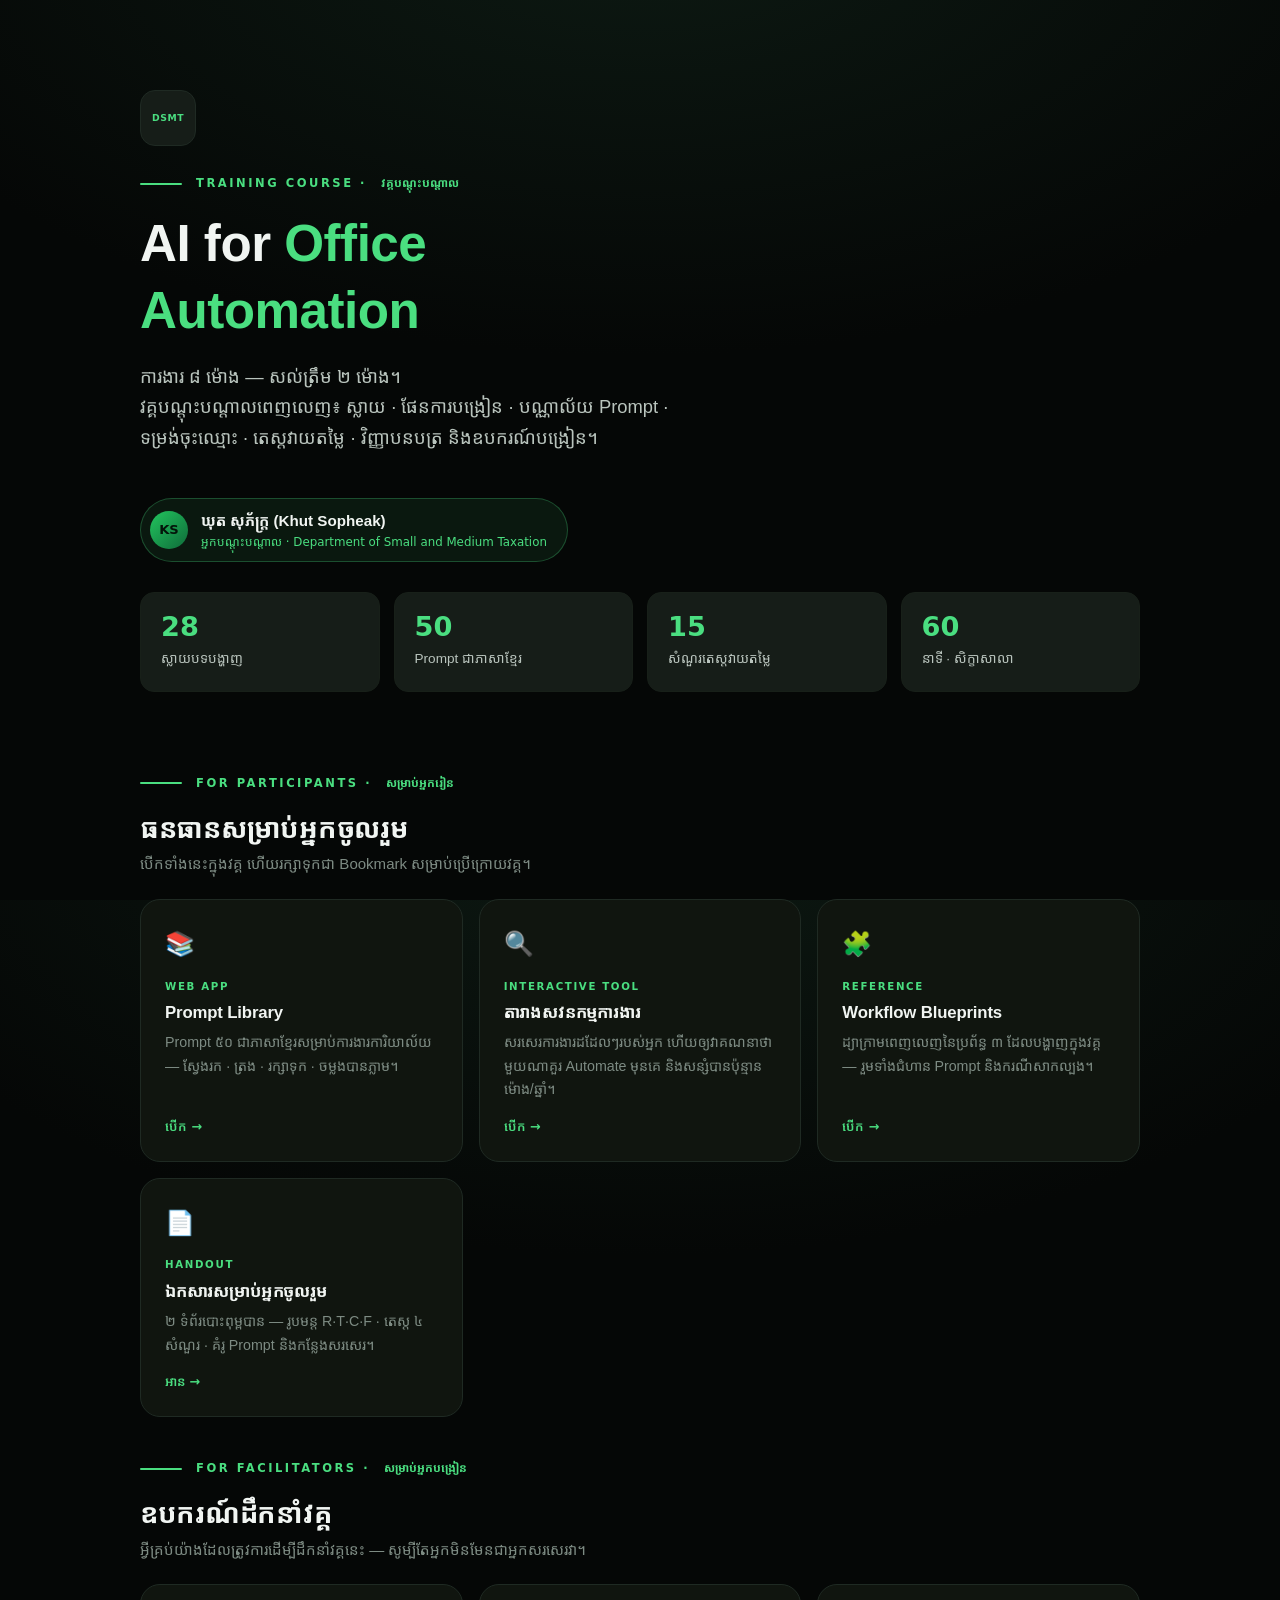
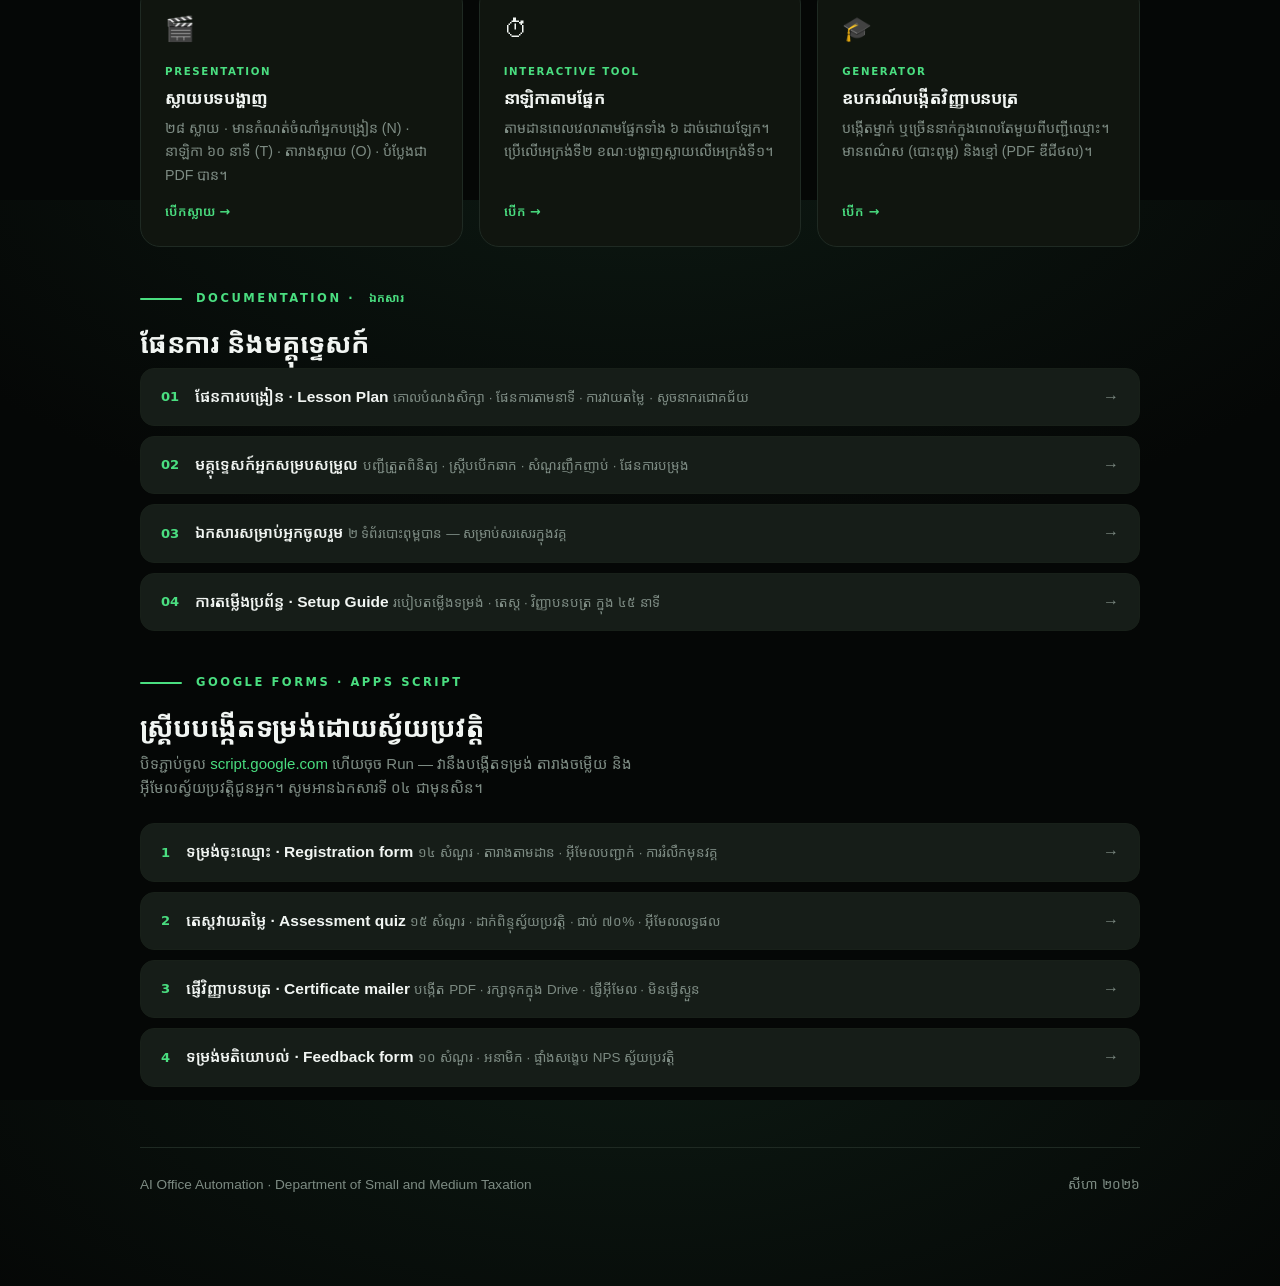
<file: index.html>
<!doctype html>
<html lang="km">
<head>
<meta charset="utf-8">
<meta name="viewport" content="width=device-width, initial-scale=1">
<title>AI Office Automation · DSMT</title>
<meta name="description" content="វគ្គបណ្តុះបណ្តាល AI for Office Automation — ស្លាយ · Prompt Library · ឧបករណ៍បង្រៀន · វិញ្ញាបនបត្រ។">
<link rel="stylesheet" href="assets/theme.css">
<style>
body { overflow-y: auto; }
.wrap { max-width: 1080px; margin: 0 auto; padding: 0 clamp(18px, 4vw, 40px) 90px; }

.hero { padding: clamp(44px, 8vw, 90px) 0 40px; }

.logo-mark {
  width: 56px; height: 56px; border-radius: 15px;
  background: var(--surface-2); border: 1px solid var(--border);
  display: grid; place-items: center;
  font-family: var(--font-latin); font-weight: 800;
  font-size: 0.58rem; letter-spacing: 0.06em; line-height: 1.15;
  color: var(--accent); text-align: center; margin-bottom: 28px;
}

.hero h1 { font-size: clamp(1.9rem, 5.4vw, 3.2rem); max-width: 16ch; margin-bottom: 18px; }
.hero .lead { font-size: clamp(1rem, 2vw, 1.15rem); color: var(--text-2); max-width: 52ch; }

.speaker-chip {
  display: inline-flex; align-items: center; gap: 13px;
  margin-top: 26px; padding: 9px 20px 9px 9px;
  border-radius: 999px;
  background: rgba(74, 222, 128, 0.08);
  border: 1px solid rgba(74, 222, 128, 0.28);
}
.speaker-chip .avatar {
  width: 38px; height: 38px; border-radius: 50%;
  background: linear-gradient(135deg, var(--accent-2), #0f6b3a);
  display: grid; place-items: center;
  font-family: var(--font-latin); font-weight: 800;
  color: #04140a; font-size: 0.82rem;
}
.speaker-chip .name { font-weight: 700; font-size: 0.95rem; }
.speaker-chip .role { font-family: var(--font-latin); font-size: 0.74rem; color: var(--accent); }

/* ---------- Sections ---------- */

.section { padding-top: 42px; }
.section > h2 { font-size: clamp(1.25rem, 2.8vw, 1.7rem); margin-bottom: 6px; }
.section > .note { color: var(--muted); margin: 0 0 22px; max-width: 62ch; font-size: 0.94rem; }

.cards {
  display: grid;
  grid-template-columns: repeat(auto-fill, minmax(280px, 1fr));
  gap: 16px;
}

a.card {
  display: flex; flex-direction: column;
  background: var(--surface);
  border: 1px solid var(--border);
  border-radius: var(--r-lg);
  padding: 24px;
  text-decoration: none;
  color: inherit;
  transition: border-color 0.18s ease, transform 0.18s ease;
}
a.card:hover {
  border-color: var(--accent-dim);
  transform: translateY(-2px);
  text-decoration: none;
}

.card .ico { font-size: 1.5rem; margin-bottom: 14px; }
.card .kind {
  font-family: var(--font-latin);
  font-size: 0.64rem; font-weight: 700;
  letter-spacing: 0.16em; text-transform: uppercase;
  color: var(--accent); margin-bottom: 8px;
}
.card h3 { font-size: 1.05rem; margin-bottom: 7px; }
.card p { font-size: 0.89rem; color: var(--muted); margin: 0 0 14px; }
.card .go {
  margin-top: auto;
  font-family: var(--font-latin);
  font-size: 0.8rem; color: var(--accent); font-weight: 600;
}

/* Doc list */
.doclist { display: grid; gap: 10px; }

a.doc {
  display: grid;
  grid-template-columns: auto 1fr auto;
  gap: 16px; align-items: center;
  padding: 15px 20px;
  background: var(--surface-2);
  border: 1px solid var(--border-soft);
  border-radius: var(--r-md);
  text-decoration: none; color: inherit;
  transition: border-color 0.16s ease;
}
a.doc:hover { border-color: var(--accent-dim); text-decoration: none; }
a.doc .n {
  font-family: var(--font-latin); font-weight: 800;
  color: var(--accent); font-size: 0.82rem;
}
a.doc .t { font-weight: 600; font-size: 0.97rem; }
a.doc .d { font-size: 0.84rem; color: var(--muted); margin-top: 3px; }
a.doc .arrow { color: var(--muted); }

.stats {
  display: grid;
  grid-template-columns: repeat(auto-fit, minmax(140px, 1fr));
  gap: 14px;
  margin-top: 30px;
}
.stat {
  padding: 20px; border-radius: var(--r-md);
  background: var(--surface-2); border: 1px solid var(--border-soft);
}
.stat .v {
  font-family: var(--font-latin); font-size: 1.7rem;
  font-weight: 800; color: var(--accent); line-height: 1;
}
.stat .k { font-size: 0.85rem; color: var(--text-2); margin-top: 8px; }

.foot {
  margin-top: 60px; padding-top: 26px;
  border-top: 1px solid var(--border);
  display: flex; justify-content: space-between; gap: 16px; flex-wrap: wrap;
  font-size: 0.85rem; color: var(--muted);
}
</style>
</head>
<body>

<div class="wrap">

  <header class="hero">
    <div class="logo-mark">DSMT</div>
    <p class="eyebrow">Training Course · <span class="km">វគ្គបណ្តុះបណ្តាល</span></p>
    <h1>AI for <span class="accent">Office Automation</span></h1>
    <p class="lead">
      ការងារ ៨ ម៉ោង — សល់ត្រឹម ២ ម៉ោង។<br>
      វគ្គបណ្តុះបណ្តាលពេញលេញ៖ ស្លាយ · ផែនការបង្រៀន · បណ្ណាល័យ Prompt ·
      ទម្រង់ចុះឈ្មោះ · តេស្តវាយតម្លៃ · វិញ្ញាបនបត្រ និងឧបករណ៍បង្រៀន។
    </p>
    <div class="speaker-chip">
      <div class="avatar">KS</div>
      <div>
        <div class="name">ឃុត សុភ័ក្រ្ត (Khut Sopheak)</div>
        <div class="role">អ្នកបណ្តុះបណ្តាល · Department of Small and Medium Taxation</div>
      </div>
    </div>

    <div class="stats">
      <div class="stat"><div class="v">28</div><div class="k">ស្លាយបទបង្ហាញ</div></div>
      <div class="stat"><div class="v">50</div><div class="k">Prompt ជាភាសាខ្មែរ</div></div>
      <div class="stat"><div class="v">15</div><div class="k">សំណួរតេស្តវាយតម្លៃ</div></div>
      <div class="stat"><div class="v">60</div><div class="k">នាទី · សិក្ខាសាលា</div></div>
    </div>
  </header>

  <!-- ─────────── សម្រាប់អ្នករៀន ─────────── -->
  <section class="section">
    <p class="eyebrow">For participants · <span class="km">សម្រាប់អ្នករៀន</span></p>
    <h2>ធនធានសម្រាប់អ្នកចូលរួម</h2>
    <p class="note">
      បើកទាំងនេះក្នុងវគ្គ ហើយរក្សាទុកជា Bookmark សម្រាប់ប្រើក្រោយវគ្គ។
    </p>

    <div class="cards">
      <a class="card" href="prompt-library/index.html">
        <div class="ico">📚</div>
        <div class="kind">Web app</div>
        <h3>Prompt Library</h3>
        <p>
          Prompt ៥០ ជាភាសាខ្មែរសម្រាប់ការងារការិយាល័យ — ស្វែងរក · ត្រង ·
          រក្សាទុក · ចម្លងបានភ្លាម។
        </p>
        <span class="go">បើក →</span>
      </a>

      <a class="card" href="tools/task-audit.html">
        <div class="ico">🔍</div>
        <div class="kind">Interactive tool</div>
        <h3>តារាងសវនកម្មការងារ</h3>
        <p>
          សរសេរការងារដដែលៗរបស់អ្នក ហើយឲ្យវាគណនាថាមួយណាគួរ Automate មុនគេ
          និងសន្សំបានប៉ុន្មានម៉ោង/ឆ្នាំ។
        </p>
        <span class="go">បើក →</span>
      </a>

      <a class="card" href="tools/workflow-blueprints.html">
        <div class="ico">🧩</div>
        <div class="kind">Reference</div>
        <h3>Workflow Blueprints</h3>
        <p>
          ដ្យាក្រាមពេញលេញនៃប្រព័ន្ធ ៣ ដែលបង្ហាញក្នុងវគ្គ — រួមទាំងជំហាន
          Prompt និងករណីសាកល្បង។
        </p>
        <span class="go">បើក →</span>
      </a>

      <a class="card" href="docs/03-participant-handout.md">
        <div class="ico">📄</div>
        <div class="kind">Handout</div>
        <h3>ឯកសារសម្រាប់អ្នកចូលរួម</h3>
        <p>
          ២ ទំព័របោះពុម្ពបាន — រូបមន្ត R·T·C·F · តេស្ត ៤ សំណួរ · គំរូ Prompt
          និងកន្លែងសរសេរ។
        </p>
        <span class="go">អាន →</span>
      </a>
    </div>
  </section>

  <!-- ─────────── សម្រាប់អ្នកបង្រៀន ─────────── -->
  <section class="section">
    <p class="eyebrow">For facilitators · <span class="km">សម្រាប់អ្នកបង្រៀន</span></p>
    <h2>ឧបករណ៍ដឹកនាំវគ្គ</h2>
    <p class="note">
      អ្វីគ្រប់យ៉ាងដែលត្រូវការដើម្បីដឹកនាំវគ្គនេះ — សូម្បីតែអ្នកមិនមែនជាអ្នកសរសេរវា។
    </p>

    <div class="cards">
      <a class="card" href="slides/index.html">
        <div class="ico">🎬</div>
        <div class="kind">Presentation</div>
        <h3>ស្លាយបទបង្ហាញ</h3>
        <p>
          ២៨ ស្លាយ · មានកំណត់ចំណាំអ្នកបង្រៀន (N) · នាឡិកា ៦០ នាទី (T) ·
          តារាងស្លាយ (O) · បំប្លែងជា PDF បាន។
        </p>
        <span class="go">បើកស្លាយ →</span>
      </a>

      <a class="card" href="tools/timer.html">
        <div class="ico">⏱</div>
        <div class="kind">Interactive tool</div>
        <h3>នាឡិកាតាមផ្នែក</h3>
        <p>
          តាមដានពេលវេលាតាមផ្នែកទាំង ៦ ដាច់ដោយឡែក។ ប្រើលើអេក្រង់ទី២
          ខណៈបង្ហាញស្លាយលើអេក្រង់ទី១។
        </p>
        <span class="go">បើក →</span>
      </a>

      <a class="card" href="certificate/index.html">
        <div class="ico">🎓</div>
        <div class="kind">Generator</div>
        <h3>ឧបករណ៍បង្កើតវិញ្ញាបនបត្រ</h3>
        <p>
          បង្កើតម្នាក់ ឬច្រើននាក់ក្នុងពេលតែមួយពីបញ្ជីឈ្មោះ។
          មានពណ៌ស (បោះពុម្ព) និងខ្មៅ (PDF ឌីជីថល)។
        </p>
        <span class="go">បើក →</span>
      </a>
    </div>
  </section>

  <!-- ─────────── ឯកសារ ─────────── -->
  <section class="section">
    <p class="eyebrow">Documentation · <span class="km">ឯកសារ</span></p>
    <h2>ផែនការ និងមគ្គុទ្ទេសក៍</h2>

    <div class="doclist">
      <a class="doc" href="docs/01-lesson-plan.md">
        <span class="n">01</span>
        <span>
          <span class="t">ផែនការបង្រៀន · Lesson Plan</span>
          <span class="d">គោលបំណងសិក្សា · ផែនការតាមនាទី · ការវាយតម្លៃ · សូចនាករជោគជ័យ</span>
        </span>
        <span class="arrow">→</span>
      </a>

      <a class="doc" href="docs/02-facilitator-guide.md">
        <span class="n">02</span>
        <span>
          <span class="t">មគ្គុទ្ទេសក៍អ្នកសម្របសម្រួល</span>
          <span class="d">បញ្ជីត្រួតពិនិត្យ · ស្គ្រីបបើកឆាក · សំណួរញឹកញាប់ · ផែនការបម្រុង</span>
        </span>
        <span class="arrow">→</span>
      </a>

      <a class="doc" href="docs/03-participant-handout.md">
        <span class="n">03</span>
        <span>
          <span class="t">ឯកសារសម្រាប់អ្នកចូលរួម</span>
          <span class="d">២ ទំព័របោះពុម្ពបាន — សម្រាប់សរសេរក្នុងវគ្គ</span>
        </span>
        <span class="arrow">→</span>
      </a>

      <a class="doc" href="docs/04-setup-guide.md">
        <span class="n">04</span>
        <span>
          <span class="t">ការតម្លើងប្រព័ន្ធ · Setup Guide</span>
          <span class="d">របៀបតម្លើងទម្រង់ · តេស្ត · វិញ្ញាបនបត្រ ក្នុង ៤៥ នាទី</span>
        </span>
        <span class="arrow">→</span>
      </a>
    </div>
  </section>

  <!-- ─────────── ស្គ្រីប ─────────── -->
  <section class="section">
    <p class="eyebrow">Google Forms · Apps Script</p>
    <h2>ស្គ្រីបបង្កើតទម្រង់ដោយស្វ័យប្រវត្តិ</h2>
    <p class="note">
      បិទភ្ជាប់ចូល <a href="https://script.google.com">script.google.com</a> ហើយចុច Run —
      វានឹងបង្កើតទម្រង់ តារាងចម្លើយ និងអ៊ីមែលស្វ័យប្រវត្តិជូនអ្នក។
      សូមអានឯកសារទី ០៤ ជាមុនសិន។
    </p>

    <div class="doclist">
      <a class="doc" href="apps-script/1-registration-form.gs">
        <span class="n">1</span>
        <span>
          <span class="t">ទម្រង់ចុះឈ្មោះ · Registration form</span>
          <span class="d">១៤ សំណួរ · តារាងតាមដាន · អ៊ីមែលបញ្ជាក់ · ការរំលឹកមុនវគ្គ</span>
        </span>
        <span class="arrow">→</span>
      </a>

      <a class="doc" href="apps-script/2-assessment-quiz.gs">
        <span class="n">2</span>
        <span>
          <span class="t">តេស្តវាយតម្លៃ · Assessment quiz</span>
          <span class="d">១៥ សំណួរ · ដាក់ពិន្ទុស្វ័យប្រវត្តិ · ជាប់ ៧០% · អ៊ីមែលលទ្ធផល</span>
        </span>
        <span class="arrow">→</span>
      </a>

      <a class="doc" href="apps-script/3-certificate-mailer.gs">
        <span class="n">3</span>
        <span>
          <span class="t">ផ្ញើវិញ្ញាបនបត្រ · Certificate mailer</span>
          <span class="d">បង្កើត PDF · រក្សាទុកក្នុង Drive · ផ្ញើអ៊ីមែល · មិនផ្ញើស្ទួន</span>
        </span>
        <span class="arrow">→</span>
      </a>

      <a class="doc" href="apps-script/4-feedback-form.gs">
        <span class="n">4</span>
        <span>
          <span class="t">ទម្រង់មតិយោបល់ · Feedback form</span>
          <span class="d">១០ សំណួរ · អនាមិក · ផ្ទាំងសង្ខេប NPS ស្វ័យប្រវត្តិ</span>
        </span>
        <span class="arrow">→</span>
      </a>
    </div>
  </section>

  <footer class="foot">
    <div>AI Office Automation · Department of Small and Medium Taxation</div>
    <div>សីហា ២០២៦</div>
  </footer>

</div>
</body>
</html>
</file>
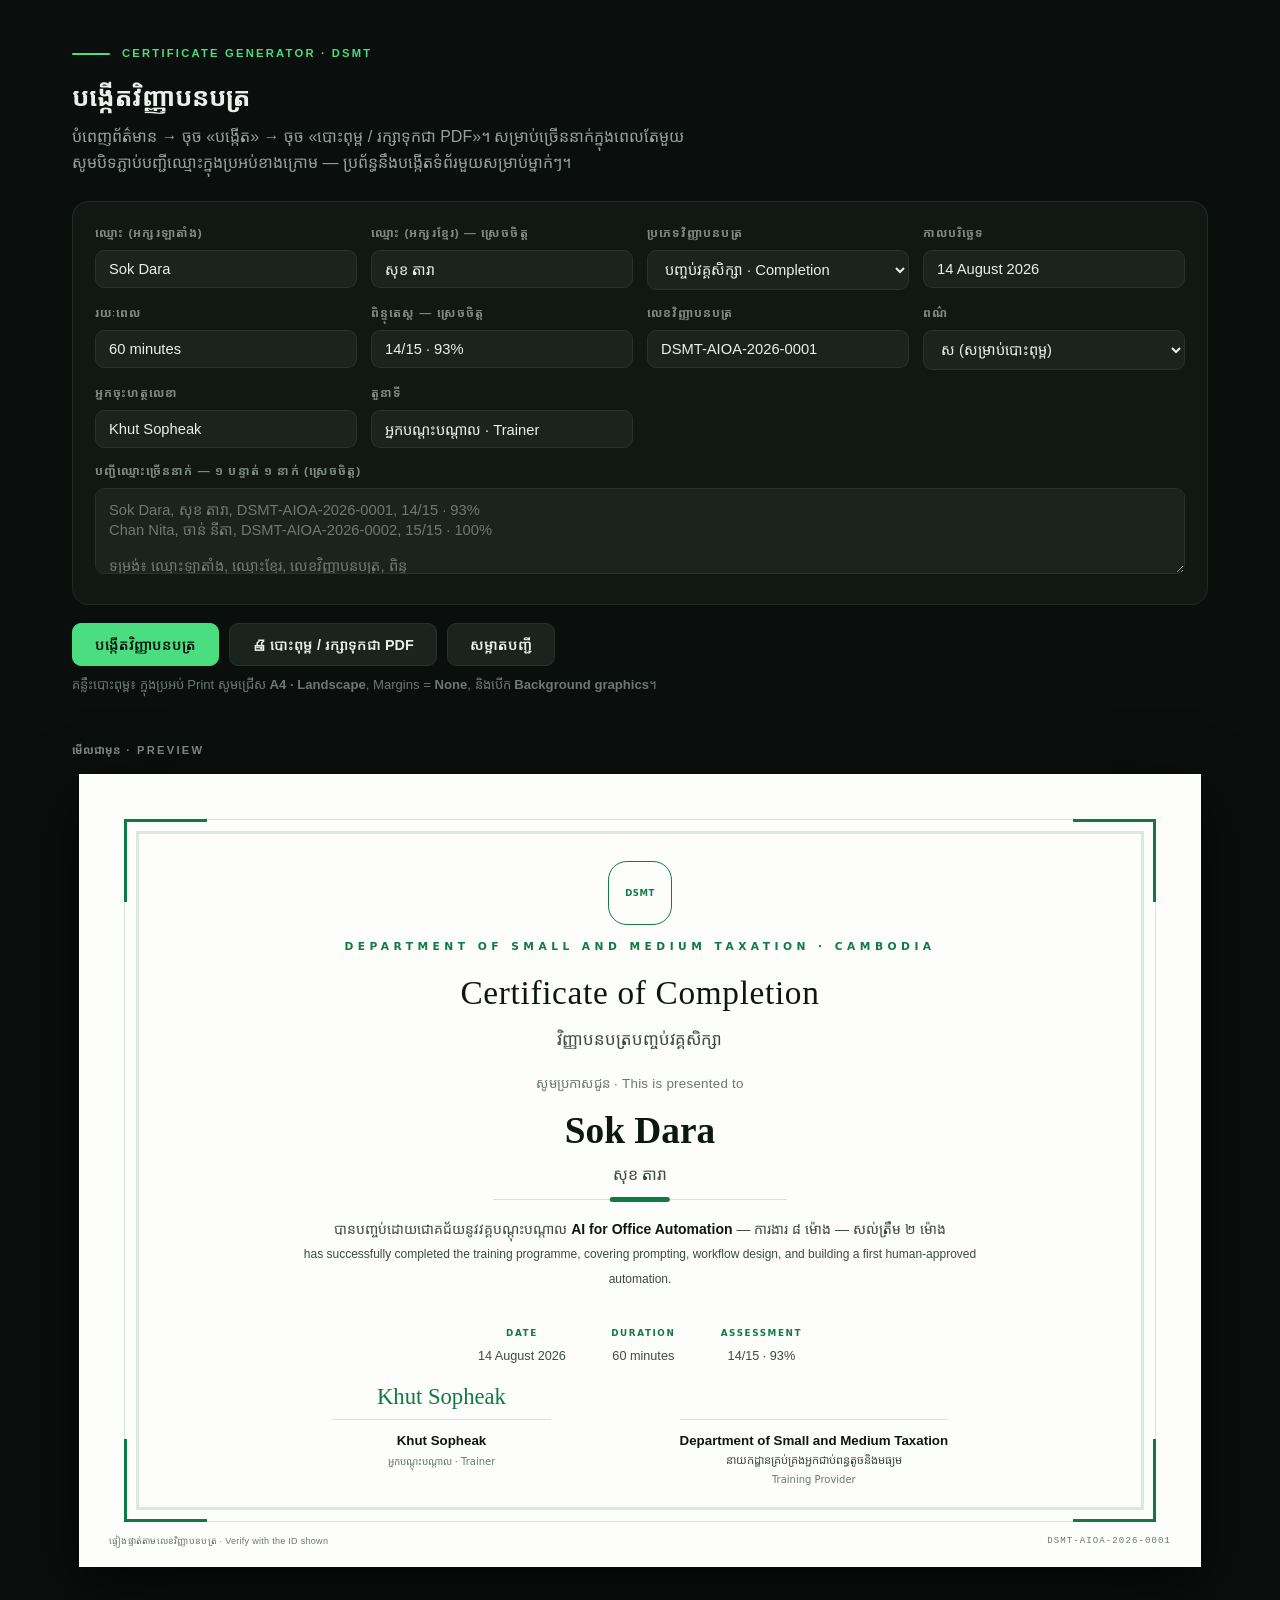
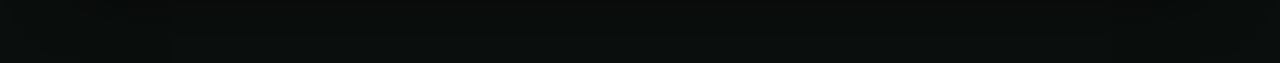
<file: certificate/index.html>
<!doctype html>
<html lang="km">
<head>
<meta charset="utf-8">
<meta name="viewport" content="width=device-width, initial-scale=1">
<title>Certificate Generator · AI Office Automation</title>
<meta name="description" content="បង្កើតវិញ្ញាបនបត្រសម្រាប់អ្នកចូលរួមវគ្គ AI Office Automation · នាយកដ្ឋានគ្រប់គ្រងអ្នកជាប់ពន្ធតូចនិងមធ្យម។">
<style>
/* ============================================================
   Certificate generator — self-contained.
   Screen: control panel + live preview.
   Print:  A4 landscape, one certificate per page.
   ============================================================ */

/* Bundled Khmer face — see assets/theme.css for why this ships with
   the repo rather than relying on the machine having one. */
@font-face {
  font-family: "AIOA Khmer";
  src: url("../assets/fonts/noto-sans-khmer.woff2") format("woff2");
  font-weight: 100 900;
  font-style: normal;
  font-display: swap;
  unicode-range: U+1780-17FF, U+19E0-19FF, U+200C-200D, U+25CC;
}

:root {
  --ink:      #0d1712;
  --ink-2:    #3d4a43;
  --ink-3:    #6b7873;
  --gold:     #0f7a44;
  --accent:   #16a34a;
  --paper:    #fdfdfb;
  --edge:     #d9e2dc;
  --font-km:  "AIOA Khmer", "Noto Sans Khmer", "Kantumruy Pro",
              "Khmer UI", "Khmer Sangam MN", "Khmer MN",
              "Khmer OS Battambang", "Khmer OS", sans-serif;
  --font-en:  "AIOA Khmer", "Georgia", "Times New Roman", serif;
  --font-ui:  var(--font-km), "Inter", system-ui, sans-serif;
}

* { box-sizing: border-box; }

body {
  margin: 0;
  background: #0a0e0c;
  color: #e9f0eb;
  font-family: var(--font-ui);
  line-height: 1.6;
}

/* ---------------- Control panel ---------------- */

.panel {
  max-width: 1180px;
  margin: 0 auto;
  padding: 34px 22px 10px;
}

.panel h1 {
  font-size: 1.6rem;
  margin: 0 0 6px;
}

.panel .lead {
  color: #93a19a;
  margin: 0 0 26px;
  max-width: 70ch;
}

.eyebrow {
  display: flex; align-items: center; gap: 12px;
  font-size: 0.7rem; font-weight: 700; letter-spacing: 0.2em;
  text-transform: uppercase; color: #4ade80; margin-bottom: 14px;
}
.eyebrow::before {
  content: ""; width: 38px; height: 2px; background: #4ade80; border-radius: 2px;
}

.fields {
  display: grid;
  grid-template-columns: repeat(auto-fit, minmax(230px, 1fr));
  gap: 14px;
  background: #111814;
  border: 1px solid #1f2a24;
  border-radius: 16px;
  padding: 22px;
}

.field label {
  display: block;
  font-size: 0.74rem;
  font-weight: 700;
  letter-spacing: 0.09em;
  text-transform: uppercase;
  color: #7d8b83;
  margin-bottom: 7px;
}

.field input,
.field select,
.field textarea {
  width: 100%;
  padding: 10px 13px;
  border-radius: 9px;
  background: #1a231d;
  border: 1px solid #26332c;
  color: #e9f0eb;
  font-family: var(--font-ui);
  font-size: 0.92rem;
  outline: none;
}

.field input:focus,
.field select:focus,
.field textarea:focus { border-color: #4ade80; }

.field textarea { resize: vertical; min-height: 86px; }
.field.wide { grid-column: 1 / -1; }

.actions {
  display: flex; gap: 10px; flex-wrap: wrap;
  margin: 18px 0 8px;
}

.btn {
  padding: 11px 22px;
  border-radius: 9px;
  border: 1px solid #26332c;
  background: #1a231d;
  color: #e9f0eb;
  font-family: var(--font-ui);
  font-weight: 600;
  font-size: 0.9rem;
  cursor: pointer;
}
.btn:hover { border-color: #4ade80; }
.btn-primary { background: #4ade80; border-color: #4ade80; color: #04140a; }
.btn-primary:hover { background: #6ee79b; }

.hint {
  font-size: 0.82rem;
  color: #6b7873;
  margin: 6px 0 0;
}

.stage {
  max-width: 1180px;
  margin: 0 auto;
  padding: 26px 22px 70px;
}

.stage-label {
  font-size: 0.7rem; font-weight: 700; letter-spacing: 0.2em;
  text-transform: uppercase; color: #7d8b83; margin-bottom: 14px;
}

/* Khmer opts out of tracking/uppercasing — see assets/theme.css */
.km { font-family: var(--font-km); letter-spacing: normal; text-transform: none; }

/* ---------------- Certificate ---------------- */

.sheet {
  width: 297mm;
  height: 210mm;
  max-width: 100%;
  margin: 0 auto 26px;
  background: var(--paper);
  color: var(--ink);
  position: relative;
  overflow: hidden;
  box-shadow: 0 22px 60px rgba(0, 0, 0, 0.55);
  /* Scale to fit narrow screens without breaking print size */
  transform-origin: top center;
}

.sheet.theme-dark {
  --ink:   #f2f7f3;
  --ink-2: #b7c5bd;
  --ink-3: #7f8d86;
  --paper: #0a0f0c;
  --edge:  #1e2b24;
  --gold:  #4ade80;
}

/* Decorative frame */
.frame {
  position: absolute;
  inset: 12mm;
  border: 1px solid var(--edge);
}

.frame::before {
  content: "";
  position: absolute;
  inset: 3mm;
  border: 3px solid var(--gold);
  opacity: 0.14;
}

/* Corner accents */
.corner {
  position: absolute;
  width: 22mm; height: 22mm;
  border: 0 solid var(--gold);
}
.corner.tl { top: -1px; left: -1px;   border-top-width: 3px; border-left-width: 3px; }
.corner.tr { top: -1px; right: -1px;  border-top-width: 3px; border-right-width: 3px; }
.corner.bl { bottom: -1px; left: -1px;  border-bottom-width: 3px; border-left-width: 3px; }
.corner.br { bottom: -1px; right: -1px; border-bottom-width: 3px; border-right-width: 3px; }

.content {
  position: absolute;
  inset: 12mm;
  padding: 11mm 20mm 9mm;
  display: flex;
  flex-direction: column;
  align-items: center;
  text-align: center;
}

.crest {
  width: 17mm; height: 17mm;
  border-radius: 5mm;
  border: 1.5px solid var(--gold);
  display: grid; place-items: center;
  font-family: "AIOA Khmer", "Inter", system-ui, sans-serif;
  font-weight: 800;
  font-size: 6.4pt;
  letter-spacing: 0.06em;
  line-height: 1.2;
  color: var(--gold);
  margin-bottom: 3.5mm;
  flex: none;
}

.cert-kicker {
  font-family: "AIOA Khmer", "Inter", system-ui, sans-serif;
  font-size: 8pt;
  font-weight: 700;
  letter-spacing: 0.42em;
  text-transform: uppercase;
  color: var(--gold);
  margin-bottom: 3mm;
}

.cert-title {
  font-family: var(--font-en);
  font-size: 25pt;
  font-weight: 400;
  letter-spacing: 0.02em;
  margin: 0 0 2mm;
  color: var(--ink);
}

.cert-title-km {
  font-size: 12.5pt;
  color: var(--ink-2);
  margin: 0 0 5mm;
}

.presented {
  font-size: 10pt;
  color: var(--ink-3);
  margin-bottom: 4mm;
  letter-spacing: 0.02em;
}

.recipient {
  font-family: var(--font-en);
  font-size: 28pt;
  font-weight: 700;
  color: var(--ink);
  line-height: 1.2;
  margin: 0 0 2mm;
  padding: 0 6mm;
  word-break: break-word;
}

.recipient-km {
  font-size: 12pt;
  color: var(--ink-2);
  margin: 0 0 3mm;
  min-height: 1em;
}

.rule {
  width: 78mm;
  height: 1px;
  background: var(--edge);
  margin: 0 0 4.5mm;
  position: relative;
}
.rule::after {
  content: "";
  position: absolute;
  left: 50%; top: -2px;
  transform: translateX(-50%);
  width: 16mm; height: 5px;
  background: var(--gold);
  border-radius: 3px;
}

.citation {
  font-size: 10.5pt;
  color: var(--ink-2);
  max-width: 190mm;
  line-height: 1.75;
  margin: 0 0 3mm;
}

.course-name {
  font-weight: 700;
  color: var(--ink);
}

.meta-row {
  display: flex;
  gap: 12mm;
  justify-content: center;
  flex-wrap: wrap;
  margin-top: auto;
  padding-top: 6mm;
  font-size: 8.5pt;
  color: var(--ink-3);
}

.meta-row .m-label {
  font-family: "AIOA Khmer", "Inter", system-ui, sans-serif;
  font-size: 6.6pt;
  font-weight: 700;
  letter-spacing: 0.18em;
  text-transform: uppercase;
  color: var(--gold);
  margin-bottom: 1.5mm;
}

.meta-row .m-value { color: var(--ink-2); font-size: 9.5pt; }

.signatures {
  display: flex;
  justify-content: center;
  gap: 34mm;
  width: 100%;
  margin-top: 5mm;
  flex-wrap: wrap;
}

.sig { min-width: 58mm; }

.sig .line {
  border-top: 1px solid var(--edge);
  padding-top: 2.5mm;
}

.sig .sig-name {
  font-weight: 700;
  font-size: 10pt;
  color: var(--ink);
}

.sig .sig-name-km {
  font-family: var(--font-km);
  font-size: 8.5pt;
  color: var(--ink-2);
  line-height: 1.4;
  margin-top: 0.6mm;
}

.sig .sig-role {
  font-family: "AIOA Khmer", "Inter", system-ui, sans-serif;
  font-size: 7.5pt;
  color: var(--ink-3);
  /* No tracking: this label takes free text and may contain Khmer. */
  letter-spacing: normal;
  margin-top: 0.8mm;
}

.sig .scribble {
  font-family: "AIOA Khmer", "Segoe Script", "Brush Script MT", cursive;
  font-size: 17pt;
  color: var(--gold);
  height: 9mm;
  display: flex;
  align-items: flex-end;
  justify-content: center;
  padding-bottom: 1mm;
}

.cert-id {
  position: absolute;
  bottom: 5mm;
  right: 8mm;
  font-family: "AIOA Khmer", "Inter", ui-monospace, monospace;
  font-size: 6.8pt;
  letter-spacing: 0.12em;
  color: var(--ink-3);
}

.verify-note {
  position: absolute;
  bottom: 5mm;
  left: 8mm;
  font-size: 6.8pt;
  color: var(--ink-3);
  letter-spacing: 0.03em;
}

/* ---------------- Print ---------------- */

@page {
  size: A4 landscape;
  margin: 0;
}

@media print {
  body { background: #fff; }
  .panel, .stage-label, .no-print { display: none !important; }
  .stage { padding: 0; max-width: none; }
  .sheet {
    box-shadow: none;
    margin: 0;
    page-break-after: always;
    break-after: page;
    transform: none !important;
    width: 297mm;
    height: 210mm;
  }
  .sheet:last-child { page-break-after: auto; break-after: auto; }
}

@media (max-width: 1140px) {
  .sheet { transform: scale(0.62); margin-bottom: -70mm; }
}
@media (max-width: 700px) {
  .sheet { transform: scale(0.36); margin-bottom: -128mm; }
}
</style>
</head>
<body>

<div class="panel no-print">
  <p class="eyebrow">Certificate Generator · DSMT</p>
  <h1>បង្កើតវិញ្ញាបនបត្រ</h1>
  <p class="lead">
    បំពេញព័ត៌មាន → ចុច «បង្កើត» → ចុច «បោះពុម្ព / រក្សាទុកជា PDF»។
    សម្រាប់ច្រើននាក់ក្នុងពេលតែមួយ សូមបិទភ្ជាប់បញ្ជីឈ្មោះក្នុងប្រអប់ខាងក្រោម —
    ប្រព័ន្ធនឹងបង្កើតទំព័រមួយសម្រាប់ម្នាក់ៗ។
  </p>

  <div class="fields">
    <div class="field">
      <label for="fName">ឈ្មោះ (អក្សរឡាតាំង)</label>
      <input id="fName" type="text" value="Sok Dara" placeholder="Sok Dara">
    </div>
    <div class="field">
      <label for="fNameKm">ឈ្មោះ (អក្សរខ្មែរ) — ស្រេចចិត្ត</label>
      <input id="fNameKm" type="text" value="សុខ តារា" placeholder="សុខ តារា">
    </div>
    <div class="field">
      <label for="fType">ប្រភេទវិញ្ញាបនបត្រ</label>
      <select id="fType">
        <option value="completion">បញ្ចប់វគ្គសិក្សា · Completion</option>
        <option value="attendance">ចូលរួមសិក្ខាសាលា · Attendance</option>
        <option value="excellence">ស័ក្តិសមឧត្តមភាព · Excellence</option>
      </select>
    </div>
    <div class="field">
      <label for="fDate">កាលបរិច្ឆេទ</label>
      <input id="fDate" type="text" value="14 August 2026" placeholder="14 August 2026">
    </div>
    <div class="field">
      <label for="fHours">រយៈពេល</label>
      <input id="fHours" type="text" value="60 minutes" placeholder="18 hours">
    </div>
    <div class="field">
      <label for="fScore">ពិន្ទុតេស្ត — ស្រេចចិត្ត</label>
      <input id="fScore" type="text" value="14/15 · 93%" placeholder="14/15 · 93%">
    </div>
    <div class="field">
      <label for="fId">លេខវិញ្ញាបនបត្រ</label>
      <input id="fId" type="text" value="DSMT-AIOA-2026-0001">
    </div>
    <div class="field">
      <label for="fTheme">ពណ៌</label>
      <select id="fTheme">
        <option value="light">ស (សម្រាប់បោះពុម្ព)</option>
        <option value="dark">ខ្មៅ (សម្រាប់ PDF ឌីជីថល)</option>
      </select>
    </div>
    <div class="field">
      <label for="fSigner">អ្នកចុះហត្ថលេខា</label>
      <input id="fSigner" type="text" value="Khut Sopheak">
    </div>
    <div class="field">
      <label for="fSignerRole">តួនាទី</label>
      <input id="fSignerRole" type="text" value="អ្នកបណ្តុះបណ្តាល · Trainer">
    </div>
    <div class="field wide">
      <label for="fBatch">បញ្ជីឈ្មោះច្រើននាក់ — ១ បន្ទាត់ ១ នាក់ (ស្រេចចិត្ត)</label>
      <textarea id="fBatch" placeholder="Sok Dara, សុខ តារា, DSMT-AIOA-2026-0001, 14/15 · 93%&#10;Chan Nita, ចាន់ នីតា, DSMT-AIOA-2026-0002, 15/15 · 100%&#10;&#10;ទម្រង់៖ ឈ្មោះឡាតាំង, ឈ្មោះខ្មែរ, លេខវិញ្ញាបនបត្រ, ពិន្ទុ&#10;បំពេញតែឈ្មោះឡាតាំងក៏បានដែរ — លេខនឹងបង្កើតដោយស្វ័យប្រវត្តិ។"></textarea>
    </div>
  </div>

  <div class="actions">
    <button class="btn btn-primary" id="btnBuild">បង្កើតវិញ្ញាបនបត្រ</button>
    <button class="btn" id="btnPrint">🖨 បោះពុម្ព / រក្សាទុកជា PDF</button>
    <button class="btn" id="btnClear">សម្អាតបញ្ជី</button>
  </div>
  <p class="hint">
    គន្លឹះបោះពុម្ព៖ ក្នុងប្រអប់ Print សូមជ្រើស <strong>A4 · Landscape</strong>,
    Margins = <strong>None</strong>, និងបើក <strong>Background graphics</strong>។
  </p>
</div>

<div class="stage">
  <p class="stage-label no-print"><span class="km">មើលជាមុន</span> · Preview</p>
  <div id="output"></div>
</div>

<script>
(function () {
  'use strict';

  var TYPES = {
    completion: {
      en: 'Certificate of Completion',
      km: 'វិញ្ញាបនបត្របញ្ចប់វគ្គសិក្សា',
      citation: 'បានបញ្ចប់ដោយជោគជ័យនូវវគ្គបណ្តុះបណ្តាល',
      citationEn: 'has successfully completed the training programme'
    },
    attendance: {
      en: 'Certificate of Attendance',
      km: 'វិញ្ញាបនបត្រចូលរួម',
      citation: 'បានចូលរួមពេញលេញក្នុងសិក្ខាសាលា',
      citationEn: 'attended the full workshop'
    },
    excellence: {
      en: 'Certificate of Excellence',
      km: 'វិញ្ញាបនបត្រស័ក្តិសមឧត្តមភាព',
      citation: 'បានបញ្ចប់ដោយលទ្ធផលឆ្នើមនូវវគ្គបណ្តុះបណ្តាល',
      citationEn: 'completed with distinction the training programme'
    }
  };

  var COURSE = 'AI for Office Automation';
  var COURSE_KM = 'ការងារ ៨ ម៉ោង — សល់ត្រឹម ២ ម៉ោង';

  function el(id) { return document.getElementById(id); }

  function esc(s) {
    return String(s == null ? '' : s)
      .replace(/&/g, '&amp;').replace(/</g, '&lt;')
      .replace(/>/g, '&gt;').replace(/"/g, '&quot;');
  }

  function pad(n) { return String(n).padStart(4, '0'); }

  function certHtml(data) {
    var t = TYPES[data.type] || TYPES.completion;

    return '' +
    '<div class="sheet theme-' + esc(data.theme) + '">' +
      '<div class="frame">' +
        '<span class="corner tl"></span><span class="corner tr"></span>' +
        '<span class="corner bl"></span><span class="corner br"></span>' +
      '</div>' +
      '<div class="content">' +
        '<div class="crest">DSMT</div>' +
        '<div class="cert-kicker">Department of Small and Medium Taxation · Cambodia</div>' +
        '<h1 class="cert-title">' + esc(t.en) + '</h1>' +
        '<div class="cert-title-km">' + esc(t.km) + '</div>' +

        '<div class="presented">សូមប្រកាសជូន · This is presented to</div>' +
        '<div class="recipient">' + esc(data.name || '—') + '</div>' +
        '<div class="recipient-km">' + esc(data.nameKm || '') + '</div>' +
        '<div class="rule"></div>' +

        '<p class="citation">' +
          esc(t.citation) + ' <span class="course-name">' + esc(COURSE) + '</span> — ' +
          esc(COURSE_KM) + '<br>' +
          '<span style="font-size:9pt">' + esc(t.citationEn) +
          ', covering prompting, workflow design, and building a first ' +
          'human-approved automation.</span>' +
        '</p>' +

        '<div class="meta-row">' +
          '<div><div class="m-label">Date</div>' +
            '<div class="m-value">' + esc(data.date) + '</div></div>' +
          '<div><div class="m-label">Duration</div>' +
            '<div class="m-value">' + esc(data.hours) + '</div></div>' +
          (data.score
            ? '<div><div class="m-label">Assessment</div>' +
              '<div class="m-value">' + esc(data.score) + '</div></div>'
            : '') +
        '</div>' +

        '<div class="signatures">' +
          '<div class="sig">' +
            '<div class="scribble">' + esc(data.signer) + '</div>' +
            '<div class="line">' +
              '<div class="sig-name">' + esc(data.signer) + '</div>' +
              '<div class="sig-role">' + esc(data.signerRole) + '</div>' +
            '</div>' +
          '</div>' +
          '<div class="sig">' +
            '<div class="scribble">&nbsp;</div>' +
            '<div class="line">' +
              '<div class="sig-name">Department of Small and Medium Taxation</div>' +
            '<div class="sig-name-km">នាយកដ្ឋានគ្រប់គ្រងអ្នកជាប់ពន្ធតូចនិងមធ្យម</div>' +
              '<div class="sig-role">Training Provider</div>' +
            '</div>' +
          '</div>' +
        '</div>' +
      '</div>' +
      '<div class="verify-note">ផ្ទៀងផ្ទាត់តាមលេខវិញ្ញាបនបត្រ · Verify with the ID shown</div>' +
      '<div class="cert-id">' + esc(data.id) + '</div>' +
    '</div>';
  }

  function readForm() {
    return {
      name:       el('fName').value.trim(),
      nameKm:     el('fNameKm').value.trim(),
      type:       el('fType').value,
      date:       el('fDate').value.trim(),
      hours:      el('fHours').value.trim(),
      score:      el('fScore').value.trim(),
      id:         el('fId').value.trim(),
      theme:      el('fTheme').value,
      signer:     el('fSigner').value.trim(),
      signerRole: el('fSignerRole').value.trim()
    };
  }

  /**
   * Batch lines look like:
   *   Latin name, Khmer name, Cert ID, Score
   * Only the first field is required; the rest fall back to the form.
   */
  function parseBatch(text, base) {
    var lines = text.split('\n')
      .map(function (l) { return l.trim(); })
      .filter(function (l) { return l.length > 0; });

    var year = (base.date.match(/\b(20\d{2})\b/) || [])[1] || '2026';

    return lines.map(function (line, i) {
      var parts = line.split(',').map(function (p) { return p.trim(); });
      return {
        name:       parts[0] || base.name,
        nameKm:     parts[1] || '',
        id:         parts[2] || ('DSMT-AIOA-' + year + '-' + pad(i + 1)),
        score:      parts[3] !== undefined ? parts[3] : base.score,
        type:       base.type,
        date:       base.date,
        hours:      base.hours,
        theme:      base.theme,
        signer:     base.signer,
        signerRole: base.signerRole
      };
    });
  }

  function build() {
    var base = readForm();
    var batchText = el('fBatch').value.trim();
    var rows = batchText ? parseBatch(batchText, base) : [base];

    el('output').innerHTML = rows.map(certHtml).join('');
  }

  el('btnBuild').addEventListener('click', build);
  el('btnPrint').addEventListener('click', function () { window.print(); });
  el('btnClear').addEventListener('click', function () {
    el('fBatch').value = '';
    build();
  });

  // Live preview while typing single-certificate fields
  ['fName', 'fNameKm', 'fType', 'fDate', 'fHours', 'fScore', 'fId',
   'fTheme', 'fSigner', 'fSignerRole'].forEach(function (id) {
    el(id).addEventListener('input', function () {
      if (!el('fBatch').value.trim()) build();
    });
    el(id).addEventListener('change', function () {
      if (!el('fBatch').value.trim()) build();
    });
  });

  build();
})();
</script>
</body>
</html>
</file>
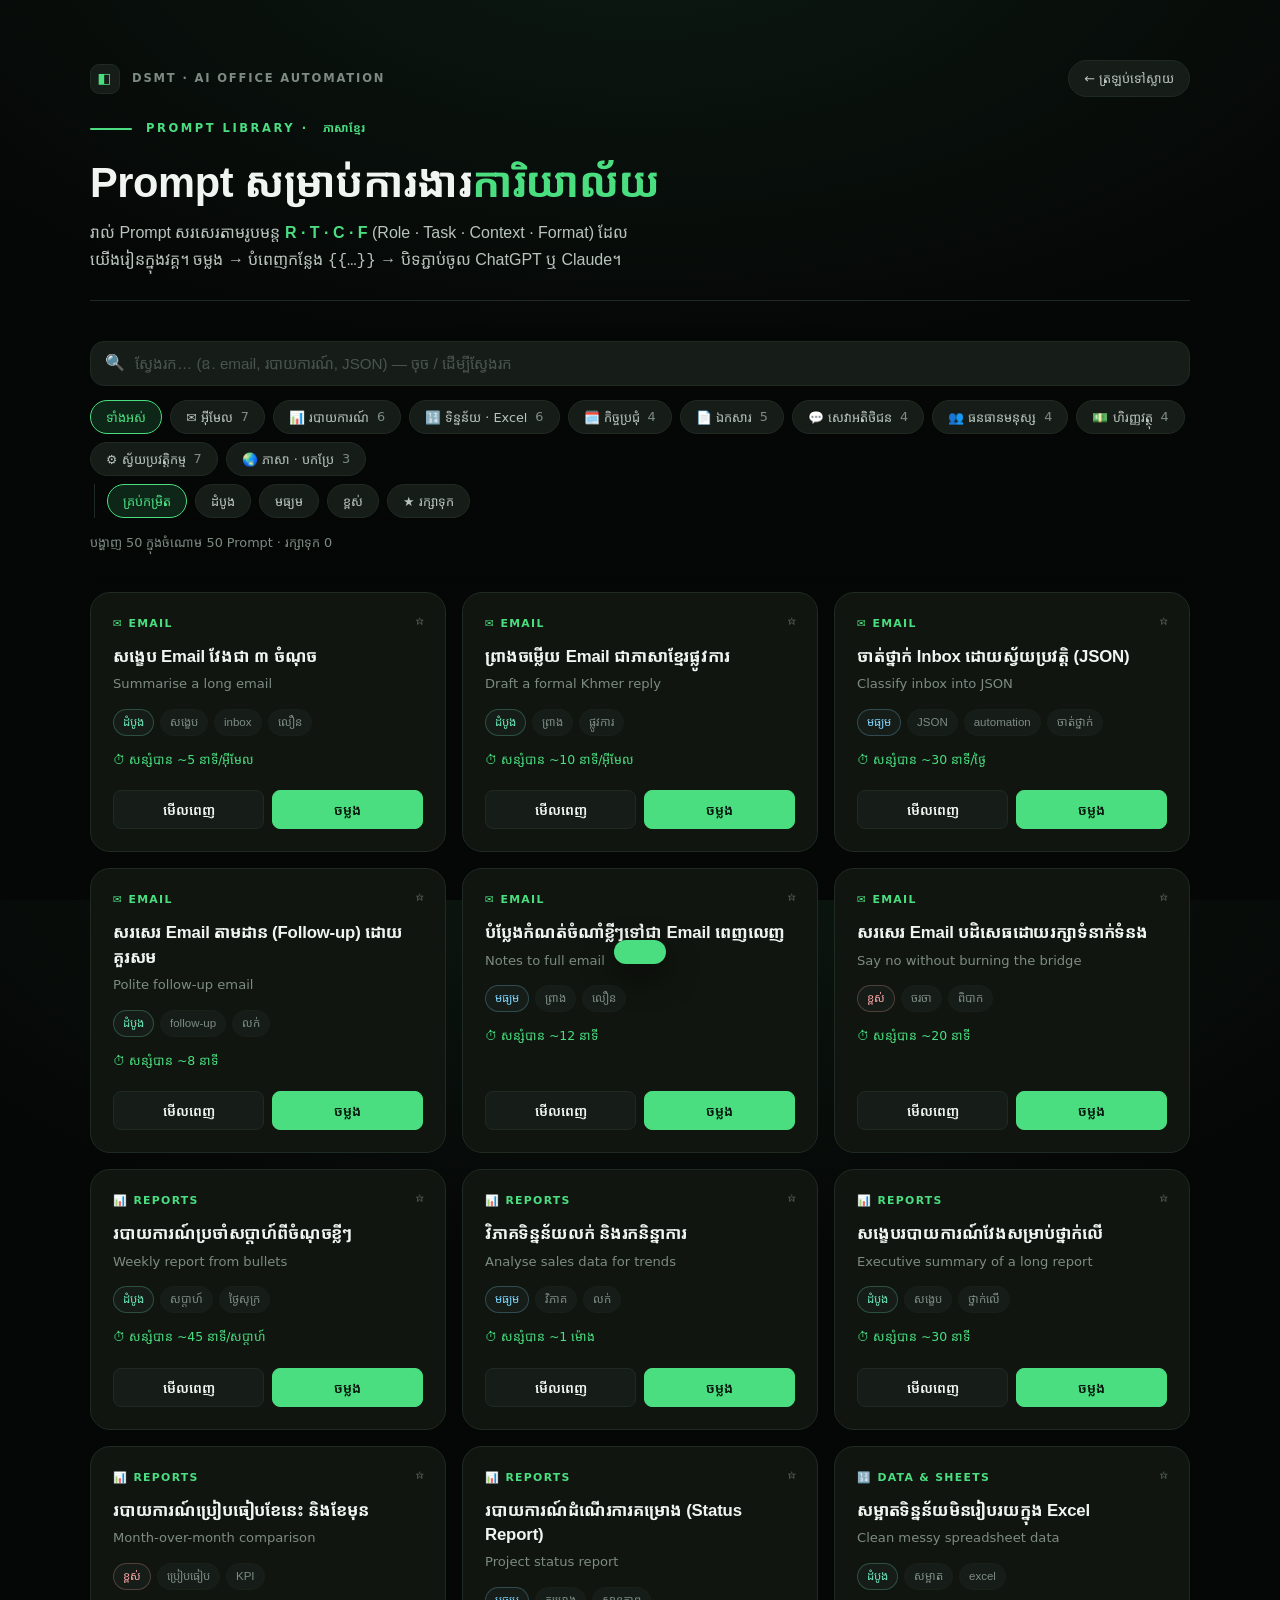
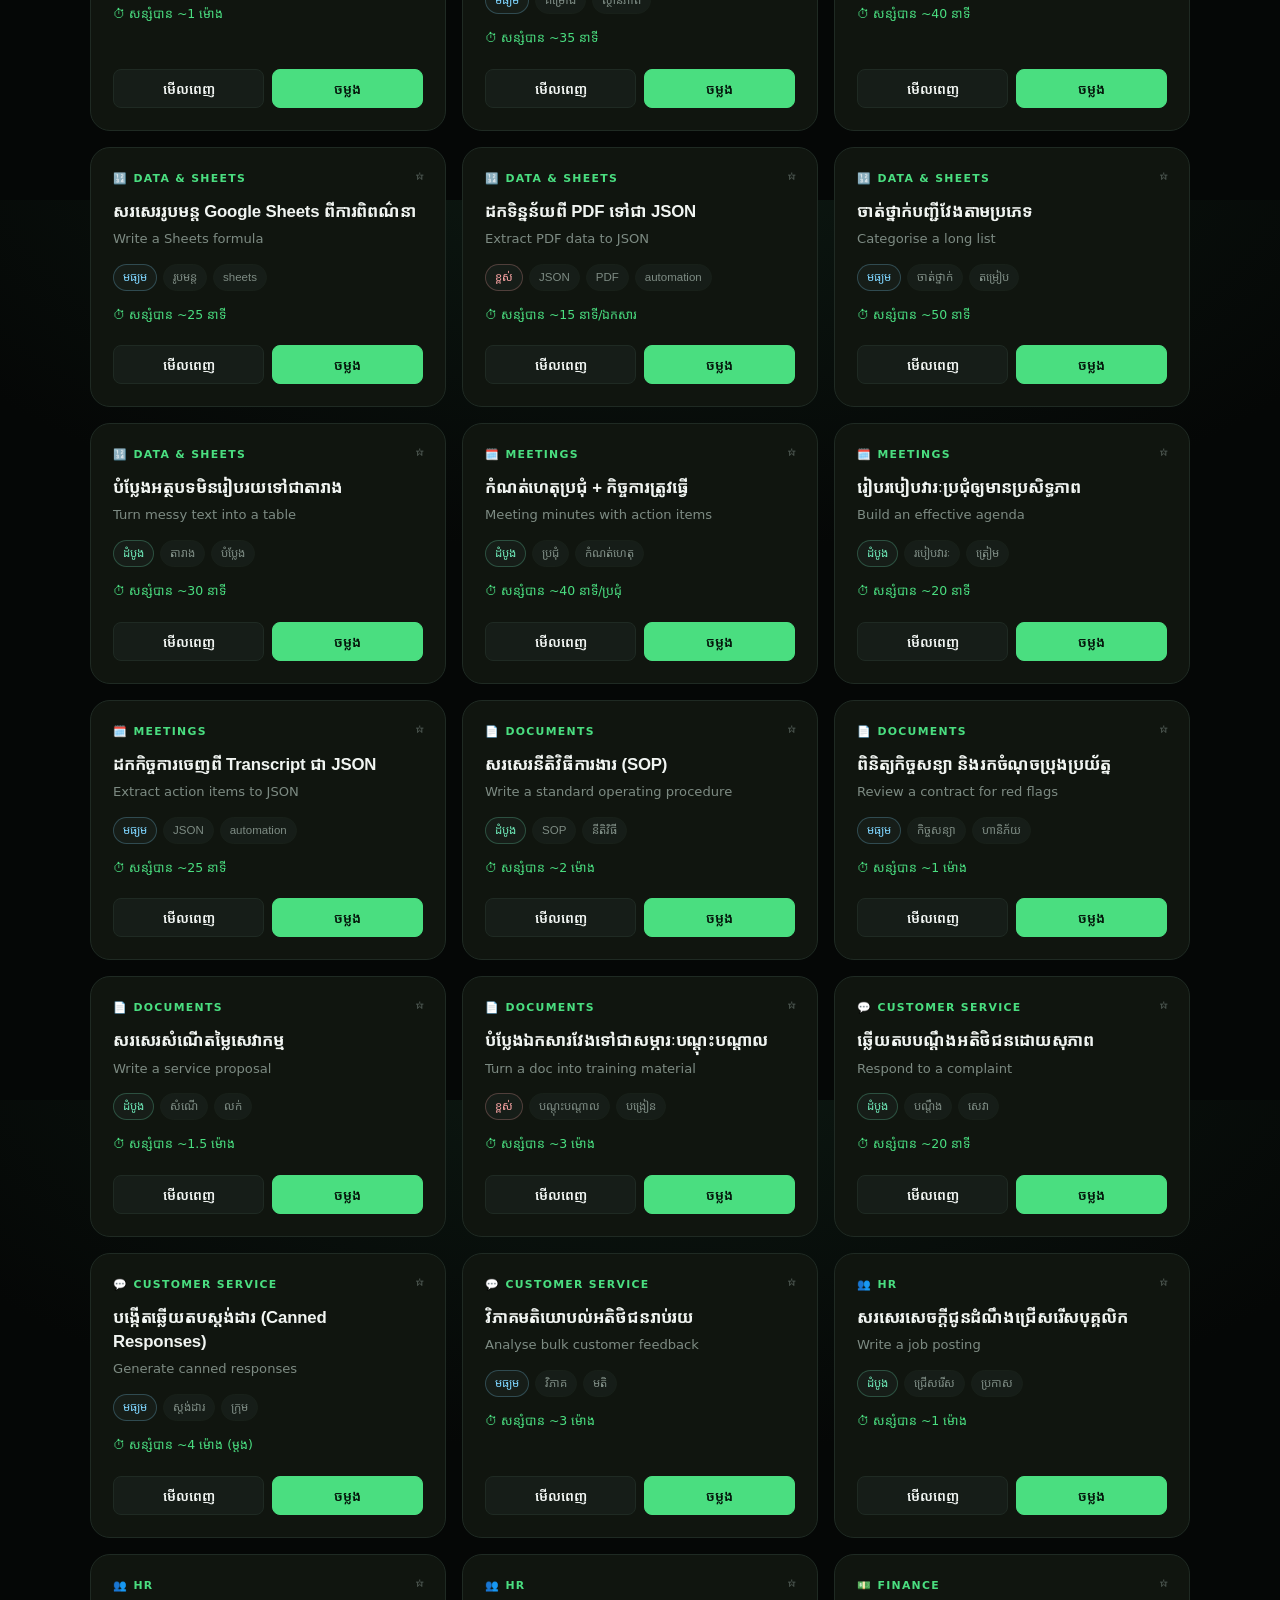
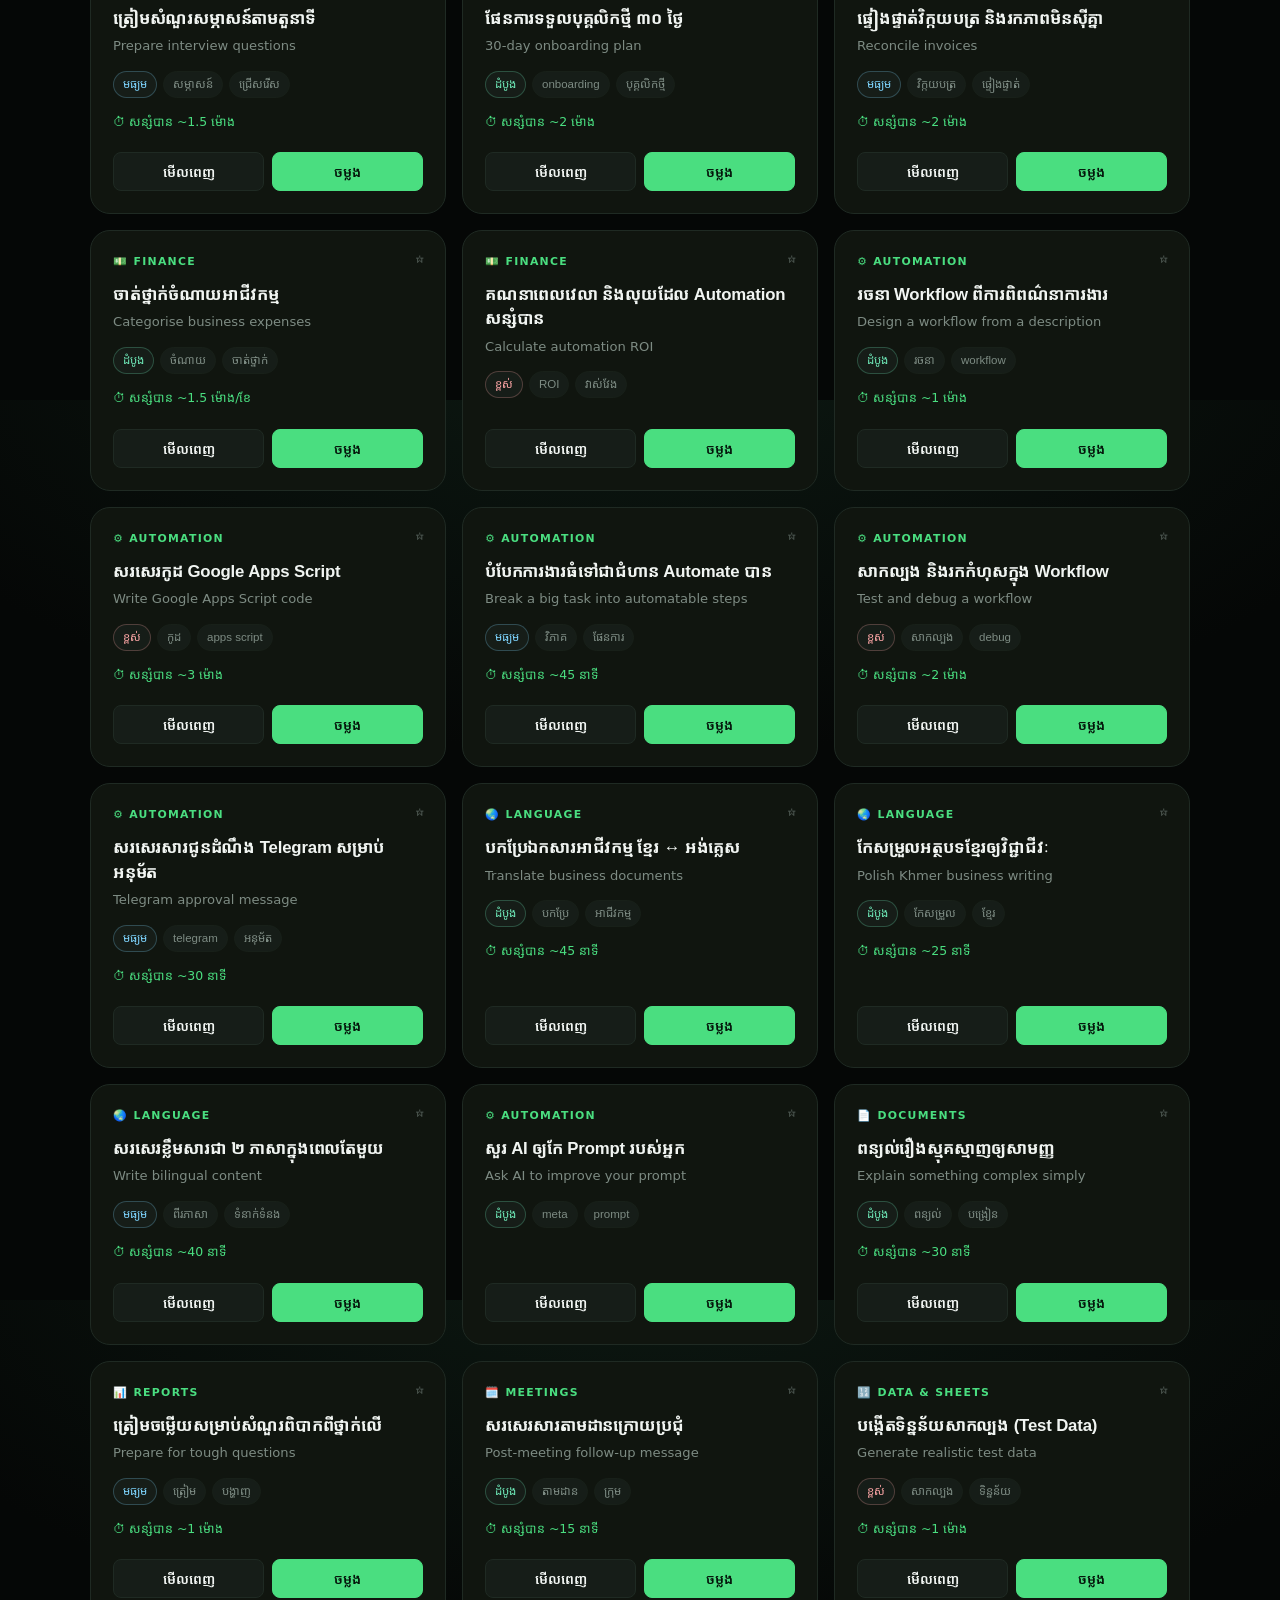
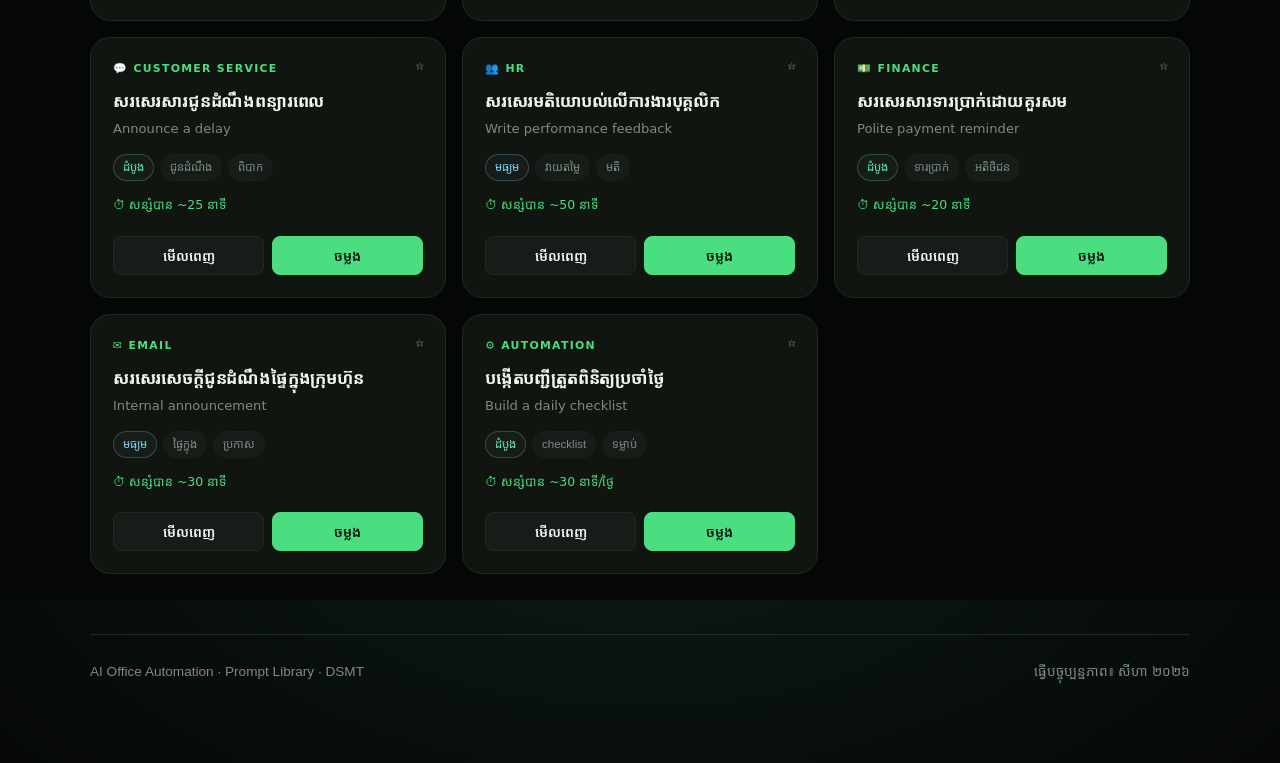
<file: prompt-library/index.html>
<!doctype html>
<html lang="km">
<head>
<meta charset="utf-8">
<meta name="viewport" content="width=device-width, initial-scale=1">
<title>Prompt Library · AI Office Automation</title>
<meta name="description" content="បណ្ណាល័យ Prompt ជាភាសាខ្មែរសម្រាប់ការងារការិយាល័យ — ចម្លងបានភ្លាម។ នាយកដ្ឋានគ្រប់គ្រងអ្នកជាប់ពន្ធតូចនិងមធ្យម។">
<link rel="stylesheet" href="../assets/theme.css">
<link rel="stylesheet" href="assets/app.css">
</head>
<body>

<div class="wrap">

  <header class="masthead">
    <div class="brand-row">
      <div class="brand"><span class="dot">◧</span> DSMT · AI OFFICE AUTOMATION</div>
      <a class="pill" href="../slides/index.html">← ត្រឡប់ទៅស្លាយ</a>
    </div>
    <p class="eyebrow">Prompt Library · <span class="km">ភាសាខ្មែរ</span></p>
    <h1>Prompt សម្រាប់ការងារ<span class="accent">ការិយាល័យ</span></h1>
    <p class="sub">
      រាល់ Prompt សរសេរតាមរូបមន្ត <strong class="accent">R · T · C · F</strong>
      (Role · Task · Context · Format) ដែលយើងរៀនក្នុងវគ្គ។
      ចម្លង → បំពេញកន្លែង <code>{{…}}</code> → បិទភ្ជាប់ចូល ChatGPT ឬ Claude។
    </p>
  </header>

  <div class="controls">
    <div class="search-row">
      <div class="search-box">
        <span class="icon">🔍</span>
        <input id="search" type="search" autocomplete="off"
          placeholder="ស្វែងរក… (ឧ. email, របាយការណ៍, JSON) — ចុច / ដើម្បីស្វែងរក">
      </div>
    </div>
    <div class="filters">
      <div class="filter-group" id="catFilters"></div>
      <div class="filter-group" id="levelFilters"></div>
    </div>
    <p class="count-line" id="count"></p>
  </div>

  <main class="grid" id="grid"></main>

  <footer class="foot">
    <div>AI Office Automation · Prompt Library · DSMT</div>
    <div>ធ្វើបច្ចុប្បន្នភាព៖ សីហា ២០២៦</div>
  </footer>

</div>

<!-- Modal -->
<div class="modal-backdrop" id="modal" role="dialog" aria-modal="true" aria-labelledby="modalTitle">
  <div class="modal">
    <div class="modal-head">
      <button class="modal-close" id="modalClose" aria-label="បិទ">✕</button>
      <h2 id="modalTitle"></h2>
      <div class="en" id="modalEn"></div>
    </div>
    <div class="modal-body">
      <div class="prompt-text" id="modalText"></div>
      <div class="tip-box" id="modalTip"></div>
      <div class="modal-actions">
        <button class="btn btn-primary" id="modalCopy">📋 ចម្លង Prompt</button>
        <button class="btn" id="modalFav">☆ រក្សាទុក</button>
      </div>
    </div>
  </div>
</div>

<div class="toast" id="toast"></div>

<script src="assets/prompts.js"></script>
<script src="assets/app.js"></script>
</body>
</html>
</file>
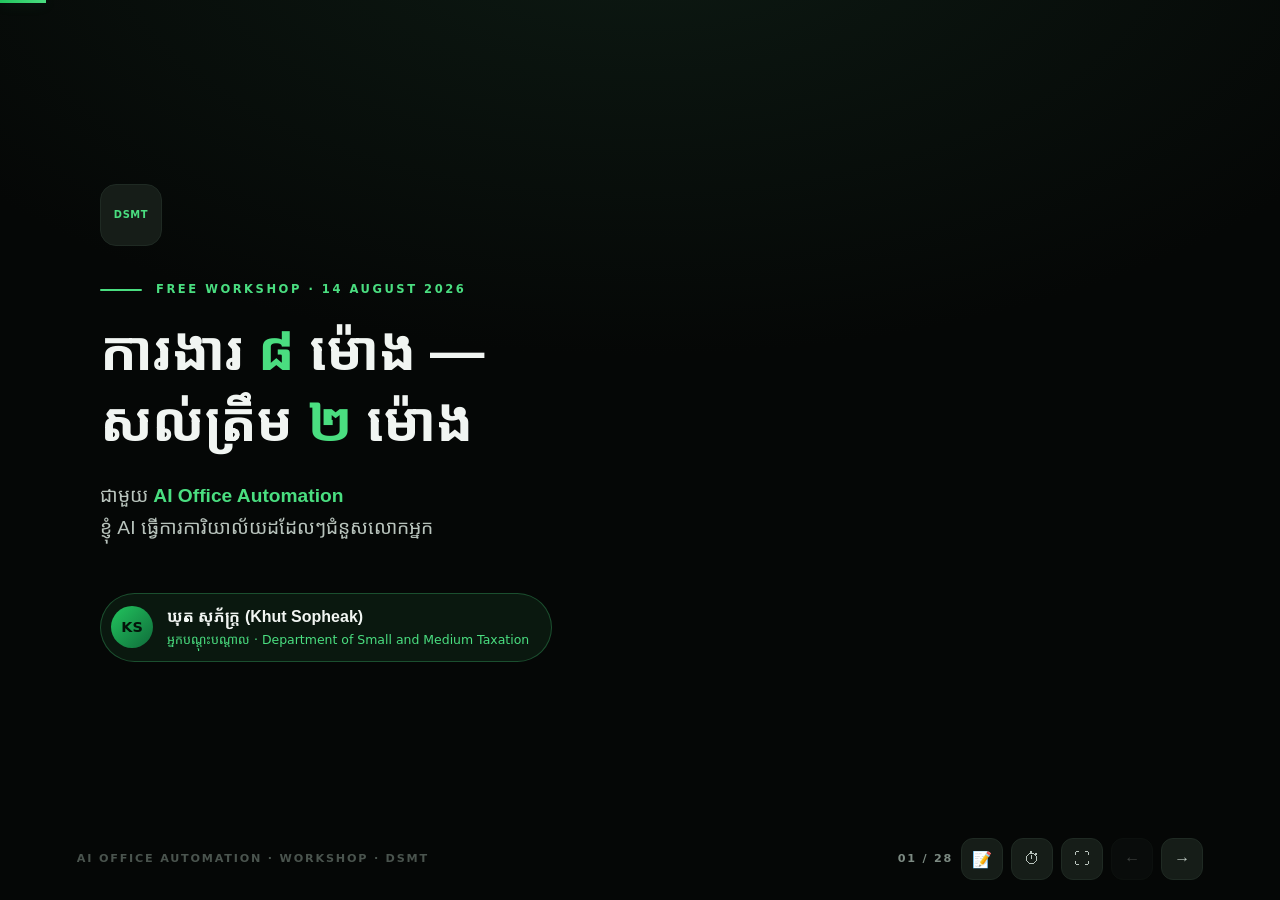
<file: slides/index.html>
<!doctype html>
<html lang="km">
<head>
<meta charset="utf-8">
<meta name="viewport" content="width=device-width, initial-scale=1, viewport-fit=cover">
<title>AI Office Automation · Workshop Deck</title>
<meta name="description" content="ការងារ ៨ ម៉ោង — សល់ត្រឹម ២ ម៉ោង។ វគ្គបណ្តុះបណ្តាល AI Office Automation ដោយនាយកដ្ឋានគ្រប់គ្រងអ្នកជាប់ពន្ធតូចនិងមធ្យម។">
<link rel="stylesheet" href="../assets/theme.css">
<link rel="stylesheet" href="assets/deck.css">
</head>
<body>

<div class="progress" id="progress"></div>

<div class="timer" id="timer">
  <span id="timerVal">00:00 / 60:00</span>
  <button id="timerReset" title="Reset timer (R)">↺</button>
</div>

<main class="deck" id="deck">

  <!-- ═══════════════ 01 · COVER ═══════════════ -->
  <section class="slide is-active" data-title="ក្របមុខ · Cover"
    data-notes="ស្វាគមន៍ ៣០ វិនាទី។ សួរសំណួរបើកឆាក៖ «អ្នកណាធ្វើការលើសម៉ោងយ៉ាងតិច ២ដងក្នុងមួយសប្តាហ៍?» | ប្រាប់ច្បាស់៖ ថ្ងៃនេះមិនមែនរៀនកូដទេ — យើងសង់ប្រព័ន្ធពិតជាមួយគ្នា។ | រំលឹកឲ្យបើក Chat ទុក — យើងប្រើវាពេញមួយវគ្គ។">
    <div class="slide-inner cover">
      <div class="logo-mark">DSMT</div>
      <p class="eyebrow">Free Workshop · 14 August 2026</p>
      <h1>ការងារ <span class="accent">៨</span> ម៉ោង — សល់ត្រឹម <span class="accent">២</span> ម៉ោង</h1>
      <p class="lead">
        ជាមួយ <strong class="accent">AI Office Automation</strong><br>
        ខ្ញុំ AI ធ្វើការការិយាល័យដដែលៗជំនួសលោកអ្នក
      </p>
      <div class="speaker-chip">
        <div class="avatar">KS</div>
        <div>
          <div class="name">ឃុត សុភ័ក្រ្ត (Khut Sopheak)</div>
          <div class="role">អ្នកបណ្តុះបណ្តាល · Department of Small and Medium Taxation</div>
        </div>
      </div>
    </div>
  </section>

  <!-- ═══════════════ 02 · SPEAKER ═══════════════ -->
  <section class="slide" data-title="អ្នកនិយាយ · Speaker"
    data-notes="កុំណែនាំខ្លួនលើសពី ៩០ វិនាទី។ | ភ្ជាប់សាវតាទៅនឹងបញ្ហារបស់ពួកគេ៖ «ខ្ញុំធ្លាប់ចំណាយពេលរាល់យប់ថ្ងៃសុក្រធ្វើ Report ដូចលោកអ្នកដែរ»។ | បន្តទៅ Agenda ភ្លាម។">
    <div class="slide-inner">
      <p class="eyebrow">Who is speaking</p>
      <h2>ជំរាបសួរ ខ្ញុំឈ្មោះ <span class="accent">ឃុត សុភ័ក្រ្ត</span></h2>
      <div class="rows">
        <div class="row">
          <div class="num">01</div>
          <div class="body">
            <div class="title">អ្នកបណ្តុះបណ្តាល នៅ <span class="accent">នាយកដ្ឋានគ្រប់គ្រងអ្នកជាប់ពន្ធតូចនិងមធ្យម</span></div>
            <div class="sub">Digital · AI · AI Automation</div>
          </div>
          <div class="meta"></div>
        </div>
        <!-- ⚠️ បំពេញ ៣ ជួរខាងក្រោមដោយសាវតាពិតរបស់អ្នកបង្រៀន
             មុនពេលបង្ហាញ។ ជួរទាំងនេះជាកន្លែងទទេដោយចេតនា។
             FILL THESE IN with the presenter's real background. -->
        <div class="row">
          <div class="num">02</div>
          <div class="body">
            <div class="title">តួនាទីមុន — <span class="muted">សូមបំពេញ</span></div>
            <div class="sub">ឧ. មន្ត្រីនៅនាយកដ្ឋាន… · ចាប់ពីឆ្នាំ…</div>
          </div>
          <div class="meta"></div>
        </div>
        <div class="row">
          <div class="num">03</div>
          <div class="body">
            <div class="title">ជំនាញ ឬវគ្គបណ្តុះបណ្តាល — <span class="muted">សូមបំពេញ</span></div>
            <div class="sub">ឧ. វិញ្ញាបនបត្រ… · ការបណ្តុះបណ្តាលផ្នែក…</div>
          </div>
          <div class="meta"></div>
        </div>
        <div class="row">
          <div class="num">04</div>
          <div class="body">
            <div class="title">សមិទ្ធផល ឬគម្រោង — <span class="muted">សូមបំពេញ</span></div>
            <div class="sub">ឧ. បានសង់ប្រព័ន្ធ… ដែលសន្សំពេល…</div>
          </div>
          <div class="meta"></div>
        </div>
      </div>
    </div>
  </section>

  <!-- ═══════════════ 03 · AGENDA ═══════════════ -->
  <section class="slide" data-title="កម្មវិធី · Agenda"
    data-notes="បង្ហាញផ្លូវដំណើរច្បាស់ៗ ដើម្បីឲ្យអ្នកចូលរួមដឹងថាពេលណាដល់វេនគេអនុវត្ត។ | បញ្ជាក់ថាចំណុច ០៤ (២៥នាទី) គឺជាបេះដូងនៃវគ្គ — យើងសង់ជាមួយគ្នា។ | ប្រាប់ជាមុនថា សំណួរសួរបានពេញមួយវគ្គក្នុង Chat។">
    <div class="slide-inner">
      <p class="eyebrow">Agenda · 60 minutes</p>
      <h2>ថ្ងៃនេះយើងរៀនអ្វីខ្លះ?</h2>
      <div class="rows">
        <div class="row">
          <div class="num">01</div>
          <div class="body"><div class="title">បញ្ហាការងារការិយាល័យ</div></div>
          <div class="meta">5 min</div>
        </div>
        <div class="row">
          <div class="num">02</div>
          <div class="body"><div class="title">AI · Prompting · ដែនកំណត់របស់ AI</div></div>
          <div class="meta">10 min</div>
        </div>
        <div class="row">
          <div class="num">03</div>
          <div class="body"><div class="title">ការងារណាខ្លះដែល Automate បាន?</div></div>
          <div class="meta">5 min</div>
        </div>
        <div class="row is-key">
          <div class="num">04</div>
          <div class="body"><div class="title">បង្ហាញប្រព័ន្ធពិតជាក់ស្តែង + <span class="accent">ប្រព័ន្ធថ្មីលើកដំបូង</span></div></div>
          <div class="meta">25 min</div>
        </div>
        <div class="row">
          <div class="num">05</div>
          <div class="body"><div class="title">ផ្លូវបន្ត — វគ្គសិក្សាពេញលេញ</div></div>
          <div class="meta">10 min</div>
        </div>
        <div class="row">
          <div class="num">06</div>
          <div class="body"><div class="title">សំណួរ និងចម្លើយ</div></div>
          <div class="meta">5 min</div>
        </div>
      </div>
      <p class="agenda-total">សរុប · 60 នាទី</p>
    </div>
  </section>

  <!-- ═══════════════ 04 · SECTION 01 DIVIDER ═══════════════ -->
  <section class="slide divider" data-title="ផ្នែក ០១ · បញ្ហា"
    data-notes="ប្តូរសំឡេងឲ្យស្ងាត់ជាងមុនបន្តិច — នេះជាផ្នែកអារម្មណ៍។ | គោលដៅ៖ ឲ្យអ្នកចូលរួមស្គាល់ខ្លួនឯងក្នុងបញ្ហា មុននឹងឃើញដំណោះស្រាយ។">
    <div class="slide-inner">
      <div class="kicker">01</div>
      <p class="eyebrow">Section 01 · The Problem</p>
      <h2>ម៉ោងការងារបាត់ទៅណា?</h2>
      <p class="lead">មុននឹងនិយាយពី AI — យើងត្រូវដឹងជាមុនសិនថា ពេលវេលារបស់យើងលេចធ្លាយត្រង់ណា។</p>
    </div>
  </section>

  <!-- ═══════════════ 05 · THE PROBLEM ═══════════════ -->
  <section class="slide" data-title="បញ្ហា ៣ យ៉ាង"
    data-notes="នេះជាស្លាយអន្តរកម្មទី១។ រង់ចាំចម្លើយក្នុង Chat យ៉ាងតិច ២០ វិនាទី — កុំប្រញាប់។ | អានលេខឡើងឮៗ៖ «ខ្ញុំឃើញលេខ ២ ច្រើនណាស់…» ធ្វើឲ្យអ្នកចូលរួមមានអារម្មណ៍ថាគេមិននៅម្នាក់ឯង។ | បញ្ចប់ដោយឃ្លាចុងក្រោយ — និយាយយឺតៗ។">
    <div class="slide-inner">
      <p class="eyebrow">Section 01 · The Problem</p>
      <h2>មួយណាជាបញ្ហាដែលលោកអ្នក<br>ឆ្លាប់ជួប?</h2>
      <p class="hint">តើមួយណាដែលប្រហែលនឹងលោកអ្នកបំផុត? សរសេរលេខ ១ · ២ ឬ ៣ ក្នុង Chat 👇</p>
      <div class="rows">
        <div class="row">
          <div class="num">01</div>
          <div class="body">
            <div class="sub" style="margin:0 0 4px">FRIDAY 5PM</div>
            <div class="title">អង្គុយធ្វើ Report ថ្ងៃសុក្រយប់ ខណៈគេចេញអស់ហើយ</div>
          </div>
          <div class="meta"></div>
        </div>
        <div class="row">
          <div class="num">02</div>
          <div class="body">
            <div class="sub" style="margin:0 0 4px">DATA ENTRY</div>
            <div class="title">វាយ Invoice ចូល Excel មួយមួយៗ ពេញមួយថ្ងៃ</div>
          </div>
          <div class="meta"></div>
        </div>
        <div class="row">
          <div class="num">03</div>
          <div class="body">
            <div class="sub" style="margin:0 0 4px">INBOX</div>
            <div class="title">ឆ្លើយ Email ដដែលៗ រាប់សិបដងក្នុងមួយថ្ងៃ</div>
          </div>
          <div class="meta"></div>
        </div>
      </div>
      <div class="callout">
        ការងារទាំងនេះមិនពិបាកទេ — វាត្រូវការតែ<span class="accent">ស៊ីពេល</span>។<br>
        ហើយពេលវេលាហ្នឹង គឺជារបស់លោកអ្នក។
      </div>
    </div>
  </section>

  <!-- ═══════════════ 06 · THE MATH ═══════════════ -->
  <section class="slide" data-title="តម្លៃពេលវេលា"
    data-notes="គណនាឲ្យឃើញផ្ទាល់ភ្នែក។ សុំឲ្យអ្នកចូលរួមម្នាក់ប្រាប់ការងារដដែលៗរបស់គេ រួចគណនាជាមួយគ្នា។ | ចំណុចសំខាន់៖ ២ម៉ោង/ថ្ងៃ = ១២សប្តាហ៍ការងារក្នុងមួយឆ្នាំ។ នេះមិនមែនជាការនិយាយបំផ្លើសទេ។">
    <div class="slide-inner">
      <p class="eyebrow">Section 01 · The Math</p>
      <h2>តោះគណនាឲ្យឃើញច្បាស់</h2>
      <p class="hint">សន្មតថាលោកអ្នកចំណាយ ២ ម៉ោង/ថ្ងៃ លើការងារដដែលៗ។</p>
      <div class="stats">
        <div class="stat">
          <div class="v">2h</div>
          <div class="k">ក្នុងមួយថ្ងៃ<br><span class="muted">Copy · Paste · Format · Send</span></div>
        </div>
        <div class="stat">
          <div class="v">10h</div>
          <div class="k">ក្នុងមួយសប្តាហ៍<br><span class="muted">ស្មើនឹងមួយថ្ងៃកន្លះ</span></div>
        </div>
        <div class="stat">
          <div class="v">480h</div>
          <div class="k">ក្នុងមួយឆ្នាំ<br><span class="muted">ស្មើនឹង ១២ សប្តាហ៍ការងារ</span></div>
        </div>
      </div>
      <div class="callout">
        សំណួរមិនមែន «តើ AI ជំនួសខ្ញុំបានទេ?»<br>
        សំណួរពិតគឺ «<span class="accent">តើខ្ញុំយក ១២ សប្តាហ៍នោះមកវិញយ៉ាងណា?</span>»
      </div>
    </div>
  </section>

  <!-- ═══════════════ 07 · SECTION 02 DIVIDER ═══════════════ -->
  <section class="slide divider" data-title="ផ្នែក ០២ · គោលគំនិត"
    data-notes="ប្តូរអារម្មណ៍ពី «បញ្ហា» ទៅ «ការយល់ដឹង»។ | ប្រាប់ថាផ្នែកនេះខ្លីតែសំខាន់បំផុត — បើយល់ខុសពាក្យទាំង៣នេះ គេនឹងសង់ប្រព័ន្ធខុស។">
    <div class="slide-inner">
      <div class="kicker">02</div>
      <p class="eyebrow">Section 02 · AI → Agent → Automation</p>
      <h2>យល់ពាក្យឲ្យត្រូវ មុននឹងសង់</h2>
      <p class="lead">មនុស្សភាគច្រើនប្រើពាក្យទាំង ៣ នេះជំនួសគ្នា។ តែវាជារបស់ខុសគ្នាទាំងស្រុង។</p>
    </div>
  </section>

  <!-- ═══════════════ 08 · THREE WORDS ═══════════════ -->
  <section class="slide" data-title="AI · Agent · Automation"
    data-notes="នេះជាស្លាយគ្រឹះនៃវគ្គទាំងមូល។ ចំណាយពេល ៣ នាទីពេញ។ | ប្រៀបធៀបងាយៗ៖ AI = អ្នកប្រឹក្សា · Agent = បុគ្គលិក · Automation = ម៉ោងរោទ៍ដែលហៅបុគ្គលិកឲ្យធ្វើការ។ | បញ្ជាក់ខ្លាំង៖ AI ដែលគ្មាន Automation នៅតែស៊ីម៉ោងរបស់អ្នក ព្រោះអ្នកនៅតែត្រូវអង្គុយចុច។">
    <div class="slide-inner">
      <p class="eyebrow">Section 02 · AI → Agent → Automation</p>
      <h2>ពាក្យទាំងនេះ — <span class="accent">ខុសគ្នាត្រង់ណា?</span></h2>
      <div class="stack">
        <div class="concept">
          <div class="tag">01 · AI</div>
          <h3>អ្នកសួរ — វាឆ្លើយ</h3>
          <p>លោកអ្នកត្រូវអង្គុយធ្វើវាល់ដង។ គ្មានអ្នកសួរ = គ្មានលទ្ធផល។</p>
          <div class="example">ឧ. Copy កំណត់ចំណាំដាក់ចូល ChatGPT «សង្ខេបឲ្យខ្ញុំ» — វាល់ដង</div>
        </div>
        <div class="concept">
          <div class="tag">02 · AI Agent</div>
          <h3>ឲ្យឧបករណ៍ និងខួបករណ៍ — វាធ្វើជាំហានៗ</h3>
          <p>វាសម្រេចជំហានបន្ទាប់ដោយខ្លួនឯង តែលោកអ្នកនៅតែជាអ្នកចាប់ផ្តើម។</p>
          <div class="example">ឧ. ដកទិន្នន័យពី Invoice → ពិនិត្យ → រៀបជាតារាង</div>
        </div>
        <div class="concept is-key">
          <div class="tag">03 · AI Automation</div>
          <h3>មាន Trigger — វាចាប់ផ្តើមដោយខ្លួនឯង</h3>
          <p>លោកអ្នកមិននៅក្នុងបន្ទប់ ការងារក៏ដើរដែរ។</p>
          <div class="example">ឧ. Email ចូល → AI សរសេរចម្លើយ → មក Telegram ឲ្យខ្ញុំ Approve</div>
        </div>
      </div>
      <div class="callout">
        AI ដែលគ្មាន Automation — <span class="accent">នៅតែស៊ីម៉ោងរបស់លោកអ្នក។</span><br>
        Automation ទើបជាផ្នែកដែលប្រគល់ពេលវេលាមកវិញ។
      </div>
    </div>
  </section>

  <!-- ═══════════════ 09 · WHAT AI CANNOT DO ═══════════════ -->
  <section class="slide" data-title="ដែនកំណត់របស់ AI"
    data-notes="ស្លាយនេះសង់ទំនុកចិត្ត។ វាបង្ហាញថាយើងមិនលក់ក្តីសុបិន្តទេ។ | ចំណុចខ្លាំងបំផុត៖ AI មិនដឹងអ្វីដែលវាមិនដឹង — ដូច្នេះត្រូវមាន «មនុស្សពិនិត្យ» នៅចំណុចសម្រេចចិត្ត។ | ភ្ជាប់ទៅផ្នែកសុវត្ថិភាពទិន្នន័យនៅចុងវគ្គ។">
    <div class="slide-inner">
      <p class="eyebrow">Section 02 · Limits</p>
      <h2>អ្វីដែល AI <span class="accent">ធ្វើបានល្អ</span> និងអ្វីដែលមិនទាន់បាន</h2>
      <div class="cols">
        <div class="checklist">
          <div class="check">
            <div class="mark">✓</div>
            <div class="txt">សង្ខេប · បកប្រែ · រៀបរចនាសម្ព័ន្ធអត្ថបទ
              <small>ការងារភាសា — ភាពត្រឹមត្រូវខ្ពស់</small></div>
          </div>
          <div class="check">
            <div class="mark">✓</div>
            <div class="txt">ដកទិន្នន័យចេញពីឯកសារមិនរៀបរយ
              <small>Invoice · បង្កាន់ដៃ · Email → តារាង</small></div>
          </div>
          <div class="check">
            <div class="mark">✓</div>
            <div class="txt">ចាត់ថ្នាក់ និងតម្រៀបតាមប្រភេទ
              <small>Email ណាបន្ទាន់ · Feedback ណាអវិជ្ជមាន</small></div>
          </div>
          <div class="check">
            <div class="mark">✓</div>
            <div class="txt">សរសេរសេចក្តីព្រាងលើកទី១
              <small>មិនមែនលើកចុងក្រោយ — មនុស្សត្រូវពិនិត្យ</small></div>
          </div>
        </div>
        <div class="checklist">
          <div class="check">
            <div class="mark no">✕</div>
            <div class="txt">ធានាលេខគណនេយ្យ ១០០%
              <small>ត្រូវមានច្បាប់ត្រួតពិនិត្យ ឬមនុស្សអនុម័ត</small></div>
          </div>
          <div class="check">
            <div class="mark no">✕</div>
            <div class="txt">ដឹងបរិបទក្នុងក្រុមហ៊ុនដែលមិនបានប្រាប់
              <small>វាមិនស្គាល់អតិថិជនរបស់អ្នក បើអ្នកមិនផ្តល់ទិន្នន័យ</small></div>
          </div>
          <div class="check">
            <div class="mark no">✕</div>
            <div class="txt">ទទួលខុសត្រូវលើការសម្រេចចិត្ត
              <small>ការអនុម័តចុងក្រោយ = មនុស្ស ជានិច្ច</small></div>
          </div>
          <div class="check">
            <div class="mark no">✕</div>
            <div class="txt">ដឹងថាខ្លួនវាឆ្លើយខុស
              <small>វាអាចប្រាកដក្នុងចម្លើយខុស — ត្រូវផ្ទៀងផ្ទាត់</small></div>
          </div>
        </div>
      </div>
      <div class="callout">
        ច្បាប់មាស៖ AI សរសេរសេចក្តីព្រាង — <span class="accent">មនុស្សចុចអនុម័ត។</span>
      </div>
    </div>
  </section>

  <!-- ═══════════════ 10 · PROMPT FORMULA ═══════════════ -->
  <section class="slide" data-title="រូបមន្ត Prompt"
    data-notes="បង្រៀនរូបមន្ត R-T-C-F ដោយប្រើឧទាហរណ៍ផ្ទាល់។ | សុំឲ្យអ្នកចូលរួមផ្ញើការងារមួយក្នុង Chat រួចយើងសង់ Prompt ជាមួយគ្នាភ្លាមៗ។ | ប្រាប់ថា Prompt Library មាន ៥០+ Prompt រួចជាស្រេច — Link នៅចុងវគ្គ។">
    <div class="slide-inner">
      <p class="eyebrow">Section 02 · Prompting</p>
      <h2>រូបមន្ត <span class="accent">R · T · C · F</span></h2>
      <p class="hint">Prompt ល្អមិនមែនវែងទេ — វាច្បាស់។ បួនចំណុចនេះគ្រប់គ្រាន់សម្រាប់ការងារ ៩០%។</p>
      <div class="rows">
        <div class="row">
          <div class="num">R</div>
          <div class="body">
            <div class="title">Role — ឲ្យវាដឹងថាវាជានរណា</div>
            <div class="sub">«អ្នកគឺជាជំនួយការរដ្ឋបាលដែលមានបទពិសោធន៍ ១០ ឆ្នាំ»</div>
          </div>
          <div class="meta"></div>
        </div>
        <div class="row">
          <div class="num">T</div>
          <div class="body">
            <div class="title">Task — ប្រាប់ការងារជាក់លាក់ តែមួយ</div>
            <div class="sub">«សង្ខេប Email នេះជា ៣ ចំណុច និងទាញយកកាលបរិច្ឆេទកំណត់»</div>
          </div>
          <div class="meta"></div>
        </div>
        <div class="row">
          <div class="num">C</div>
          <div class="body">
            <div class="title">Context — ផ្តល់ទិន្នន័យ និងច្បាប់</div>
            <div class="sub">«អតិថិជនជាដៃគូចាស់ · សំឡេងសរសេរផ្លូវការ · ជាភាសាខ្មែរ»</div>
          </div>
          <div class="meta"></div>
        </div>
        <div class="row is-key">
          <div class="num">F</div>
          <div class="body">
            <div class="title">Format — កំណត់ទម្រង់លទ្ធផល</div>
            <div class="sub">«ចេញជា JSON មាន key: subject, urgency, deadline, summary»</div>
          </div>
          <div class="meta"></div>
        </div>
      </div>
      <div class="callout">
        <span class="accent">Format</span> គឺជាចំណុចដែលមនុស្សភ្លេចច្រើនបំផុត —<br>
        ហើយវាជាចំណុចដែលធ្វើឲ្យ Automation ដំណើរការបាន។
      </div>
    </div>
  </section>

  <!-- ═══════════════ 11 · PROMPT BEFORE / AFTER ═══════════════ -->
  <section class="slide" data-title="Prompt មុន · ក្រោយ"
    data-notes="បង្ហាញលទ្ធផលពិតបើអាច — បើកអេក្រង់ពិត។ | ចំណុចបង្រៀន៖ Prompt ខាងស្តាំអាចដោតចូល Automation បាន ព្រោះលទ្ធផលមានរចនាសម្ព័ន្ធ។ Prompt ខាងឆ្វេងមិនអាច។">
    <div class="slide-inner">
      <p class="eyebrow">Section 02 · Prompting</p>
      <h2>ភាពខុសគ្នាឃើញភ្លាមៗ</h2>
      <div class="prompt-compare">
        <div class="prompt-box is-bad">
          <div class="label">✕ Prompt ខ្សោយ</div>
          <pre>សង្ខេប email នេះឲ្យខ្ញុំ</pre>
          <p class="muted" style="margin:14px 0 0;font-size:0.84rem">
            លទ្ធផល៖ អត្ថបទវែង ទម្រង់ប្រែប្រួលរាល់ដង — យកទៅដោតជាមួយ Sheet មិនបាន។
          </p>
        </div>
        <div class="prompt-box is-good">
          <div class="label">✓ Prompt រឹងមាំ</div>
          <pre>Role: អ្នកជាជំនួយការការិយាល័យជនជាតិខ្មែរ។

Task: អាន Email ខាងក្រោម រួចដក
ព័ត៌មានសំខាន់ចេញ។

Context: ក្រុមហ៊ុនយើងលក់សម្ភារៈការិយាល័យ។
Email មកពីអតិថិជន។

Format: ចេញជា JSON តែប៉ុណ្ណោះ៖
{
  "urgency": "high|normal|low",
  "customer": "",
  "request": "",
  "deadline": "YYYY-MM-DD ឬ null",
  "reply_draft": ""
}</pre>
        </div>
      </div>
    </div>
  </section>

  <!-- ═══════════════ 12 · SECTION 03 DIVIDER ═══════════════ -->
  <section class="slide divider" data-title="ផ្នែក ០៣ · អ្វីដែល Automate បាន"
    data-notes="ផ្នែកខ្លី ៥ នាទី។ គោលដៅ៖ ឲ្យគេចេះជ្រើសរើសការងារត្រឹមត្រូវ ដើម្បីកុំឲ្យខាតពេលសង់ប្រព័ន្ធខុស។">
    <div class="slide-inner">
      <div class="kicker">03</div>
      <p class="eyebrow">Section 03 · What to automate</p>
      <h2>ការងារណាខ្លះដែល Automate បាន?</h2>
      <p class="lead">មិនមែនគ្រប់ការងារសមនឹង Automate ទេ។ មានតេស្តងាយៗ ៤ សំណួរ។</p>
    </div>
  </section>

  <!-- ═══════════════ 13 · THE 4 TESTS ═══════════════ -->
  <section class="slide" data-title="តេស្ត ៤ សំណួរ"
    data-notes="ដើរតេស្តនេះជាមួយការងារពិតរបស់អ្នកចូលរួមម្នាក់ ផ្ទាល់លើឆាក។ | បើឆ្លើយ «បាទ/ចាស» គ្រប់ ៤ = ចាប់ផ្តើមភ្លាម។ បើ ៣ = សង់បានតែត្រូវមានមនុស្សអនុម័ត។ បើក្រោម ២ = កុំទាន់។">
    <div class="slide-inner">
      <p class="eyebrow">Section 03 · The filter</p>
      <h2>តេស្ត ៤ សំណួរ មុននឹងសង់</h2>
      <div class="rows">
        <div class="row">
          <div class="num">01</div>
          <div class="body">
            <div class="title">តើវាកើតឡើងដដែលៗទេ?</div>
            <div class="sub">យ៉ាងតិច ១ ដងក្នុងមួយសប្តាហ៍ — បើមួយឆ្នាំម្តង កុំខាតពេល</div>
          </div>
          <div class="meta"></div>
        </div>
        <div class="row">
          <div class="num">02</div>
          <div class="body">
            <div class="title">តើមានច្បាប់ច្បាស់លាស់ទេ?</div>
            <div class="sub">អ្នកអាចពន្យល់ដល់បុគ្គលិកថ្មីក្នុង ៥ នាទីបានទេ?</div>
          </div>
          <div class="meta"></div>
        </div>
        <div class="row">
          <div class="num">03</div>
          <div class="body">
            <div class="title">តើទិន្នន័យស្ថិតក្នុងកន្លែងឌីជីថលទេ?</div>
            <div class="sub">Email · Sheet · Form · PDF — មិនមែនក្នុងក្បាលអ្នកតែម្នាក់</div>
          </div>
          <div class="meta"></div>
        </div>
        <div class="row is-key">
          <div class="num">04</div>
          <div class="body">
            <div class="title">បើវាធ្វើខុស តើប៉ះពាល់ធ្ងន់ធ្ងរប៉ុណ្ណា?</div>
            <div class="sub">ហានិភ័យខ្ពស់ → ត្រូវមានជំហាន «មនុស្សអនុម័ត» ជាដាច់ខាត</div>
          </div>
          <div class="meta"></div>
        </div>
      </div>
      <div class="callout">
        ចាប់ផ្តើមពីការងារ <span class="accent">ដដែលៗ · ច្បាប់ច្បាស់ · ហានិភ័យទាប</span> ជានិច្ច។
      </div>
    </div>
  </section>

  <!-- ═══════════════ 14 · TASK AUDIT ═══════════════ -->
  <section class="slide" data-title="សវនកម្មការងារ"
    data-notes="នេះជាកិច្ចការអនុវត្តទី១។ ឲ្យពេល ២ នាទីសរសេរ។ | ចែក Link តារាង Task Audit (tools/task-audit.html)។ | សុំអ្នកស្ម័គ្រចិត្ត ២ នាក់អានឡើងឮៗ — យើងជ្រើសមួយយកទៅសង់នៅផ្នែកបន្ទាប់។">
    <div class="slide-inner">
      <p class="eyebrow">Section 03 · Your turn</p>
      <h2>សរសេរការងារ ៣ យ៉ាងរបស់លោកអ្នក</h2>
      <p class="hint">យក ២ នាទី។ សរសេរការងារដដែលៗ ៣ យ៉ាងដែលស៊ីពេលអ្នកបំផុតក្នុងមួយសប្តាហ៍។</p>
      <div class="flow">
        <div class="flow-node">
          <div class="n-label">Trigger</div>
          <div class="n-text">អ្វីធ្វើឲ្យការងារនេះចាប់ផ្តើម?</div>
        </div>
        <div class="flow-arrow">→</div>
        <div class="flow-node">
          <div class="n-label">Steps</div>
          <div class="n-text">អ្នកចុចអ្វីខ្លះ ជាជំហានៗ?</div>
        </div>
        <div class="flow-arrow">→</div>
        <div class="flow-node">
          <div class="n-label">Output</div>
          <div class="n-text">លទ្ធផលចុងក្រោយទៅណា?</div>
        </div>
        <div class="flow-arrow">→</div>
        <div class="flow-node is-human">
          <div class="n-label">Human check</div>
          <div class="n-text">ត្រង់ណាដែលត្រូវការមនុស្សអនុម័ត?</div>
        </div>
      </div>
      <div class="callout">
        បើលោកអ្នកសរសេរ ៤ ប្រអប់នេះបាន — <span class="accent">លោកអ្នកបានរចនាប្រព័ន្ធរួចហើយ។</span><br>
        អ្វីដែលនៅសល់ គ្រាន់តែជាការតភ្ជាប់ប៉ុណ្ណោះ។
      </div>
    </div>
  </section>

  <!-- ═══════════════ 15 · SECTION 04 DIVIDER ═══════════════ -->
  <section class="slide divider" data-title="ផ្នែក ០៤ · សង់ផ្ទាល់"
    data-notes="បេះដូងនៃវគ្គ — ២៥ នាទី។ ពិនិត្យនាឡិកា៖ ត្រូវនៅត្រឹមនាទីទី ២០។ | បើយឺត កាត់ Blueprint ទី៣ ចោល តែកុំកាត់ការសង់ផ្ទាល់។">
    <div class="slide-inner">
      <div class="kicker">04</div>
      <p class="eyebrow">Section 04 · Live build · 25 min</p>
      <h2>ឥឡូវយើងសង់វាជាមួយគ្នា</h2>
      <p class="lead">ប្រព័ន្ធពិត ៣ ដែលកំពុងដំណើរការ — បន្ទាប់មកលោកអ្នកសង់ប្រព័ន្ធដំបូងរបស់ខ្លួន។</p>
    </div>
  </section>

  <!-- ═══════════════ 16 · TOOL STACK ═══════════════ -->
  <section class="slide" data-title="ឧបករណ៍ដែលប្រើ"
    data-notes="បញ្ជាក់ថាឧបករណ៍ទាំងអស់នេះមានកម្រិតឥតគិតថ្លៃ។ | កុំចំណាយពេលលើសពី ២ នាទី — គេចង់ឃើញការសង់ជាងបញ្ជីឧបករណ៍។">
    <div class="slide-inner">
      <p class="eyebrow">Section 04 · Stack</p>
      <h2>ឧបករណ៍ដែលយើងប្រើថ្ងៃនេះ</h2>
      <p class="hint">ទាំងអស់មានកម្រិតឥតគិតថ្លៃ — មិនចាំបាច់ចេះសរសេរកូដ។</p>
      <div class="res-grid">
        <div class="res">
          <div class="t">Google Workspace</div>
          <div class="d">Gmail · Sheets · Forms · Drive — ជាកន្លែងទុកទិន្នន័យ</div>
        </div>
        <div class="res">
          <div class="t">AI Model</div>
          <div class="d">Claude ឬ ChatGPT — ជា «ខួរក្បាល» សម្រាប់អាន និងសរសេរ</div>
        </div>
        <div class="res">
          <div class="t">n8n / Make</div>
          <div class="d">ជាកន្លែងតភ្ជាប់ — អូសទម្លាក់ គ្មានកូដ</div>
        </div>
        <div class="res">
          <div class="t">Apps Script</div>
          <div class="d">សម្រាប់អ្នកចង់ស្នាក់នៅក្នុង Google ១០០%</div>
        </div>
        <div class="res">
          <div class="t">Telegram</div>
          <div class="d">ជាកន្លែងទទួលការជូនដំណឹង និងចុចអនុម័ត</div>
        </div>
        <div class="res">
          <div class="t">Prompt Library</div>
          <div class="d">បណ្ណាល័យ Prompt ៥០+ របស់វគ្គនេះ</div>
        </div>
      </div>
    </div>
  </section>

  <!-- ═══════════════ 17 · BLUEPRINT 1 ═══════════════ -->
  <section class="slide" data-title="ប្រព័ន្ធ ១ · Invoice"
    data-notes="បង្ហាញការរត់ពិត៖ ផ្ញើ Invoice គំរូចូល Inbox ហើយឲ្យគេមើលជួរថ្មីលេចក្នុង Sheet។ | ចំណុចលក់៖ ការងារ ១៥ នាទី → ២០ វិនាទី។ | ចង្អុលទៅជំហានពណ៌លឿង — មនុស្សនៅតែពិនិត្យ។">
    <div class="slide-inner">
      <p class="eyebrow">Blueprint 01 · Data entry</p>
      <h2>Invoice → Google Sheet ស្វ័យប្រវត្តិ</h2>
      <div class="flow">
        <div class="flow-node">
          <div class="n-label">Trigger</div>
          <div class="n-text">Email មាន PDF ចូល Inbox</div>
        </div>
        <div class="flow-arrow">→</div>
        <div class="flow-node">
          <div class="n-label">AI</div>
          <div class="n-text">អាន PDF ដកលេខ Invoice · ថ្ងៃ · ចំនួនទឹកប្រាក់</div>
        </div>
        <div class="flow-arrow">→</div>
        <div class="flow-node">
          <div class="n-label">Check</div>
          <div class="n-text">សរុបត្រូវនឹងចំនួនទេ? លេខស្ទួនទេ?</div>
        </div>
        <div class="flow-arrow">→</div>
        <div class="flow-node">
          <div class="n-label">Action</div>
          <div class="n-text">បន្ថែមជួរថ្មីក្នុង Sheet</div>
        </div>
        <div class="flow-arrow">→</div>
        <div class="flow-node is-human">
          <div class="n-label">Human</div>
          <div class="n-text">ករណីមិនប្រាកដ → ផ្ញើទៅ Telegram</div>
        </div>
      </div>
      <div class="stats" style="margin-top:26px">
        <div class="stat"><div class="v">15 នាទី</div><div class="k">មុន · ក្នុងមួយ Invoice</div></div>
        <div class="stat"><div class="v">20 វិនាទី</div><div class="k">ក្រោយ · ដោយស្វ័យប្រវត្តិ</div></div>
        <div class="stat"><div class="v">100%</div><div class="k">ករណីមិនប្រាកដ ត្រូវមនុស្សពិនិត្យ</div></div>
      </div>
    </div>
  </section>

  <!-- ═══════════════ 18 · BLUEPRINT 2 ═══════════════ -->
  <section class="slide" data-title="ប្រព័ន្ធ ២ · Email"
    data-notes="នេះជាប្រព័ន្ធដែលអ្នកចូលរួមចូលចិត្តបំផុត។ បង្ហាញ Telegram ផ្ទាល់លើទូរស័ព្ទ។ | បញ្ជាក់ខ្លាំង៖ វាមិនផ្ញើ Email ដោយខ្លួនឯងទេ — វារង់ចាំអ្នកចុច Approve។ នេះជាចំណុចទំនុកចិត្ត។">
    <div class="slide-inner">
      <p class="eyebrow">Blueprint 02 · Inbox</p>
      <h2>Email → សេចក្តីព្រាង → អនុម័តក្នុង Telegram</h2>
      <div class="flow">
        <div class="flow-node">
          <div class="n-label">Trigger</div>
          <div class="n-text">Email ថ្មីមានស្លាក «អតិថិជន»</div>
        </div>
        <div class="flow-arrow">→</div>
        <div class="flow-node">
          <div class="n-label">AI</div>
          <div class="n-text">ចាត់ថ្នាក់បន្ទាន់ · សង្ខេប · ព្រាងចម្លើយ</div>
        </div>
        <div class="flow-arrow">→</div>
        <div class="flow-node is-human">
          <div class="n-label">Approve</div>
          <div class="n-text">ផ្ញើទៅ Telegram ជាមួយប៊ូតុង ✅ / ✏️</div>
        </div>
        <div class="flow-arrow">→</div>
        <div class="flow-node">
          <div class="n-label">Action</div>
          <div class="n-text">ចុច ✅ → ផ្ញើចម្លើយភ្លាម</div>
        </div>
      </div>
      <div class="callout">
        លោកអ្នកមិនបានបាត់បង់ការគ្រប់គ្រងទេ —<br>
        លោកអ្នកគ្រាន់តែ<span class="accent">លែងចាំបាច់សរសេរពីដើមទៀត</span>។
      </div>
    </div>
  </section>

  <!-- ═══════════════ 19 · BLUEPRINT 3 ═══════════════ -->
  <section class="slide" data-title="ប្រព័ន្ធ ៣ · Report"
    data-notes="ភ្ជាប់ត្រឡប់ទៅស្លាយបញ្ហាទី១ — «ថ្ងៃសុក្រ ម៉ោង ៥»។ នេះជាការបិទរង្វង់។ | បើពេលវេលាតឹង អាចរំលងស្លាយនេះ ហើយបង្ហាញតែលទ្ធផលចុងក្រោយ។">
    <div class="slide-inner">
      <p class="eyebrow">Blueprint 03 · Reporting</p>
      <h2>Report ថ្ងៃសុក្រ — ដែលសរសេរខ្លួនឯង</h2>
      <div class="flow">
        <div class="flow-node">
          <div class="n-label">Trigger</div>
          <div class="n-text">រៀងរាល់ថ្ងៃសុក្រ ម៉ោង ៤ រសៀល</div>
        </div>
        <div class="flow-arrow">→</div>
        <div class="flow-node">
          <div class="n-label">Collect</div>
          <div class="n-text">ទាញទិន្នន័យសប្តាហ៍នេះពី Sheet</div>
        </div>
        <div class="flow-arrow">→</div>
        <div class="flow-node">
          <div class="n-label">AI</div>
          <div class="n-text">សរសេរសង្ខេប · លេចធ្លោ · ចំណុចជាប់គាំង</div>
        </div>
        <div class="flow-arrow">→</div>
        <div class="flow-node">
          <div class="n-label">Deliver</div>
          <div class="n-text">ដាក់ចូល Doc + ផ្ញើទៅចៅហ្វាយ</div>
        </div>
      </div>
      <div class="callout">
        ថ្ងៃសុក្រ ម៉ោង ៥ — <span class="accent">លោកអ្នកចេញពីការិយាល័យជាមួយគេ។</span>
      </div>
    </div>
  </section>

  <!-- ═══════════════ 20 · BUILD IT LIVE ═══════════════ -->
  <section class="slide" data-title="សង់ជាមួយគ្នា ៥ ជំហាន"
    data-notes="នេះជាផ្នែកអនុវត្តផ្ទាល់ — ១២ នាទី។ ចែកអេក្រង់។ | ដើរយឺតៗនៅជំហានទី ២ និង ៤ ព្រោះជាកន្លែងគេជាប់គាំងច្រើនបំផុត។ | ប្រាប់គេថាកុំបារម្ភបើតាមមិនទាន់ — មានវីដេអូថតទុក និងឯកសារជំហានៗ។">
    <div class="slide-inner">
      <p class="eyebrow">Section 04 · Build with me</p>
      <h2>ប្រព័ន្ធដំបូងរបស់លោកអ្នក — <span class="accent">៥ ជំហាន</span></h2>
      <div class="rows">
        <div class="row">
          <div class="num">01</div>
          <div class="body">
            <div class="title">បង្កើត Google Sheet ១ ជាកន្លែងទទួលទិន្នន័យ</div>
            <div class="sub">ដាក់ចំណងជើងជួរឈរឲ្យច្បាស់ — នេះជាកិច្ចសន្យារវាង AI និងទិន្នន័យ</div>
          </div>
          <div class="meta"></div>
        </div>
        <div class="row">
          <div class="num">02</div>
          <div class="body">
            <div class="title">កំណត់ Trigger — អ្វីដែលចាប់ផ្តើមប្រព័ន្ធ</div>
            <div class="sub">Email ចូល · Form បញ្ជូន · ឬម៉ោងកំណត់</div>
          </div>
          <div class="meta"></div>
        </div>
        <div class="row">
          <div class="num">03</div>
          <div class="body">
            <div class="title">ដាក់ Prompt ចូល (R·T·C·F) ហើយបង្ខំឲ្យចេញជា JSON</div>
            <div class="sub">យក Prompt ត្រៀមរួចពី Prompt Library</div>
          </div>
          <div class="meta"></div>
        </div>
        <div class="row is-key">
          <div class="num">04</div>
          <div class="body">
            <div class="title">បន្ថែមជំហានមនុស្សអនុម័ត</div>
            <div class="sub">Telegram ឬ Email — កុំរំលងជំហាននេះនៅដំបូង</div>
          </div>
          <div class="meta"></div>
        </div>
        <div class="row">
          <div class="num">05</div>
          <div class="body">
            <div class="title">សាកល្បង ៣ ដង ដោយប្រើទិន្នន័យពិត</div>
            <div class="sub">ករណីធម្មតា ១ · ករណីចម្លែក ១ · ករណីខូច ១</div>
          </div>
          <div class="meta"></div>
        </div>
      </div>
    </div>
  </section>

  <!-- ═══════════════ 21 · GUARDRAILS ═══════════════ -->
  <section class="slide" data-title="សុវត្ថិភាព និងទិន្នន័យ"
    data-notes="ស្លាយនេះឆ្លើយសំណួរដែលចៅហ្វាយនឹងសួរគេនៅថ្ងៃច័ន្ទ។ | បញ្ជាក់ច្បាប់៖ កុំដាក់លេខអត្តសញ្ញាណប័ណ្ណ · លេខគណនីធនាគារ · កិច្ចសន្យាសម្ងាត់ ចូល AI សាធារណៈ។">
    <div class="slide-inner">
      <p class="eyebrow">Section 04 · Guardrails</p>
      <h2>សុវត្ថិភាព — មុននឹងយកទៅប្រើពិត</h2>
      <div class="checklist">
        <div class="check">
          <div class="mark">1</div>
          <div class="txt">ចាប់ផ្តើមក្នុងរបៀបព្រាងជានិច្ច
            <small>រយៈពេល ២ សប្តាហ៍ដំបូង៖ AI ព្រាង មនុស្សផ្ញើ។ បន្ទាប់មកទើបបន្ធូរ។</small></div>
        </div>
        <div class="check">
          <div class="mark">2</div>
          <div class="txt">កុំដាក់ទិន្នន័យរសើបចូល AI សាធារណៈ
            <small>លេខអត្តសញ្ញាណប័ណ្ណ · គណនីធនាគារ · ប្រាក់ខែបុគ្គលិក · កិច្ចសន្យាសម្ងាត់</small></div>
        </div>
        <div class="check">
          <div class="mark">3</div>
          <div class="txt">រក្សាកំណត់ហេតុគ្រប់ដំណើរការ
            <small>Sheet មួយសន្លឹកកត់ថា៖ ពេលណា · ធ្វើអ្វី · លទ្ធផលអ្វី</small></div>
        </div>
        <div class="check">
          <div class="mark">4</div>
          <div class="txt">មានប៊ូតុងបិទបន្ទាន់
            <small>ត្រូវដឹងច្បាស់ថាបិទប្រព័ន្ធយ៉ាងណា ក្នុងរយៈពេល ១០ វិនាទី</small></div>
        </div>
        <div class="check">
          <div class="mark">5</div>
          <div class="txt">ប្រាប់ក្រុមការងារ និងចៅហ្វាយជាមុន
            <small>Automation ដែលគេមិនដឹង = បញ្ហាទំនុកចិត្ត មិនមែនបញ្ហាបច្ចេកទេស</small></div>
        </div>
      </div>
    </div>
  </section>

  <!-- ═══════════════ 22 · SECTION 05 DIVIDER ═══════════════ -->
  <section class="slide divider" data-title="ផ្នែក ០៥ · ផ្លូវបន្ត"
    data-notes="ប្តូរទៅផ្នែកផ្តល់ជូន។ កុំសុំទោសដែលលក់ — គេមកព្រោះគេចង់បន្ត។ | រំលឹកលទ្ធផលដែលគេទើបសង់បាននៅ ១០ នាទីមុន។">
    <div class="slide-inner">
      <div class="kicker">05</div>
      <p class="eyebrow">Section 05 · What's next</p>
      <h2>ផ្លូវបន្ត — វគ្គសិក្សាពេញលេញ</h2>
      <p class="lead">ថ្ងៃនេះលោកអ្នកសង់បាន ១ ប្រព័ន្ធ។ វគ្គពេញលេញសង់បាន ១២។</p>
    </div>
  </section>

  <!-- ═══════════════ 23 · CURRICULUM ═══════════════ -->
  <section class="slide" data-title="មាតិកាវគ្គពេញលេញ"
    data-notes="ដើរលឿនៗ ១ ម៉ូឌុល ១ ឃ្លា។ កុំអានពេញ។ | បញ្ជាក់ថាម៉ូឌុលទី ៤ គឺជាអ្វីដែលគេទើបភ្លក់រសជាតិថ្ងៃនេះ។">
    <div class="slide-inner">
      <p class="eyebrow">Full course · 6 modules · 18 hours</p>
      <h2>AI for Office Automation — មាតិកាពេញលេញ</h2>
      <div class="rows">
        <div class="row">
          <div class="num">M1</div>
          <div class="body">
            <div class="title">គ្រឹះ AI សម្រាប់ការិយាល័យ</div>
            <div class="sub">Model · Token · Context · ការជ្រើសរើសឧបករណ៍</div>
          </div>
          <div class="meta">3h</div>
        </div>
        <div class="row">
          <div class="num">M2</div>
          <div class="body">
            <div class="title">Prompt Engineering សម្រាប់ការងារពិត</div>
            <div class="sub">R·T·C·F · លទ្ធផលមានរចនាសម្ព័ន្ធ · បណ្ណាល័យផ្ទាល់ខ្លួន</div>
          </div>
          <div class="meta">3h</div>
        </div>
        <div class="row">
          <div class="num">M3</div>
          <div class="body">
            <div class="title">ស្វ័យប្រវត្តិកម្មឯកសារ និងទិន្នន័យ</div>
            <div class="sub">PDF · Invoice · Sheet · Drive</div>
          </div>
          <div class="meta">3h</div>
        </div>
        <div class="row is-key">
          <div class="num">M4</div>
          <div class="body">
            <div class="title">សង់ Workflow ពិតដោយគ្មានកូដ</div>
            <div class="sub">n8n · Make · Apps Script · ជំហានមនុស្សអនុម័ត</div>
          </div>
          <div class="meta">4h</div>
        </div>
        <div class="row">
          <div class="num">M5</div>
          <div class="body">
            <div class="title">AI Agent សម្រាប់ក្រុមការងារ</div>
            <div class="sub">ជំនួយការផ្ទៃក្នុង · ចំណេះដឹងក្រុមហ៊ុន · Telegram Bot</div>
          </div>
          <div class="meta">3h</div>
        </div>
        <div class="row">
          <div class="num">M6</div>
          <div class="body">
            <div class="title">សុវត្ថិភាព · ការវាស់វែង · គម្រោងបញ្ចប់</div>
            <div class="sub">គោលការណ៍ទិន្នន័យ · គណនាពេលវេលាសន្សំបាន · បង្ហាញគម្រោង</div>
          </div>
          <div class="meta">2h</div>
        </div>
      </div>
    </div>
  </section>

  <!-- ═══════════════ 24 · OFFER ═══════════════ -->
  <section class="slide" data-title="ការចុះឈ្មោះ"
    data-notes="បង្ហាញ QR យ៉ាងតិច ៦០ វិនាទី — កុំប្តូរស្លាយលឿន។ | អានលក្ខខណ្ឌពិសេសឲ្យច្បាស់ និងកាលបរិច្ឆេទផុតកំណត់។ | សុំឲ្យគេចុះឈ្មោះឥឡូវនេះ ខណៈនៅក្នុងវគ្គ។">
    <div class="slide-inner">
      <p class="eyebrow">Enrolment</p>
      <h2>ចុះឈ្មោះចូលរៀនវគ្គពេញលេញ</h2>
      <div class="cta-block">
        <div>
          <div class="qr-slot">ដាក់ QR<br>ទៅទម្រង់ចុះឈ្មោះ</div>
        </div>
        <div>
          <div class="checklist">
            <div class="check">
              <div class="mark">✓</div>
              <div class="txt">ថ្នាក់ផ្ទាល់ ៦ ម៉ូឌុល · ១៨ ម៉ោង
                <small>មានវីដេអូថតទុកមើលឡើងវិញបាន</small></div>
            </div>
            <div class="check">
              <div class="mark">✓</div>
              <div class="txt">Template និង Workflow ត្រៀមរួច ១២
                <small>យកទៅដោតប្រើនៅការិយាល័យបានភ្លាម</small></div>
            </div>
            <div class="check">
              <div class="mark">✓</div>
              <div class="txt">Prompt Library ៥០+ ជាភាសាខ្មែរ
                <small>ធ្វើបច្ចុប្បន្នភាពជាប្រចាំ</small></div>
            </div>
            <div class="check">
              <div class="mark">✓</div>
              <div class="txt">វិញ្ញាបនបត្របញ្ចប់វគ្គសិក្សា
                <small>ផ្ទៀងផ្ទាត់បានតាមលេខកូដ</small></div>
            </div>
          </div>
        </div>
      </div>
    </div>
  </section>

  <!-- ═══════════════ 25 · RESOURCES ═══════════════ -->
  <section class="slide" data-title="ធនធានឥតគិតថ្លៃ"
    data-notes="ចែក Link ទាំងអស់ក្នុង Chat ភ្លាមៗ ខណៈស្លាយនេះនៅលើអេក្រង់។ | រំលឹកឲ្យធ្វើតេស្តវាយតម្លៃ — វាជាលក្ខខណ្ឌទទួលវិញ្ញាបនបត្រចូលរួម។">
    <div class="slide-inner">
      <p class="eyebrow">Free resources</p>
      <h2>យកទៅប្រើបានភ្លាមថ្ងៃនេះ</h2>
      <div class="res-grid">
        <div class="res">
          <div class="t">📚 Prompt Library</div>
          <div class="d">Prompt ៥០+ សម្រាប់ការងារការិយាល័យ ចម្លងបានភ្លាម</div>
        </div>
        <div class="res">
          <div class="t">📋 តារាងសវនកម្មការងារ</div>
          <div class="d">រកការងារដែលគួរ Automate មុនគេ</div>
        </div>
        <div class="res">
          <div class="t">🧩 Workflow Blueprint ៣</div>
          <div class="d">ដ្យាក្រាមពេញលេញនៃប្រព័ន្ធថ្ងៃនេះ</div>
        </div>
        <div class="res">
          <div class="t">✅ តេស្តវាយតម្លៃ</div>
          <div class="d">សំណួរ ១៥ · ត្រូវបាន ៧០% ដើម្បីទទួលវិញ្ញាបនបត្រ</div>
        </div>
        <div class="res">
          <div class="t">🎓 វិញ្ញាបនបត្រចូលរួម</div>
          <div class="d">ផ្ញើតាម Email ក្នុងរយៈពេល ៤៨ ម៉ោង</div>
        </div>
        <div class="res">
          <div class="t">💬 ក្រុម Telegram</div>
          <div class="d">សួរសំណួរបន្ទាប់ពីវគ្គ · ចែករំលែកប្រព័ន្ធ</div>
        </div>
      </div>
    </div>
  </section>

  <!-- ═══════════════ 26 · Q&A ═══════════════ -->
  <section class="slide divider" data-title="ផ្នែក ០៦ · សំណួរ"
    data-notes="ត្រៀមចម្លើយសម្រាប់សំណួរញឹកញាប់៖ តម្លៃ · AI ជំនួសការងារ · ភាសាខ្មែរ · សុវត្ថិភាពទិន្នន័យ។ | បើគ្មានសំណួរ សួរខ្លួនឯង៖ «សំណួរដែលគេសួរខ្ញុំច្រើនបំផុតគឺ…»។">
    <div class="slide-inner">
      <div class="kicker">06</div>
      <p class="eyebrow">Section 06 · Q&amp;A</p>
      <h2>សំណួរ និងចម្លើយ</h2>
      <p class="lead">សរសេរសំណួរក្នុង Chat — យើងឆ្លើយឲ្យបានច្រើនតាមតែអាច។</p>
    </div>
  </section>

  <!-- ═══════════════ 27 · ONE ACTION ═══════════════ -->
  <section class="slide" data-title="សកម្មភាពមួយ"
    data-notes="ស្លាយបិទ។ ទាមទារការប្តេជ្ញាតូចមួយ — សរសេរក្នុង Chat។ | ការប្តេជ្ញាសាធារណៈបង្កើនអត្រាអនុវត្តយ៉ាងច្រើន។">
    <div class="slide-inner">
      <p class="eyebrow">Before you close this tab</p>
      <h2>សកម្មភាព <span class="accent">តែមួយ</span> សម្រាប់ថ្ងៃស្អែក</h2>
      <p class="statement">
        ជ្រើសរើសការងារដដែលៗ <span class="accent">មួយ</span> ដែលស៊ីពេលអ្នកបំផុត —
        ហើយសង់ជំហានទី១ របស់វានៅថ្ងៃស្អែក។
      </p>
      <div class="callout">
        សរសេរក្នុង Chat ថា៖ «ខ្ញុំនឹង Automate ______ នៅថ្ងៃស្អែក»<br>
        <span class="muted" style="font-weight:400;font-size:0.9rem">
          មិនចាំបាច់ធំទេ។ ចាប់ផ្តើមតូច ហើយឲ្យវាដំណើរការ។
        </span>
      </div>
    </div>
  </section>

  <!-- ═══════════════ 28 · THANK YOU ═══════════════ -->
  <section class="slide" data-title="អរគុណ · Thank you"
    data-notes="បន្សល់ស្លាយនេះលើអេក្រង់ខណៈឆ្លើយសំណួរចុងក្រោយ។ | រំលឹកម្តងទៀត៖ ធ្វើតេស្ត → ទទួលវិញ្ញាបនបត្រ។">
    <div class="slide-inner cover">
      <div class="logo-mark">DSMT</div>
      <p class="eyebrow">Thank you · អរគុណ</p>
      <h1>ការងារ ៨ ម៉ោង —<br>សល់ត្រឹម <span class="accent">២ ម៉ោង</span></h1>
      <p class="lead">
        សូមអរគុណដែលបានចំណាយពេល ៦០ នាទីជាមួយគ្នា។<br>
        ជំហានបន្ទាប់៖ ធ្វើតេស្តវាយតម្លៃ → ទទួលវិញ្ញាបនបត្រ។
      </p>
      <div class="speaker-chip">
        <div class="avatar">KS</div>
        <div>
          <div class="name">ឃុត សុភ័ក្រ្ត (Khut Sopheak)</div>
          <div class="role">អ្នកបណ្តុះបណ្តាល · Department of Small and Medium Taxation</div>
        </div>
      </div>
    </div>
  </section>

</main>

<div class="notes" id="notes"></div>

<div class="overview" id="overview">
  <p class="eyebrow" style="max-width:1200px;margin:0 auto 20px">
    Slide overview · ចុច Esc ដើម្បីបិទ
  </p>
  <div class="overview-grid" id="overviewGrid"></div>
</div>

<footer class="deck-footer">
  <div class="brand">AI Office Automation · Workshop · DSMT</div>
  <div class="deck-controls">
    <span class="slide-no" id="slideNo">01 / 28</span>
    <button class="ctrl" id="btnNotes" title="Speaker notes (N)">📝</button>
    <button class="ctrl" id="btnTimer" title="Timer (T)">⏱</button>
    <button class="ctrl" id="btnFull" title="Fullscreen (F)">⛶</button>
    <button class="ctrl" id="btnPrev" title="Previous (←)">←</button>
    <button class="ctrl" id="btnNext" title="Next (→)">→</button>
  </div>
</footer>

<script src="assets/deck.js"></script>
</body>
</html>
</file>
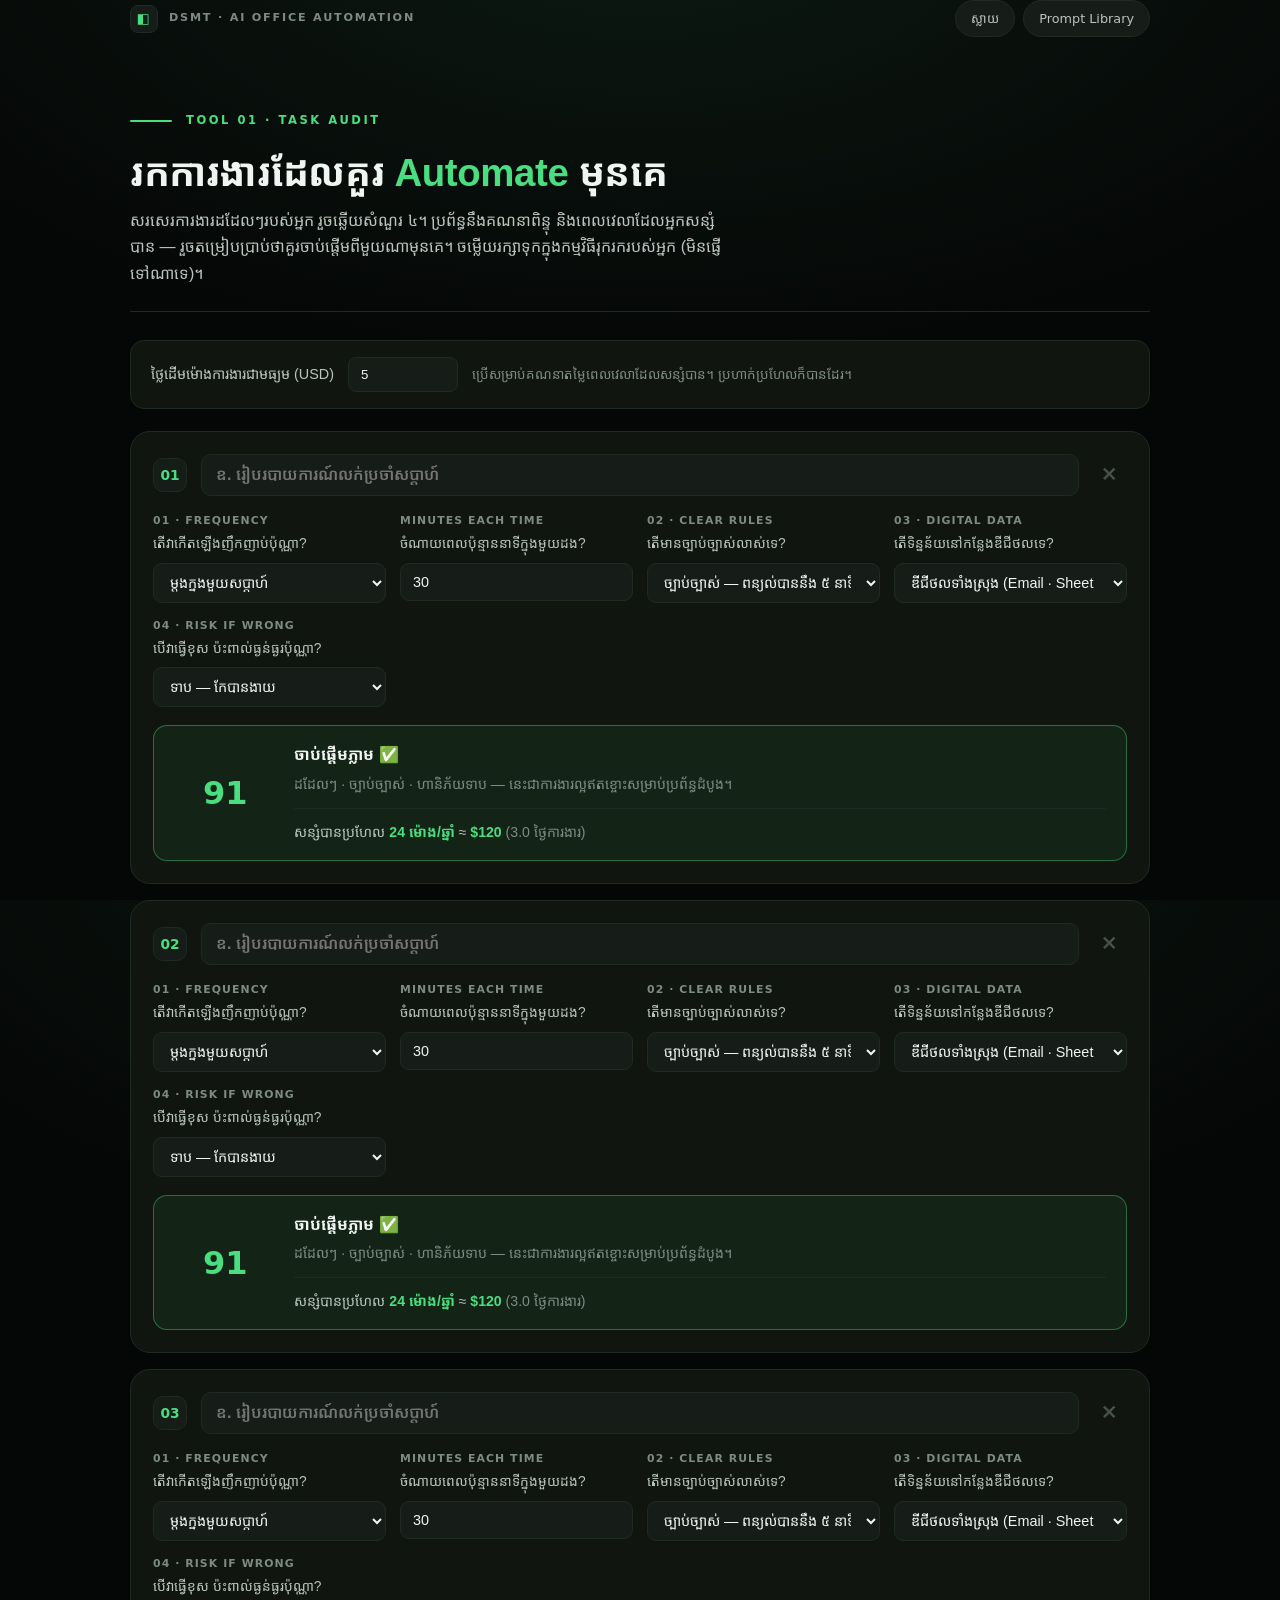
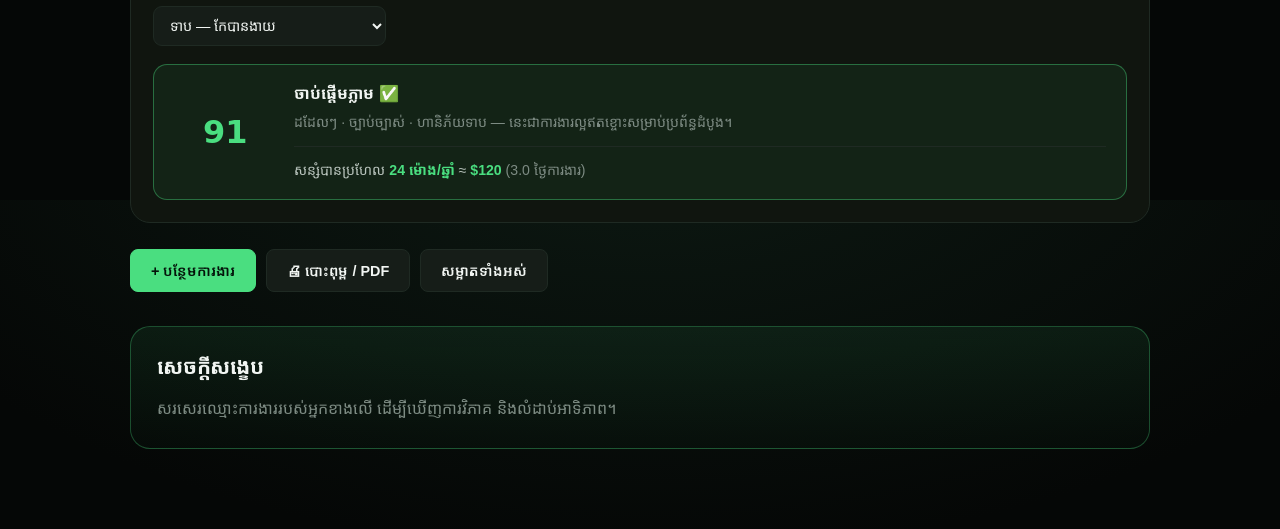
<file: tools/task-audit.html>
<!doctype html>
<html lang="km">
<head>
<meta charset="utf-8">
<meta name="viewport" content="width=device-width, initial-scale=1">
<title>តារាងសវនកម្មការងារ · Task Audit</title>
<meta name="description" content="រកការងារដែលគួរ Automate មុនគេ — ដោយប្រើតេស្ត ៤ សំណួរ និងការគណនាពេលវេលាសន្សំបាន។">
<link rel="stylesheet" href="../assets/theme.css">
<style>
body { overflow-y: auto; }

.wrap { max-width: 1100px; margin: 0 auto; padding: 0 clamp(18px, 4vw, 40px) 80px; }

.masthead {
  padding: clamp(30px, 5vw, 54px) 0 24px;
  border-bottom: 1px solid var(--border);
  margin-bottom: 28px;
}
.masthead h1 { font-size: clamp(1.6rem, 4vw, 2.4rem); margin-bottom: 10px; }
.masthead .sub { color: var(--text-2); max-width: 68ch; margin: 0; }

.topbar {
  display: flex; align-items: center; justify-content: space-between;
  gap: 14px; flex-wrap: wrap; margin-bottom: 20px;
}
.brand {
  display: flex; align-items: center; gap: 11px;
  font-family: var(--font-latin); font-weight: 800;
  font-size: 0.7rem; letter-spacing: 0.16em; color: var(--muted);
}
.brand .dot {
  width: 28px; height: 28px; border-radius: 8px;
  background: var(--surface-2); border: 1px solid var(--border);
  display: grid; place-items: center; color: var(--accent); font-size: 0.85rem;
}

/* ---------- Task rows ---------- */

.tasks { display: grid; gap: 16px; }

.task {
  background: var(--surface);
  border: 1px solid var(--border);
  border-radius: var(--r-lg);
  padding: 22px;
}

.task-head {
  display: flex; align-items: center; gap: 14px;
  margin-bottom: 16px;
}

.task-no {
  width: 34px; height: 34px; border-radius: 10px;
  background: var(--surface-2); border: 1px solid var(--border);
  display: grid; place-items: center; flex: none;
  font-family: var(--font-latin); font-weight: 800;
  color: var(--accent); font-size: 0.86rem;
}

.task-head input.task-name {
  flex: 1;
  padding: 11px 14px;
  border-radius: 10px;
  background: var(--surface-2);
  border: 1px solid var(--border);
  color: var(--text);
  font-family: var(--font-ui);
  font-size: 1rem;
  font-weight: 600;
  outline: none;
}
.task-head input.task-name:focus { border-color: var(--accent); }

.remove {
  background: none; border: 0; color: var(--faint);
  cursor: pointer; font-size: 1.1rem; padding: 4px 8px;
}
.remove:hover { color: #f87171; }

.q-grid {
  display: grid;
  grid-template-columns: repeat(auto-fit, minmax(215px, 1fr));
  gap: 14px;
}

.q label {
  display: block;
  font-family: var(--font-latin);
  font-size: 0.68rem; font-weight: 700;
  letter-spacing: 0.1em; text-transform: uppercase;
  color: var(--muted); margin-bottom: 7px;
}

.q .q-km {
  display: block;
  font-family: var(--font-khmer);
  font-size: 0.86rem;
  letter-spacing: 0;
  text-transform: none;
  color: var(--text-2);
  font-weight: 400;
  margin-top: 3px;
}

.q select, .q input[type="number"] {
  width: 100%;
  padding: 10px 12px;
  border-radius: 9px;
  background: var(--surface-2);
  border: 1px solid var(--border);
  color: var(--text);
  font-family: var(--font-ui);
  font-size: 0.9rem;
  outline: none;
}
.q select:focus, .q input:focus { border-color: var(--accent); }

/* ---------- Verdict ---------- */

.verdict {
  margin-top: 18px;
  padding: 16px 20px;
  border-radius: var(--r-md);
  border: 1px solid var(--border);
  background: var(--surface-2);
  display: grid;
  grid-template-columns: auto 1fr;
  gap: 18px;
  align-items: center;
}

.verdict .score {
  font-family: var(--font-latin);
  font-size: 2rem; font-weight: 800;
  line-height: 1; min-width: 3.2em; text-align: center;
}

.verdict .label { font-weight: 700; margin-bottom: 4px; font-size: 1rem; }
.verdict .detail { font-size: 0.88rem; color: var(--muted); }

.v-go   { border-color: rgba(74,222,128,0.4);  background: rgba(74,222,128,0.07); }
.v-go   .score { color: var(--accent); }
.v-care { border-color: rgba(250,204,21,0.4);  background: rgba(250,204,21,0.06); }
.v-care .score { color: #facc15; }
.v-wait { border-color: rgba(248,113,113,0.35); background: rgba(248,113,113,0.05); }
.v-wait .score { color: #f87171; }

.savings {
  margin-top: 12px;
  font-size: 0.88rem;
  color: var(--text-2);
  padding-top: 12px;
  border-top: 1px solid var(--border);
}
.savings strong { color: var(--accent); }

/* ---------- Summary ---------- */

.summary {
  margin-top: 34px;
  background: linear-gradient(180deg, rgba(74,222,128,0.08), rgba(74,222,128,0.02));
  border: 1px solid rgba(74,222,128,0.3);
  border-radius: var(--r-lg);
  padding: 26px;
}

.summary h2 { font-size: 1.3rem; margin-bottom: 16px; }

.sum-stats {
  display: grid;
  grid-template-columns: repeat(auto-fit, minmax(150px, 1fr));
  gap: 16px;
  margin-bottom: 20px;
}

.sum-stat .v {
  font-family: var(--font-latin);
  font-size: 1.9rem; font-weight: 800; color: var(--accent); line-height: 1;
}
.sum-stat .k { font-size: 0.85rem; color: var(--text-2); margin-top: 6px; }

.ranked { display: grid; gap: 9px; }

.ranked-row {
  display: grid;
  grid-template-columns: auto 1fr auto;
  gap: 14px; align-items: center;
  padding: 12px 16px;
  background: var(--surface-2);
  border: 1px solid var(--border-soft);
  border-radius: var(--r-sm);
  font-size: 0.92rem;
}
.ranked-row .rank {
  font-family: var(--font-latin); font-weight: 800;
  color: var(--accent); font-size: 0.85rem;
}
.ranked-row .pts { font-family: var(--font-latin); color: var(--muted); font-size: 0.82rem; }

.actions { display: flex; gap: 10px; flex-wrap: wrap; margin: 26px 0 10px; }

.hint { font-size: 0.84rem; color: var(--muted); }

.rate-row {
  display: flex; gap: 14px; align-items: center; flex-wrap: wrap;
  margin-bottom: 22px; padding: 16px 20px;
  background: var(--surface); border: 1px solid var(--border);
  border-radius: var(--r-md);
}
.rate-row label { font-size: 0.9rem; color: var(--text-2); }
.rate-row input {
  width: 110px; padding: 9px 12px; border-radius: 8px;
  background: var(--surface-2); border: 1px solid var(--border);
  color: var(--text); font-family: var(--font-ui); outline: none;
}
.rate-row input:focus { border-color: var(--accent); }

@media print {
  body { background: #fff; color: #111; }
  .no-print { display: none !important; }
  .task, .summary { break-inside: avoid; }
}
</style>
</head>
<body>

<div class="wrap">

  <div class="topbar no-print">
    <div class="brand"><span class="dot">◧</span> DSMT · AI OFFICE AUTOMATION</div>
    <div style="display:flex;gap:8px;flex-wrap:wrap">
      <a class="pill" href="../slides/index.html">ស្លាយ</a>
      <a class="pill" href="../prompt-library/index.html">Prompt Library</a>
    </div>
  </div>

  <header class="masthead">
    <p class="eyebrow">Tool 01 · Task Audit</p>
    <h1>រកការងារដែលគួរ <span class="accent">Automate</span> មុនគេ</h1>
    <p class="sub">
      សរសេរការងារដដែលៗរបស់អ្នក រួចឆ្លើយសំណួរ ៤។ ប្រព័ន្ធនឹងគណនាពិន្ទុ
      និងពេលវេលាដែលអ្នកសន្សំបាន — រួចតម្រៀបប្រាប់ថាគួរចាប់ផ្តើមពីមួយណាមុនគេ។
      ចម្លើយរក្សាទុកក្នុងកម្មវិធីរុករករបស់អ្នក (មិនផ្ញើទៅណាទេ)។
    </p>
  </header>

  <div class="rate-row no-print">
    <label for="rate">ថ្លៃដើមម៉ោងការងារជាមធ្យម (USD)</label>
    <input id="rate" type="number" min="0" step="0.5" value="5">
    <span class="hint">ប្រើសម្រាប់គណនាតម្លៃពេលវេលាដែលសន្សំបាន។ ប្រហាក់ប្រហែលក៏បានដែរ។</span>
  </div>

  <div class="tasks" id="tasks"></div>

  <div class="actions no-print">
    <button class="btn btn-primary" id="btnAdd">+ បន្ថែមការងារ</button>
    <button class="btn" id="btnPrint">🖨 បោះពុម្ព / PDF</button>
    <button class="btn" id="btnReset">សម្អាតទាំងអស់</button>
  </div>

  <section class="summary" id="summary"></section>

</div>

<script>
(function () {
  'use strict';

  var STORE = 'aioa.taskaudit.v1';

  /* ── ការឲ្យពិន្ទុ ──────────────────────────────────────────
     ពិន្ទុសរុប ១០០។ ហានិភ័យខ្ពស់មិនបិទផ្លូវទេ — វាគ្រាន់តែ
     តម្រូវឲ្យមានជំហានមនុស្សអនុម័ត ហើយបន្ថយអាទិភាព។
     ──────────────────────────────────────────────────────── */
  var W = { freq: 30, rules: 30, digital: 25, risk: 15 };

  var FREQ = [
    { v: 0,   km: 'តិចជាងម្តងក្នុងមួយខែ' },
    { v: 0.4, km: 'ម្តងក្នុងមួយខែ' },
    { v: 0.7, km: 'ម្តងក្នុងមួយសប្តាហ៍' },
    { v: 0.9, km: 'ច្រើនដងក្នុងមួយសប្តាហ៍' },
    { v: 1,   km: 'រាល់ថ្ងៃ' }
  ];

  var TIMES_PER_WEEK = [0.25, 1, 1, 3, 5];  // ប្រេកង់ → ចំនួនដង/សប្តាហ៍

  var RULES = [
    { v: 0,    km: 'ត្រូវការការវិនិច្ឆ័យច្រើន' },
    { v: 0.5,  km: 'មានច្បាប់ខ្លះ តែមានករណីលើកលែង' },
    { v: 1,    km: 'ច្បាប់ច្បាស់ — ពន្យល់បាននឹង ៥ នាទី' }
  ];

  var DIGITAL = [
    { v: 0,   km: 'នៅលើក្រដាស ឬក្នុងក្បាល' },
    { v: 0.5, km: 'ឌីជីថលខ្លះ ខ្លះទៀតដោយដៃ' },
    { v: 1,   km: 'ឌីជីថលទាំងស្រុង (Email · Sheet · Form)' }
  ];

  var RISK = [
    { v: 1,   km: 'ទាប — កែបានងាយ', note: 'ចាប់ផ្តើមបានភ្លាម' },
    { v: 0.5, km: 'មធ្យម — ប៉ះពាល់ការងារខ្លះ', note: 'ត្រូវមានមនុស្សអនុម័ត' },
    { v: 0,   km: 'ខ្ពស់ — ប៉ះលុយ ច្បាប់ ឬអតិថិជន', note: 'ត្រូវមានមនុស្សអនុម័តជាដាច់ខាត' }
  ];

  var tasks = load();

  function load() {
    try {
      var d = JSON.parse(localStorage.getItem(STORE));
      if (d && d.tasks && d.tasks.length) {
        if (typeof d.rate === 'number') {
          document.getElementById('rate').value = d.rate;
        }
        return d.tasks;
      }
    } catch (e) { /* fall through to defaults */ }
    return [blank(), blank(), blank()];
  }

  function save() {
    try {
      localStorage.setItem(STORE, JSON.stringify({
        tasks: tasks,
        rate: parseFloat(document.getElementById('rate').value) || 0
      }));
    } catch (e) { /* storage disabled — nothing to do */ }
  }

  function blank() {
    return { name: '', freq: 2, rules: 2, digital: 2, risk: 0, minutes: 30 };
  }

  function esc(s) {
    return String(s == null ? '' : s)
      .replace(/&/g, '&amp;').replace(/</g, '&lt;')
      .replace(/>/g, '&gt;').replace(/"/g, '&quot;');
  }

  function scoreOf(t) {
    return Math.round(
      FREQ[t.freq].v      * W.freq +
      RULES[t.rules].v    * W.rules +
      DIGITAL[t.digital].v * W.digital +
      RISK[t.risk].v      * W.risk
    );
  }

  function hoursPerYear(t) {
    var perWeek = TIMES_PER_WEEK[t.freq] * (Number(t.minutes) || 0) / 60;
    return perWeek * 48;   // ៤៨ សប្តាហ៍ការងារក្នុងមួយឆ្នាំ
  }

  function verdictOf(score, t) {
    if (score >= 70) {
      return {
        cls: 'v-go',
        label: 'ចាប់ផ្តើមភ្លាម ✅',
        detail: t.risk === 0
          ? 'ដដែលៗ · ច្បាប់ច្បាស់ · ហានិភ័យទាប — នេះជាការងារល្អឥតខ្ចោះសម្រាប់ប្រព័ន្ធដំបូង។'
          : 'ពិន្ទុខ្ពស់ តែ' + RISK[t.risk].note + '។'
      };
    }
    if (score >= 45) {
      return {
        cls: 'v-care',
        label: 'សង់បាន — តែប្រុងប្រយ័ត្ន ⚠️',
        detail: 'ចាប់ផ្តើមក្នុងរបៀបព្រាង៖ AI ព្រាង មនុស្សពិនិត្យគ្រប់ករណីរយៈពេល ២ សប្តាហ៍។'
      };
    }
    return {
      cls: 'v-wait',
      label: 'កុំទាន់ ❌',
      detail: 'ចំណុចខ្សោយធំបំផុត៖ ' + weakest(t) + '។ ដោះស្រាយចំណុចនេះជាមុនសិន ' +
              'ឬជ្រើសការងារផ្សេង។'
    };
  }

  /**
   * រកវិមាត្រណាដែលបាត់បង់ពិន្ទុច្រើនបំផុត ដើម្បីប្រាប់អ្នកប្រើថាត្រូវកែត្រង់ណា។
   */
  function weakest(t) {
    var gaps = [
      { loss: (1 - FREQ[t.freq].v)       * W.freq,
        msg:  'ការងារនេះកើតឡើងកម្រពេក — ពេលសង់ច្រើនជាងពេលសន្សំបាន' },
      { loss: (1 - RULES[t.rules].v)     * W.rules,
        msg:  'ច្បាប់មិនទាន់ច្បាស់ — សរសេរ SOP ជាមុនសិន' },
      { loss: (1 - DIGITAL[t.digital].v) * W.digital,
        msg:  'ទិន្នន័យមិនទាន់ជាឌីជីថល — ប្តូរទៅ Form ឬ Sheet ជាមុនសិន' },
      { loss: (1 - RISK[t.risk].v)       * W.risk,
        msg:  'ហានិភ័យខ្ពស់ — ត្រូវរចនាជំហានមនុស្សអនុម័តឲ្យរឹងមាំជាមុន' }
    ];

    return gaps.sort(function (a, b) { return b.loss - a.loss; })[0].msg;
  }

  function selectHtml(list, sel, attr) {
    return '<select ' + attr + '>' + list.map(function (o, i) {
      return '<option value="' + i + '"' + (i === sel ? ' selected' : '') + '>' +
        esc(o.km) + '</option>';
    }).join('') + '</select>';
  }

  function taskHtml(t, i) {
    var score = scoreOf(t);
    var v = verdictOf(score, t);
    var hrs = hoursPerYear(t);
    var rate = parseFloat(document.getElementById('rate').value) || 0;

    return '' +
    '<div class="task" data-i="' + i + '">' +
      '<div class="task-head">' +
        '<div class="task-no">' + String(i + 1).padStart(2, '0') + '</div>' +
        '<input class="task-name" type="text" data-f="name" ' +
          'placeholder="ឧ. រៀបរបាយការណ៍លក់ប្រចាំសប្តាហ៍" value="' + esc(t.name) + '">' +
        '<button class="remove no-print" data-remove="' + i + '" ' +
          'title="លុបការងារនេះ" aria-label="លុប">✕</button>' +
      '</div>' +

      '<div class="q-grid">' +
        '<div class="q"><label>01 · Frequency' +
          '<span class="q-km">តើវាកើតឡើងញឹកញាប់ប៉ុណ្ណា?</span></label>' +
          selectHtml(FREQ, t.freq, 'data-f="freq"') + '</div>' +

        '<div class="q"><label>Minutes each time' +
          '<span class="q-km">ចំណាយពេលប៉ុន្មាននាទីក្នុងមួយដង?</span></label>' +
          '<input type="number" min="1" step="5" data-f="minutes" value="' +
            (Number(t.minutes) || 0) + '"></div>' +

        '<div class="q"><label>02 · Clear rules' +
          '<span class="q-km">តើមានច្បាប់ច្បាស់លាស់ទេ?</span></label>' +
          selectHtml(RULES, t.rules, 'data-f="rules"') + '</div>' +

        '<div class="q"><label>03 · Digital data' +
          '<span class="q-km">តើទិន្នន័យនៅកន្លែងឌីជីថលទេ?</span></label>' +
          selectHtml(DIGITAL, t.digital, 'data-f="digital"') + '</div>' +

        '<div class="q"><label>04 · Risk if wrong' +
          '<span class="q-km">បើវាធ្វើខុស ប៉ះពាល់ធ្ងន់ធ្ងរប៉ុណ្ណា?</span></label>' +
          selectHtml(RISK, t.risk, 'data-f="risk"') + '</div>' +
      '</div>' +

      '<div class="verdict ' + v.cls + '">' +
        '<div class="score">' + score + '</div>' +
        '<div>' +
          '<div class="label">' + v.label + '</div>' +
          '<div class="detail">' + esc(v.detail) + '</div>' +
          (hrs > 0
            ? '<div class="savings">សន្សំបានប្រហែល <strong>' + hrs.toFixed(0) +
              ' ម៉ោង/ឆ្នាំ</strong>' +
              (rate > 0 ? ' ≈ <strong>$' + Math.round(hrs * rate).toLocaleString() +
                '</strong>' : '') +
              ' <span class="muted">(' + (hrs / 8).toFixed(1) + ' ថ្ងៃការងារ)</span></div>'
            : '') +
        '</div>' +
      '</div>' +
    '</div>';
  }

  function summaryHtml() {
    var filled = tasks.filter(function (t) { return t.name.trim(); });
    var rate = parseFloat(document.getElementById('rate').value) || 0;

    if (!filled.length) {
      return '<h2>សេចក្តីសង្ខេប</h2>' +
        '<p class="muted" style="margin:0">សរសេរឈ្មោះការងាររបស់អ្នកខាងលើ ' +
        'ដើម្បីឃើញការវិភាគ និងលំដាប់អាទិភាព។</p>';
    }

    var totalHrs = filled.reduce(function (s, t) { return s + hoursPerYear(t); }, 0);
    var ready = filled.filter(function (t) { return scoreOf(t) >= 70; }).length;

    var ranked = filled.slice().sort(function (a, b) {
      var d = scoreOf(b) - scoreOf(a);
      return d !== 0 ? d : hoursPerYear(b) - hoursPerYear(a);
    });

    return '' +
      '<h2>សេចក្តីសង្ខេប · គួរចាប់ផ្តើមពីមួយណា?</h2>' +
      '<div class="sum-stats">' +
        '<div class="sum-stat"><div class="v">' + totalHrs.toFixed(0) + 'h</div>' +
          '<div class="k">សន្សំបានក្នុងមួយឆ្នាំ<br><span class="muted">' +
          (totalHrs / 40).toFixed(1) + ' សប្តាហ៍ការងារ</span></div></div>' +
        (rate > 0
          ? '<div class="sum-stat"><div class="v">$' +
            Math.round(totalHrs * rate).toLocaleString() + '</div>' +
            '<div class="k">តម្លៃពេលវេលាក្នុងមួយឆ្នាំ</div></div>'
          : '') +
        '<div class="sum-stat"><div class="v">' + ready + '</div>' +
          '<div class="k">ការងារដែលអាចចាប់ផ្តើមភ្លាម</div></div>' +
        '<div class="sum-stat"><div class="v">' + filled.length + '</div>' +
          '<div class="k">ការងារដែលបានវិភាគ</div></div>' +
      '</div>' +

      '<div class="ranked">' + ranked.map(function (t, i) {
        return '<div class="ranked-row">' +
          '<span class="rank">#' + (i + 1) + '</span>' +
          '<span>' + esc(t.name) + '</span>' +
          '<span class="pts">' + scoreOf(t) + ' ពិន្ទុ · ' +
            hoursPerYear(t).toFixed(0) + 'h/ឆ្នាំ</span>' +
        '</div>';
      }).join('') + '</div>' +

      '<p class="hint" style="margin-top:18px">' +
        '<strong class="accent">ជំហានបន្ទាប់៖</strong> យក #1 ទៅសង់នៅសប្តាហ៍នេះ។ ' +
        'កុំសង់ទាំង ៣ ក្នុងពេលតែមួយ — សង់មួយ ឲ្យវាដំណើរការ រួចទើបបន្តមួយទៀត។' +
      '</p>';
  }

  function render() {
    document.getElementById('tasks').innerHTML = tasks.map(taskHtml).join('');
    document.getElementById('summary').innerHTML = summaryHtml();
    save();
  }

  /* ---------- Events ---------- */

  document.getElementById('tasks').addEventListener('input', function (e) {
    var field = e.target.getAttribute('data-f');
    if (!field) return;

    var wrap = e.target.closest('.task');
    var i = parseInt(wrap.getAttribute('data-i'), 10);

    tasks[i][field] = field === 'name'
      ? e.target.value
      : (field === 'minutes' ? Number(e.target.value) : parseInt(e.target.value, 10));

    // Re-render only the verdict + summary so typing is not interrupted
    if (field === 'name') {
      document.getElementById('summary').innerHTML = summaryHtml();
      save();
    } else {
      render();
    }
  });

  document.getElementById('tasks').addEventListener('change', function (e) {
    if (e.target.tagName === 'SELECT') render();
  });

  document.getElementById('tasks').addEventListener('click', function (e) {
    var btn = e.target.closest('[data-remove]');
    if (!btn) return;
    if (tasks.length <= 1) { tasks[0] = blank(); }
    else { tasks.splice(parseInt(btn.getAttribute('data-remove'), 10), 1); }
    render();
  });

  document.getElementById('rate').addEventListener('input', render);

  document.getElementById('btnAdd').addEventListener('click', function () {
    tasks.push(blank());
    render();
    window.scrollTo({ top: document.body.scrollHeight, behavior: 'smooth' });
  });

  document.getElementById('btnPrint').addEventListener('click', function () {
    window.print();
  });

  document.getElementById('btnReset').addEventListener('click', function () {
    if (!confirm('សម្អាតការងារទាំងអស់មែនទេ?')) return;
    tasks = [blank(), blank(), blank()];
    render();
  });

  render();
})();
</script>
</body>
</html>
</file>
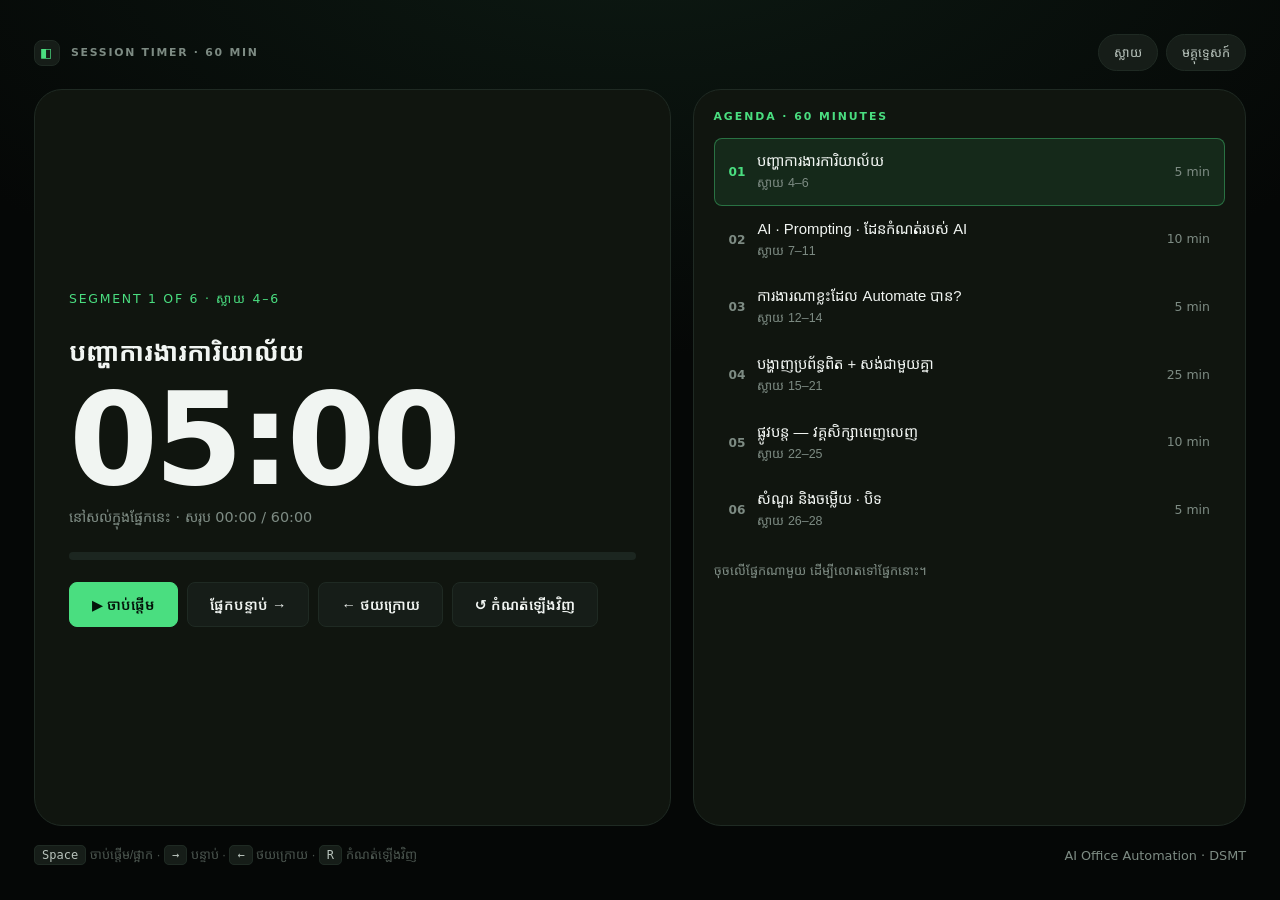
<file: tools/timer.html>
<!doctype html>
<html lang="km">
<head>
<meta charset="utf-8">
<meta name="viewport" content="width=device-width, initial-scale=1">
<title>Session Timer · AI Office Automation</title>
<meta name="description" content="នាឡិកាតាមផ្នែកសម្រាប់វគ្គ ៦០ នាទី — ប្រើលើអេក្រង់ទី២ របស់អ្នកបង្រៀន។">
<link rel="stylesheet" href="../assets/theme.css">
<style>
body { overflow: hidden; height: 100vh; }

.shell {
  height: 100vh;
  display: grid;
  grid-template-rows: auto 1fr auto;
  padding: clamp(18px, 3vw, 34px);
  gap: 18px;
}

.top {
  display: flex; align-items: center; justify-content: space-between;
  gap: 14px; flex-wrap: wrap;
}
.brand {
  display: flex; align-items: center; gap: 11px;
  font-family: var(--font-latin); font-weight: 800;
  font-size: 0.68rem; letter-spacing: 0.16em; color: var(--muted);
}
.brand .dot {
  width: 26px; height: 26px; border-radius: 8px;
  background: var(--surface-2); border: 1px solid var(--border);
  display: grid; place-items: center; color: var(--accent); font-size: 0.8rem;
}

/* ---------- Main clock ---------- */

.stage {
  display: grid;
  grid-template-columns: 1.15fr 1fr;
  gap: 22px;
  min-height: 0;
}

.clock-card {
  background: var(--surface);
  border: 1px solid var(--border);
  border-radius: var(--r-xl);
  padding: clamp(20px, 3vw, 34px);
  display: flex;
  flex-direction: column;
  justify-content: center;
}

.seg-name {
  font-size: clamp(1.1rem, 2.4vw, 1.6rem);
  font-weight: 700;
  margin-bottom: 6px;
}
.seg-sub {
  font-family: var(--font-latin);
  font-size: 0.78rem; letter-spacing: 0.14em;
  text-transform: uppercase; color: var(--accent);
  margin-bottom: 22px;
}

.big {
  font-family: var(--font-latin);
  font-size: clamp(3.6rem, 13vw, 8rem);
  font-weight: 800;
  line-height: 0.94;
  letter-spacing: -0.03em;
  font-variant-numeric: tabular-nums;
  color: var(--text);
  margin-bottom: 6px;
}
.big.is-warn { color: #facc15; }
.big.is-over { color: #f87171; }

.big-sub {
  font-family: var(--font-latin);
  font-size: 0.9rem; color: var(--muted);
  margin-bottom: 22px;
}

.bar {
  height: 8px;
  border-radius: 6px;
  background: var(--surface-3);
  overflow: hidden;
  margin-bottom: 22px;
}
.bar i {
  display: block; height: 100%;
  background: linear-gradient(90deg, var(--accent-2), var(--accent));
  width: 0; transition: width 0.4s ease;
}
.bar.is-warn i { background: #facc15; }
.bar.is-over i { background: #f87171; }

.controls { display: flex; gap: 9px; flex-wrap: wrap; }
.controls .btn { padding: 12px 22px; }

/* ---------- Agenda list ---------- */

.agenda {
  background: var(--surface);
  border: 1px solid var(--border);
  border-radius: var(--r-xl);
  padding: 20px;
  overflow-y: auto;
  min-height: 0;
}

.agenda h2 {
  font-family: var(--font-latin);
  font-size: 0.68rem; font-weight: 700;
  letter-spacing: 0.18em; text-transform: uppercase;
  color: var(--accent); margin-bottom: 14px;
}

.seg {
  display: grid;
  grid-template-columns: auto 1fr auto;
  gap: 12px; align-items: center;
  padding: 12px 14px;
  border-radius: var(--r-sm);
  border: 1px solid transparent;
  cursor: pointer;
  transition: all 0.15s ease;
}
.seg:hover { background: var(--surface-2); }

.seg .n {
  font-family: var(--font-latin); font-weight: 800;
  font-size: 0.76rem; color: var(--muted);
  font-variant-numeric: tabular-nums;
}
.seg .t { font-size: 0.93rem; line-height: 1.4; }
.seg .m {
  font-family: var(--font-latin); font-size: 0.78rem;
  color: var(--muted); white-space: nowrap;
}

.seg.is-current {
  background: rgba(74, 222, 128, 0.1);
  border-color: rgba(74, 222, 128, 0.4);
}
.seg.is-current .n { color: var(--accent); }

.seg.is-done { opacity: 0.42; }
.seg.is-done .t { text-decoration: line-through; }

.foot {
  display: flex; align-items: center; justify-content: space-between;
  gap: 14px; flex-wrap: wrap;
  font-size: 0.8rem; color: var(--faint);
}
.foot kbd {
  background: var(--surface-2); border: 1px solid var(--border);
  border-radius: 5px; padding: 2px 7px;
  font-family: var(--font-mono); font-size: 0.75rem; color: var(--text-2);
}

.total-line { font-family: var(--font-latin); color: var(--muted); }
.total-line b { color: var(--text); }

@media (max-width: 900px) {
  .stage { grid-template-columns: 1fr; }
  body { overflow-y: auto; height: auto; }
  .shell { height: auto; min-height: 100vh; }
}
</style>
</head>
<body>

<div class="shell">

  <div class="top">
    <div class="brand"><span class="dot">◧</span> SESSION TIMER · 60 MIN</div>
    <div style="display:flex;gap:8px;flex-wrap:wrap">
      <a class="pill" href="../slides/index.html">ស្លាយ</a>
      <a class="pill" href="../docs/02-facilitator-guide.md">មគ្គុទ្ទេសក៍</a>
    </div>
  </div>

  <div class="stage">
    <div class="clock-card">
      <div class="seg-sub" id="segSub">Segment 1 of 6</div>
      <div class="seg-name" id="segName">បញ្ហាការងារការិយាល័យ</div>

      <div class="big" id="big">05:00</div>
      <div class="big-sub" id="bigSub">នៅសល់ក្នុងផ្នែកនេះ · សរុប 00:00 / 60:00</div>

      <div class="bar" id="bar"><i></i></div>

      <div class="controls">
        <button class="btn btn-primary" id="btnPlay">▶ ចាប់ផ្តើម</button>
        <button class="btn" id="btnNext">ផ្នែកបន្ទាប់ →</button>
        <button class="btn" id="btnPrev">← ថយក្រោយ</button>
        <button class="btn" id="btnReset">↺ កំណត់ឡើងវិញ</button>
      </div>
    </div>

    <div class="agenda">
      <h2>Agenda · 60 minutes</h2>
      <div id="segs"></div>
      <p class="total-line" style="margin:16px 0 0;font-size:0.8rem">
        ចុចលើផ្នែកណាមួយ ដើម្បីលោតទៅផ្នែកនោះ។
      </p>
    </div>
  </div>

  <div class="foot">
    <div>
      <kbd>Space</kbd> ចាប់ផ្តើម/ផ្អាក ·
      <kbd>→</kbd> បន្ទាប់ ·
      <kbd>←</kbd> ថយក្រោយ ·
      <kbd>R</kbd> កំណត់ឡើងវិញ
    </div>
    <div class="total-line">AI Office Automation · DSMT</div>
  </div>

</div>

<script>
(function () {
  'use strict';

  var SEGMENTS = [
    { name: 'បញ្ហាការងារការិយាល័យ',                     min: 5,  slides: '4–6'   },
    { name: 'AI · Prompting · ដែនកំណត់របស់ AI',          min: 10, slides: '7–11'  },
    { name: 'ការងារណាខ្លះដែល Automate បាន?',            min: 5,  slides: '12–14' },
    { name: 'បង្ហាញប្រព័ន្ធពិត + សង់ជាមួយគ្នា',           min: 25, slides: '15–21' },
    { name: 'ផ្លូវបន្ត — វគ្គសិក្សាពេញលេញ',                min: 10, slides: '22–25' },
    { name: 'សំណួរ និងចម្លើយ · បិទ',                     min: 5,  slides: '26–28' }
  ];

  var idx = 0;
  var segElapsed = 0;      // វិនាទីក្នុងផ្នែកបច្ចុប្បន្ន
  var totalElapsed = 0;    // វិនាទីសរុប
  var running = false;
  var handle = null;

  var TOTAL_SECONDS = SEGMENTS.reduce(function (s, x) { return s + x.min * 60; }, 0);

  function el(id) { return document.getElementById(id); }

  function fmt(sec) {
    var neg = sec < 0;
    var a = Math.abs(Math.round(sec));
    var m = Math.floor(a / 60);
    var s = a % 60;
    return (neg ? '+' : '') + String(m).padStart(2, '0') + ':' + String(s).padStart(2, '0');
  }

  function segSeconds(i) { return SEGMENTS[i].min * 60; }

  function renderAgenda() {
    el('segs').innerHTML = SEGMENTS.map(function (s, i) {
      var cls = i === idx ? ' is-current' : (i < idx ? ' is-done' : '');
      return '<div class="seg' + cls + '" data-i="' + i + '">' +
        '<span class="n">' + String(i + 1).padStart(2, '0') + '</span>' +
        '<span class="t">' + s.name +
          '<br><span class="muted" style="font-size:0.78rem">ស្លាយ ' + s.slides + '</span>' +
        '</span>' +
        '<span class="m">' + s.min + ' min</span>' +
      '</div>';
    }).join('');
  }

  function render() {
    var seg = SEGMENTS[idx];
    var limit = segSeconds(idx);
    var left = limit - segElapsed;

    el('segSub').textContent = 'Segment ' + (idx + 1) + ' of ' + SEGMENTS.length +
      ' · ស្លាយ ' + seg.slides;
    el('segName').textContent = seg.name;
    el('big').textContent = fmt(left);
    el('bigSub').textContent = (left < 0 ? 'លើសម៉ោងក្នុងផ្នែកនេះ' : 'នៅសល់ក្នុងផ្នែកនេះ') +
      ' · សរុប ' + fmt(totalElapsed).replace('+', '') + ' / 60:00';

    var pct = Math.min(100, (segElapsed / limit) * 100);
    el('bar').querySelector('i').style.width = pct + '%';

    var warn = left <= 60 && left > 0;
    var over = left <= 0;
    el('big').className = 'big' + (over ? ' is-over' : warn ? ' is-warn' : '');
    el('bar').className = 'bar' + (over ? ' is-over' : warn ? ' is-warn' : '');

    el('btnPlay').textContent = running ? '⏸ ផ្អាក' : '▶ ចាប់ផ្តើម';
  }

  function tick() {
    segElapsed += 1;
    totalElapsed += 1;
    render();
  }

  function toggle() {
    running = !running;
    if (running) {
      handle = setInterval(tick, 1000);
    } else {
      clearInterval(handle);
    }
    render();
  }

  function go(i) {
    if (i < 0 || i >= SEGMENTS.length) return;

    // Moving forward banks the full planned time so the running
    // total stays honest even when a segment is cut short.
    if (i > idx) {
      totalElapsed += Math.max(0, segSeconds(idx) - segElapsed);
    } else {
      totalElapsed = SEGMENTS.slice(0, i).reduce(function (s, x) {
        return s + x.min * 60;
      }, 0);
    }

    idx = i;
    segElapsed = 0;
    renderAgenda();
    render();
  }

  function reset() {
    running = false;
    clearInterval(handle);
    idx = 0;
    segElapsed = 0;
    totalElapsed = 0;
    renderAgenda();
    render();
  }

  el('btnPlay').addEventListener('click', toggle);
  el('btnNext').addEventListener('click', function () { go(idx + 1); });
  el('btnPrev').addEventListener('click', function () { go(idx - 1); });
  el('btnReset').addEventListener('click', function () {
    if (confirm('កំណត់នាឡិកាឡើងវិញមែនទេ?')) reset();
  });

  el('segs').addEventListener('click', function (e) {
    var row = e.target.closest('[data-i]');
    if (row) go(parseInt(row.getAttribute('data-i'), 10));
  });

  document.addEventListener('keydown', function (e) {
    if (e.key === ' ')          { e.preventDefault(); toggle(); }
    else if (e.key === 'ArrowRight') { e.preventDefault(); go(idx + 1); }
    else if (e.key === 'ArrowLeft')  { e.preventDefault(); go(idx - 1); }
    else if (e.key === 'r' || e.key === 'R') { reset(); }
  });

  // TOTAL_SECONDS is the planned 60 minutes; surfaced for sanity checks.
  if (TOTAL_SECONDS !== 3600) {
    console.warn('ផ្នែកទាំងអស់សរុប ' + (TOTAL_SECONDS / 60) + ' នាទី — មិនស្មើ ៦០ ទេ។');
  }

  renderAgenda();
  render();
})();
</script>
</body>
</html>
</file>
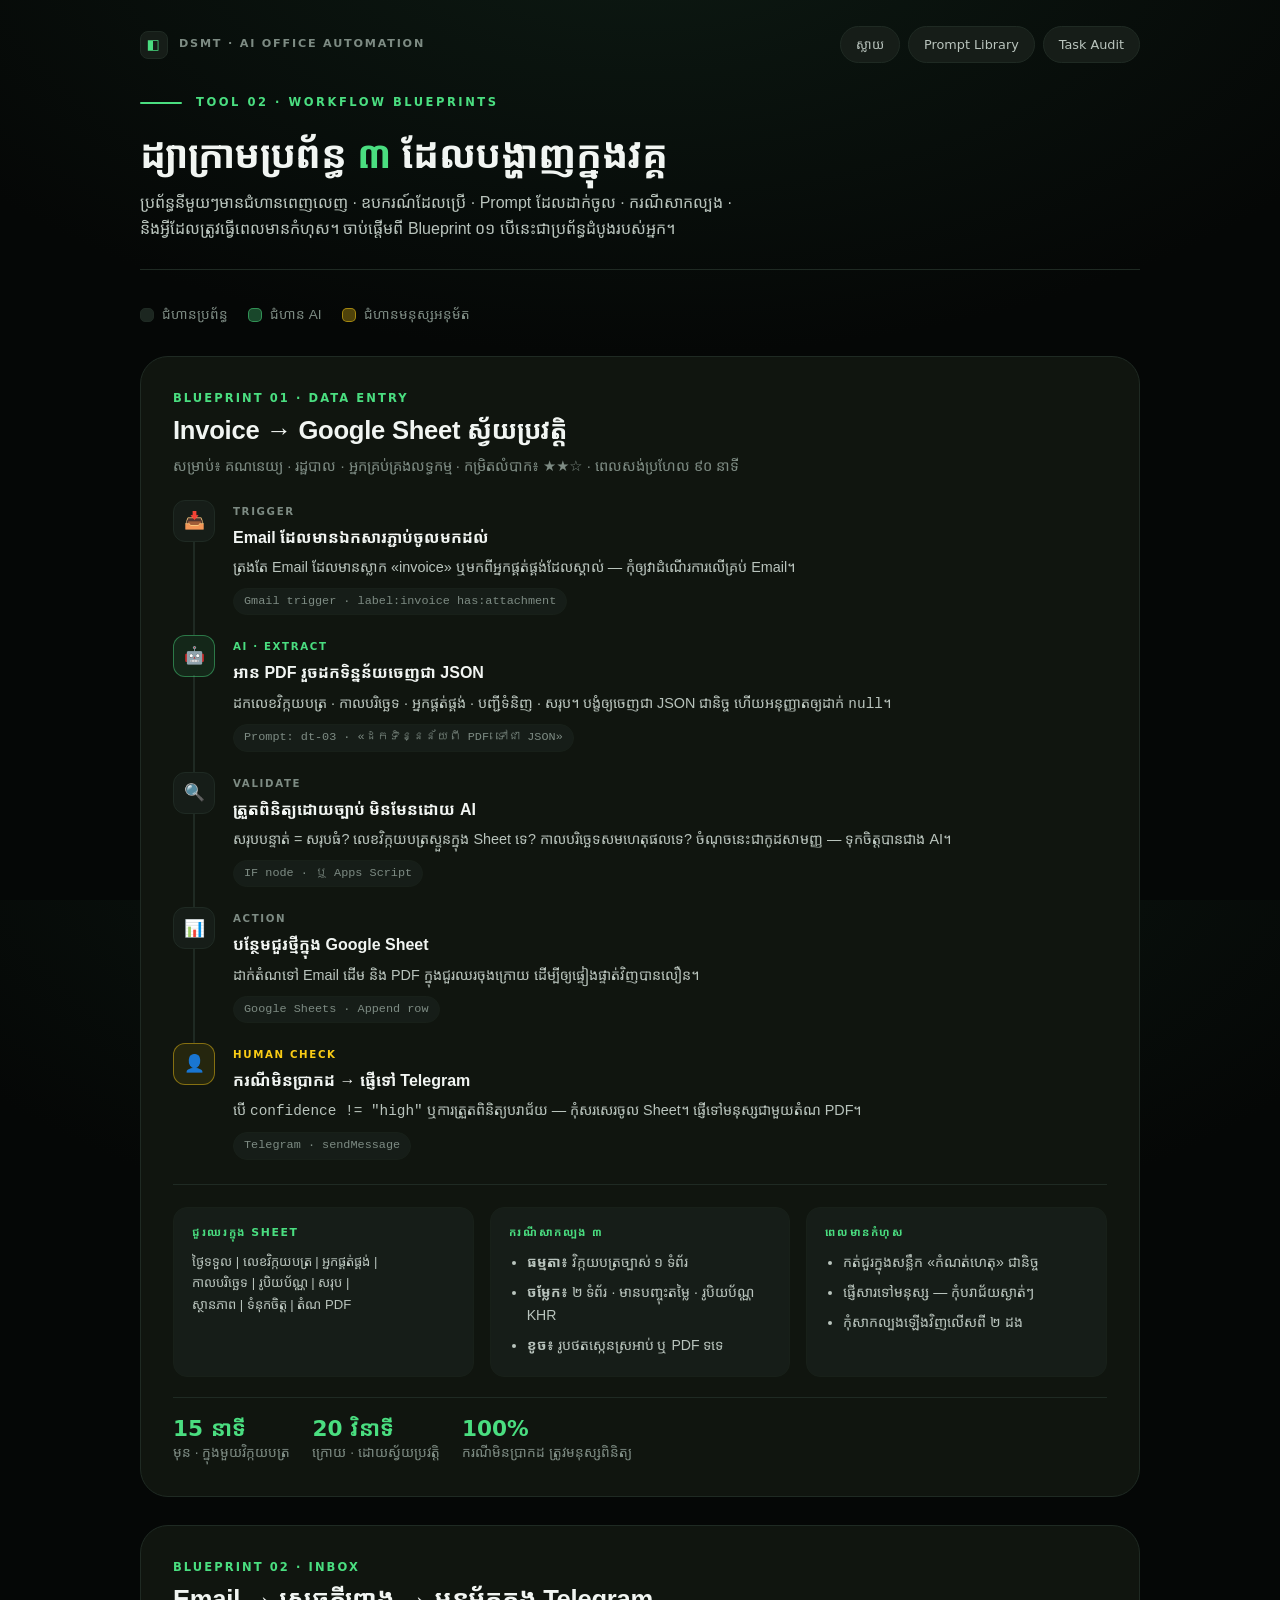
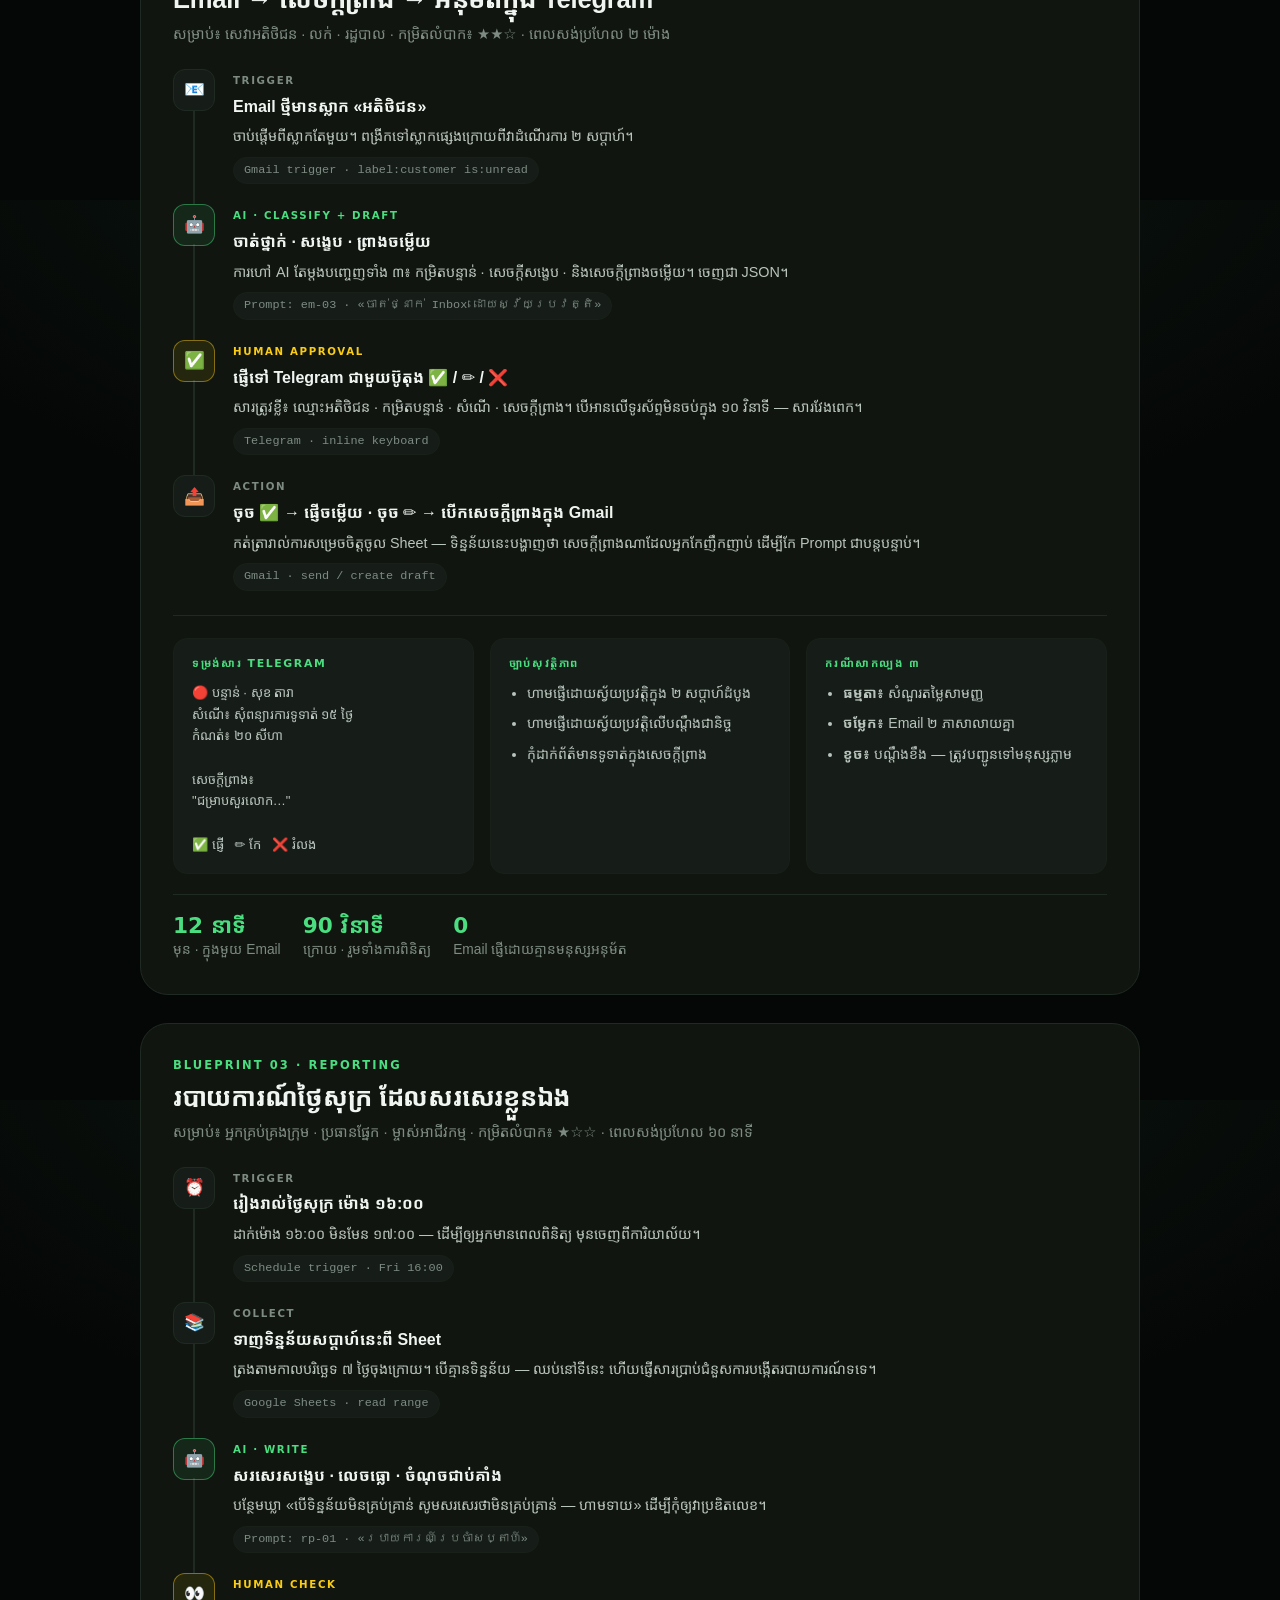
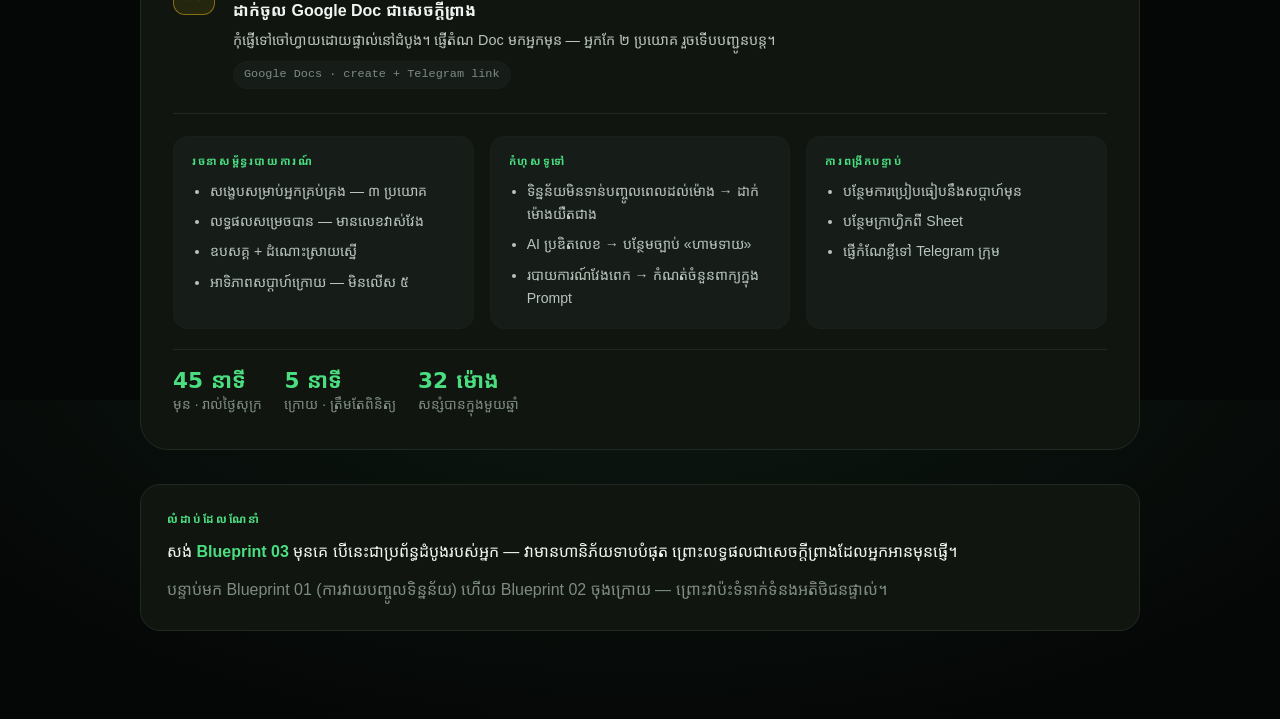
<file: tools/workflow-blueprints.html>
<!doctype html>
<html lang="km">
<head>
<meta charset="utf-8">
<meta name="viewport" content="width=device-width, initial-scale=1">
<title>Workflow Blueprints · AI Office Automation</title>
<meta name="description" content="ដ្យាក្រាមពេញលេញនៃប្រព័ន្ធស្វ័យប្រវត្តិកម្ម ៣ ដែលបង្ហាញក្នុងវគ្គ — រួមទាំងជំហានសង់ និង Prompt។">
<link rel="stylesheet" href="../assets/theme.css">
<style>
body { overflow-y: auto; }
.wrap { max-width: 1080px; margin: 0 auto; padding: 0 clamp(18px, 4vw, 40px) 90px; }

.topbar {
  display: flex; align-items: center; justify-content: space-between;
  gap: 14px; flex-wrap: wrap; padding-top: 26px;
}
.brand {
  display: flex; align-items: center; gap: 11px;
  font-family: var(--font-latin); font-weight: 800;
  font-size: 0.7rem; letter-spacing: 0.16em; color: var(--muted);
}
.brand .dot {
  width: 28px; height: 28px; border-radius: 8px;
  background: var(--surface-2); border: 1px solid var(--border);
  display: grid; place-items: center; color: var(--accent); font-size: 0.85rem;
}

.masthead {
  padding: 30px 0 26px;
  border-bottom: 1px solid var(--border);
  margin-bottom: 34px;
}
.masthead h1 { font-size: clamp(1.6rem, 4vw, 2.4rem); margin-bottom: 10px; }
.masthead .sub { color: var(--text-2); max-width: 68ch; margin: 0; }

/* ---------- Blueprint ---------- */

.bp {
  background: var(--surface);
  border: 1px solid var(--border);
  border-radius: var(--r-xl);
  padding: clamp(20px, 3vw, 32px);
  margin-bottom: 28px;
}

.bp-head {
  display: flex; align-items: baseline; gap: 14px;
  flex-wrap: wrap; margin-bottom: 6px;
}
.bp-no {
  font-family: var(--font-latin); font-weight: 800;
  font-size: 0.72rem; letter-spacing: 0.18em;
  color: var(--accent); text-transform: uppercase;
}
.bp h2 { font-size: clamp(1.2rem, 2.6vw, 1.6rem); margin: 0; }
.bp .who { color: var(--muted); font-size: 0.92rem; margin: 6px 0 22px; }

/* Vertical flow */
.vflow { display: grid; gap: 0; margin-bottom: 24px; }

.step {
  display: grid;
  grid-template-columns: 42px 1fr;
  gap: 18px;
  position: relative;
  padding-bottom: 20px;
}
.step:last-child { padding-bottom: 0; }

.step::before {
  content: "";
  position: absolute;
  left: 20px; top: 40px; bottom: 0;
  width: 2px;
  background: var(--border);
}
.step:last-child::before { display: none; }

.step-dot {
  width: 42px; height: 42px;
  border-radius: 12px;
  background: var(--surface-2);
  border: 1px solid var(--border);
  display: grid; place-items: center;
  font-size: 1.05rem;
  z-index: 1;
}

.step.is-ai    .step-dot { border-color: rgba(74,222,128,0.45);  background: rgba(74,222,128,0.09); }
.step.is-human .step-dot { border-color: rgba(250,204,21,0.45);  background: rgba(250,204,21,0.09); }

.step-body { padding-top: 3px; min-width: 0; }

.step-kind {
  font-family: var(--font-latin);
  font-size: 0.64rem; font-weight: 700;
  letter-spacing: 0.16em; text-transform: uppercase;
  color: var(--muted); margin-bottom: 5px;
}
.step.is-ai .step-kind    { color: var(--accent); }
.step.is-human .step-kind { color: #facc15; }

.step-title { font-weight: 700; font-size: 1rem; margin-bottom: 5px; }
.step-desc  { font-size: 0.9rem; color: var(--text-2); }

.step-tool {
  display: inline-block;
  margin-top: 8px;
  font-family: var(--font-mono);
  font-size: 0.74rem;
  padding: 3px 10px;
  border-radius: 999px;
  background: var(--surface-2);
  border: 1px solid var(--border-soft);
  color: var(--muted);
}

/* Detail blocks */
.bp-detail {
  display: grid;
  grid-template-columns: repeat(auto-fit, minmax(260px, 1fr));
  gap: 16px;
  padding-top: 22px;
  border-top: 1px solid var(--border);
}

.dbox {
  background: var(--surface-2);
  border: 1px solid var(--border-soft);
  border-radius: var(--r-md);
  padding: 18px;
}
.dbox h3 {
  font-family: var(--font-latin);
  font-size: 0.68rem; font-weight: 700;
  letter-spacing: 0.15em; text-transform: uppercase;
  color: var(--accent); margin-bottom: 11px;
}
.dbox ul { margin: 0; padding-left: 18px; font-size: 0.88rem; color: var(--text-2); }
.dbox li { margin-bottom: 7px; }
.dbox li:last-child { margin-bottom: 0; }

.dbox pre {
  margin: 0;
  font-family: var(--font-ui);
  font-size: 0.82rem;
  line-height: 1.65;
  white-space: pre-wrap;
  word-break: break-word;
  color: var(--text-2);
}

.impact {
  display: flex; gap: 22px; flex-wrap: wrap;
  margin-top: 20px; padding-top: 18px;
  border-top: 1px solid var(--border);
}
.impact div { font-size: 0.86rem; color: var(--muted); }
.impact strong {
  display: block;
  font-family: var(--font-latin);
  font-size: 1.35rem; color: var(--accent); line-height: 1.2;
}

.legend {
  display: flex; gap: 20px; flex-wrap: wrap;
  margin-bottom: 30px; font-size: 0.85rem; color: var(--muted);
}
.legend span { display: inline-flex; align-items: center; gap: 8px; }
.chip { width: 14px; height: 14px; border-radius: 5px; border: 1px solid var(--border); }
.chip.ai    { background: rgba(74,222,128,0.3);  border-color: rgba(74,222,128,0.5); }
.chip.human { background: rgba(250,204,21,0.3);  border-color: rgba(250,204,21,0.5); }
.chip.sys   { background: var(--surface-3); }

@media print {
  body { background: #fff; color: #111; }
  .no-print { display: none !important; }
  .bp { break-inside: avoid; border-color: #ccc; }
}
</style>
</head>
<body>

<div class="wrap">

  <div class="topbar no-print">
    <div class="brand"><span class="dot">◧</span> DSMT · AI OFFICE AUTOMATION</div>
    <div style="display:flex;gap:8px;flex-wrap:wrap">
      <a class="pill" href="../slides/index.html">ស្លាយ</a>
      <a class="pill" href="../prompt-library/index.html">Prompt Library</a>
      <a class="pill" href="task-audit.html">Task Audit</a>
    </div>
  </div>

  <header class="masthead">
    <p class="eyebrow">Tool 02 · Workflow Blueprints</p>
    <h1>ដ្យាក្រាមប្រព័ន្ធ <span class="accent">៣</span> ដែលបង្ហាញក្នុងវគ្គ</h1>
    <p class="sub">
      ប្រព័ន្ធនីមួយៗមានជំហានពេញលេញ · ឧបករណ៍ដែលប្រើ · Prompt ដែលដាក់ចូល ·
      ករណីសាកល្បង · និងអ្វីដែលត្រូវធ្វើពេលមានកំហុស។
      ចាប់ផ្តើមពី Blueprint ០១ បើនេះជាប្រព័ន្ធដំបូងរបស់អ្នក។
    </p>
  </header>

  <div class="legend">
    <span><i class="chip sys"></i> ជំហានប្រព័ន្ធ</span>
    <span><i class="chip ai"></i> ជំហាន AI</span>
    <span><i class="chip human"></i> ជំហានមនុស្សអនុម័ត</span>
  </div>

  <!-- ══════════════ BLUEPRINT 01 ══════════════ -->
  <section class="bp">
    <div class="bp-head">
      <span class="bp-no">Blueprint 01 · Data entry</span>
    </div>
    <h2>Invoice → Google Sheet ស្វ័យប្រវត្តិ</h2>
    <p class="who">
      សម្រាប់៖ គណនេយ្យ · រដ្ឋបាល · អ្នកគ្រប់គ្រងលទ្ធកម្ម ·
      កម្រិតលំបាក៖ ★★☆ · ពេលសង់ប្រហែល ៩០ នាទី
    </p>

    <div class="vflow">
      <div class="step">
        <div class="step-dot">📥</div>
        <div class="step-body">
          <div class="step-kind">Trigger</div>
          <div class="step-title">Email ដែលមានឯកសារភ្ជាប់ចូលមកដល់</div>
          <div class="step-desc">
            ត្រងតែ Email ដែលមានស្លាក «invoice» ឬមកពីអ្នកផ្គត់ផ្គង់ដែលស្គាល់
            — កុំឲ្យវាដំណើរការលើគ្រប់ Email។
          </div>
          <span class="step-tool">Gmail trigger · label:invoice has:attachment</span>
        </div>
      </div>

      <div class="step is-ai">
        <div class="step-dot">🤖</div>
        <div class="step-body">
          <div class="step-kind">AI · Extract</div>
          <div class="step-title">អាន PDF រួចដកទិន្នន័យចេញជា JSON</div>
          <div class="step-desc">
            ដកលេខវិក្កយបត្រ · កាលបរិច្ឆេទ · អ្នកផ្គត់ផ្គង់ · បញ្ជីទំនិញ · សរុប។
            បង្ខំឲ្យចេញជា JSON ជានិច្ច ហើយអនុញ្ញាតឲ្យដាក់ <code>null</code>។
          </div>
          <span class="step-tool">Prompt: dt-03 · «ដកទិន្នន័យពី PDF ទៅជា JSON»</span>
        </div>
      </div>

      <div class="step">
        <div class="step-dot">🔍</div>
        <div class="step-body">
          <div class="step-kind">Validate</div>
          <div class="step-title">ត្រួតពិនិត្យដោយច្បាប់ មិនមែនដោយ AI</div>
          <div class="step-desc">
            សរុបបន្ទាត់ = សរុបធំ? លេខវិក្កយបត្រស្ទួនក្នុង Sheet ទេ?
            កាលបរិច្ឆេទសមហេតុផលទេ? ចំណុចនេះជាកូដសាមញ្ញ — ទុកចិត្តបានជាង AI។
          </div>
          <span class="step-tool">IF node · ឬ Apps Script</span>
        </div>
      </div>

      <div class="step">
        <div class="step-dot">📊</div>
        <div class="step-body">
          <div class="step-kind">Action</div>
          <div class="step-title">បន្ថែមជួរថ្មីក្នុង Google Sheet</div>
          <div class="step-desc">
            ដាក់តំណទៅ Email ដើម និង PDF ក្នុងជួរឈរចុងក្រោយ
            ដើម្បីឲ្យផ្ទៀងផ្ទាត់វិញបានលឿន។
          </div>
          <span class="step-tool">Google Sheets · Append row</span>
        </div>
      </div>

      <div class="step is-human">
        <div class="step-dot">👤</div>
        <div class="step-body">
          <div class="step-kind">Human check</div>
          <div class="step-title">ករណីមិនប្រាកដ → ផ្ញើទៅ Telegram</div>
          <div class="step-desc">
            បើ <code>confidence != "high"</code> ឬការត្រួតពិនិត្យបរាជ័យ —
            កុំសរសេរចូល Sheet។ ផ្ញើទៅមនុស្សជាមួយតំណ PDF។
          </div>
          <span class="step-tool">Telegram · sendMessage</span>
        </div>
      </div>
    </div>

    <div class="bp-detail">
      <div class="dbox">
        <h3>ជួរឈរក្នុង Sheet</h3>
        <pre>ថ្ងៃទទួល | លេខវិក្កយបត្រ | អ្នកផ្គត់ផ្គង់ |
កាលបរិច្ឆេទ | រូបិយប័ណ្ណ | សរុប |
ស្ថានភាព | ទំនុកចិត្ត | តំណ PDF</pre>
      </div>
      <div class="dbox">
        <h3>ករណីសាកល្បង ៣</h3>
        <ul>
          <li><strong>ធម្មតា៖</strong> វិក្កយបត្រច្បាស់ ១ ទំព័រ</li>
          <li><strong>ចម្លែក៖</strong> ២ ទំព័រ · មានបញ្ចុះតម្លៃ · រូបិយប័ណ្ណ KHR</li>
          <li><strong>ខូច៖</strong> រូបថតស្កេនស្រអាប់ ឬ PDF ទទេ</li>
        </ul>
      </div>
      <div class="dbox">
        <h3>ពេលមានកំហុស</h3>
        <ul>
          <li>កត់ជួរក្នុងសន្លឹក «កំណត់ហេតុ» ជានិច្ច</li>
          <li>ផ្ញើសារទៅមនុស្ស — កុំបរាជ័យស្ងាត់ៗ</li>
          <li>កុំសាកល្បងឡើងវិញលើសពី ២ ដង</li>
        </ul>
      </div>
    </div>

    <div class="impact">
      <div><strong>15 នាទី</strong> មុន · ក្នុងមួយវិក្កយបត្រ</div>
      <div><strong>20 វិនាទី</strong> ក្រោយ · ដោយស្វ័យប្រវត្តិ</div>
      <div><strong>100%</strong> ករណីមិនប្រាកដ ត្រូវមនុស្សពិនិត្យ</div>
    </div>
  </section>

  <!-- ══════════════ BLUEPRINT 02 ══════════════ -->
  <section class="bp">
    <div class="bp-head">
      <span class="bp-no">Blueprint 02 · Inbox</span>
    </div>
    <h2>Email → សេចក្តីព្រាង → អនុម័តក្នុង Telegram</h2>
    <p class="who">
      សម្រាប់៖ សេវាអតិថិជន · លក់ · រដ្ឋបាល ·
      កម្រិតលំបាក៖ ★★☆ · ពេលសង់ប្រហែល ២ ម៉ោង
    </p>

    <div class="vflow">
      <div class="step">
        <div class="step-dot">📧</div>
        <div class="step-body">
          <div class="step-kind">Trigger</div>
          <div class="step-title">Email ថ្មីមានស្លាក «អតិថិជន»</div>
          <div class="step-desc">
            ចាប់ផ្តើមពីស្លាកតែមួយ។ ពង្រីកទៅស្លាកផ្សេងក្រោយពីវាដំណើរការ ២ សប្តាហ៍។
          </div>
          <span class="step-tool">Gmail trigger · label:customer is:unread</span>
        </div>
      </div>

      <div class="step is-ai">
        <div class="step-dot">🤖</div>
        <div class="step-body">
          <div class="step-kind">AI · Classify + draft</div>
          <div class="step-title">ចាត់ថ្នាក់ · សង្ខេប · ព្រាងចម្លើយ</div>
          <div class="step-desc">
            ការហៅ AI តែម្តងបញ្ចេញទាំង ៣៖ កម្រិតបន្ទាន់ · សេចក្តីសង្ខេប ·
            និងសេចក្តីព្រាងចម្លើយ។ ចេញជា JSON។
          </div>
          <span class="step-tool">Prompt: em-03 · «ចាត់ថ្នាក់ Inbox ដោយស្វ័យប្រវត្តិ»</span>
        </div>
      </div>

      <div class="step is-human">
        <div class="step-dot">✅</div>
        <div class="step-body">
          <div class="step-kind">Human approval</div>
          <div class="step-title">ផ្ញើទៅ Telegram ជាមួយប៊ូតុង ✅ / ✏️ / ❌</div>
          <div class="step-desc">
            សារត្រូវខ្លី៖ ឈ្មោះអតិថិជន · កម្រិតបន្ទាន់ · សំណើ · សេចក្តីព្រាង។
            បើអានលើទូរស័ព្ទមិនចប់ក្នុង ១០ វិនាទី — សារវែងពេក។
          </div>
          <span class="step-tool">Telegram · inline keyboard</span>
        </div>
      </div>

      <div class="step">
        <div class="step-dot">📤</div>
        <div class="step-body">
          <div class="step-kind">Action</div>
          <div class="step-title">ចុច ✅ → ផ្ញើចម្លើយ · ចុច ✏️ → បើកសេចក្តីព្រាងក្នុង Gmail</div>
          <div class="step-desc">
            កត់ត្រារាល់ការសម្រេចចិត្តចូល Sheet — ទិន្នន័យនេះបង្ហាញថា
            សេចក្តីព្រាងណាដែលអ្នកកែញឹកញាប់ ដើម្បីកែ Prompt ជាបន្តបន្ទាប់។
          </div>
          <span class="step-tool">Gmail · send / create draft</span>
        </div>
      </div>
    </div>

    <div class="bp-detail">
      <div class="dbox">
        <h3>ទម្រង់សារ Telegram</h3>
        <pre>🔴 បន្ទាន់ · សុខ តារា
សំណើ៖ សុំពន្យារការទូទាត់ ១៥ ថ្ងៃ
កំណត់៖ ២០ សីហា

សេចក្តីព្រាង៖
"ជម្រាបសួរលោក…"

✅ ផ្ញើ   ✏️ កែ   ❌ រំលង</pre>
      </div>
      <div class="dbox">
        <h3>ច្បាប់សុវត្ថិភាព</h3>
        <ul>
          <li>ហាមផ្ញើដោយស្វ័យប្រវត្តិក្នុង ២ សប្តាហ៍ដំបូង</li>
          <li>ហាមផ្ញើដោយស្វ័យប្រវត្តិលើបណ្តឹងជានិច្ច</li>
          <li>កុំដាក់ព័ត៌មានទូទាត់ក្នុងសេចក្តីព្រាង</li>
        </ul>
      </div>
      <div class="dbox">
        <h3>ករណីសាកល្បង ៣</h3>
        <ul>
          <li><strong>ធម្មតា៖</strong> សំណួរតម្លៃសាមញ្ញ</li>
          <li><strong>ចម្លែក៖</strong> Email ២ ភាសាលាយគ្នា</li>
          <li><strong>ខូច៖</strong> បណ្តឹងខឹង — ត្រូវបញ្ជូនទៅមនុស្សភ្លាម</li>
        </ul>
      </div>
    </div>

    <div class="impact">
      <div><strong>12 នាទី</strong> មុន · ក្នុងមួយ Email</div>
      <div><strong>90 វិនាទី</strong> ក្រោយ · រួមទាំងការពិនិត្យ</div>
      <div><strong>0</strong> Email ផ្ញើដោយគ្មានមនុស្សអនុម័ត</div>
    </div>
  </section>

  <!-- ══════════════ BLUEPRINT 03 ══════════════ -->
  <section class="bp">
    <div class="bp-head">
      <span class="bp-no">Blueprint 03 · Reporting</span>
    </div>
    <h2>របាយការណ៍ថ្ងៃសុក្រ ដែលសរសេរខ្លួនឯង</h2>
    <p class="who">
      សម្រាប់៖ អ្នកគ្រប់គ្រងក្រុម · ប្រធានផ្នែក · ម្ចាស់អាជីវកម្ម ·
      កម្រិតលំបាក៖ ★☆☆ · ពេលសង់ប្រហែល ៦០ នាទី
    </p>

    <div class="vflow">
      <div class="step">
        <div class="step-dot">⏰</div>
        <div class="step-body">
          <div class="step-kind">Trigger</div>
          <div class="step-title">រៀងរាល់ថ្ងៃសុក្រ ម៉ោង ១៦:០០</div>
          <div class="step-desc">
            ដាក់ម៉ោង ១៦:០០ មិនមែន ១៧:០០ — ដើម្បីឲ្យអ្នកមានពេលពិនិត្យ
            មុនចេញពីការិយាល័យ។
          </div>
          <span class="step-tool">Schedule trigger · Fri 16:00</span>
        </div>
      </div>

      <div class="step">
        <div class="step-dot">📚</div>
        <div class="step-body">
          <div class="step-kind">Collect</div>
          <div class="step-title">ទាញទិន្នន័យសប្តាហ៍នេះពី Sheet</div>
          <div class="step-desc">
            ត្រងតាមកាលបរិច្ឆេទ ៧ ថ្ងៃចុងក្រោយ។ បើគ្មានទិន្នន័យ —
            ឈប់នៅទីនេះ ហើយផ្ញើសារប្រាប់ជំនួសការបង្កើតរបាយការណ៍ទទេ។
          </div>
          <span class="step-tool">Google Sheets · read range</span>
        </div>
      </div>

      <div class="step is-ai">
        <div class="step-dot">🤖</div>
        <div class="step-body">
          <div class="step-kind">AI · Write</div>
          <div class="step-title">សរសេរសង្ខេប · លេចធ្លោ · ចំណុចជាប់គាំង</div>
          <div class="step-desc">
            បន្ថែមឃ្លា «បើទិន្នន័យមិនគ្រប់គ្រាន់ សូមសរសេរថាមិនគ្រប់គ្រាន់ —
            ហាមទាយ» ដើម្បីកុំឲ្យវាប្រឌិតលេខ។
          </div>
          <span class="step-tool">Prompt: rp-01 · «របាយការណ៍ប្រចាំសប្តាហ៍»</span>
        </div>
      </div>

      <div class="step is-human">
        <div class="step-dot">👀</div>
        <div class="step-body">
          <div class="step-kind">Human check</div>
          <div class="step-title">ដាក់ចូល Google Doc ជាសេចក្តីព្រាង</div>
          <div class="step-desc">
            កុំផ្ញើទៅចៅហ្វាយដោយផ្ទាល់នៅដំបូង។ ផ្ញើតំណ Doc មកអ្នកមុន —
            អ្នកកែ ២ ប្រយោគ រួចទើបបញ្ជូនបន្ត។
          </div>
          <span class="step-tool">Google Docs · create + Telegram link</span>
        </div>
      </div>
    </div>

    <div class="bp-detail">
      <div class="dbox">
        <h3>រចនាសម្ព័ន្ធរបាយការណ៍</h3>
        <ul>
          <li>សង្ខេបសម្រាប់អ្នកគ្រប់គ្រង — ៣ ប្រយោគ</li>
          <li>លទ្ធផលសម្រេចបាន — មានលេខវាស់វែង</li>
          <li>ឧបសគ្គ + ដំណោះស្រាយស្នើ</li>
          <li>អាទិភាពសប្តាហ៍ក្រោយ — មិនលើស ៥</li>
        </ul>
      </div>
      <div class="dbox">
        <h3>កំហុសទូទៅ</h3>
        <ul>
          <li>ទិន្នន័យមិនទាន់បញ្ចូលពេលដល់ម៉ោង → ដាក់ម៉ោងយឺតជាង</li>
          <li>AI ប្រឌិតលេខ → បន្ថែមច្បាប់ «ហាមទាយ»</li>
          <li>របាយការណ៍វែងពេក → កំណត់ចំនួនពាក្យក្នុង Prompt</li>
        </ul>
      </div>
      <div class="dbox">
        <h3>ការពង្រីកបន្ទាប់</h3>
        <ul>
          <li>បន្ថែមការប្រៀបធៀបនឹងសប្តាហ៍មុន</li>
          <li>បន្ថែមក្រាហ្វិកពី Sheet</li>
          <li>ផ្ញើកំណែខ្លីទៅ Telegram ក្រុម</li>
        </ul>
      </div>
    </div>

    <div class="impact">
      <div><strong>45 នាទី</strong> មុន · រាល់ថ្ងៃសុក្រ</div>
      <div><strong>5 នាទី</strong> ក្រោយ · ត្រឹមតែពិនិត្យ</div>
      <div><strong>32 ម៉ោង</strong> សន្សំបានក្នុងមួយឆ្នាំ</div>
    </div>
  </section>

  <section class="panel" style="margin-top:34px">
    <div class="panel-label">លំដាប់ដែលណែនាំ</div>
    <p style="margin:0 0 12px">
      សង់ <strong class="accent">Blueprint 03</strong> មុនគេ បើនេះជាប្រព័ន្ធដំបូងរបស់អ្នក —
      វាមានហានិភ័យទាបបំផុត ព្រោះលទ្ធផលជាសេចក្តីព្រាងដែលអ្នកអានមុនផ្ញើ។
    </p>
    <p style="margin:0" class="muted">
      បន្ទាប់មក Blueprint 01 (ការវាយបញ្ចូលទិន្នន័យ) ហើយ Blueprint 02 ចុងក្រោយ —
      ព្រោះវាប៉ះទំនាក់ទំនងអតិថិជនផ្ទាល់។
    </p>
  </section>

</div>
</body>
</html>
</file>
<file: assets/theme.css>
/* ============================================================
   AI Office Automation — Shared Theme
   Department of Small and Medium Taxation · Khut Sopheak
   Dark / green workshop identity used across slides, prompt
   library, certificates and teaching tools.
   ============================================================ */

/* Khmer script needs a font that stacks subscripts and vowel signs
   correctly. Many machines (and most Linux containers) have no Khmer
   font at all and fall back to a bitmap face that breaks the glyph
   clusters, so the font ships with the repo instead of being assumed.
   Variable file — covers both 400 and 700. */
@font-face {
  font-family: "AIOA Khmer";
  src: url("fonts/noto-sans-khmer.woff2") format("woff2");
  font-weight: 100 900;
  font-style: normal;
  font-display: swap;
  unicode-range: U+1780-17FF, U+19E0-19FF, U+200C-200D, U+25CC;
}

:root {
  /* Surfaces */
  --bg:          #050706;
  --bg-grad:     radial-gradient(120% 90% at 50% -10%, #0d1a13 0%, #050706 55%);
  --surface:     #10150f;
  --surface-2:   #161d18;
  --surface-3:   #1c2620;
  --border:      #1f2a23;
  --border-soft: #182019;

  /* Brand */
  --accent:      #4ade80;
  --accent-2:    #22c55e;
  --accent-dim:  #1a3325;
  --accent-glow: rgba(74, 222, 128, 0.18);

  /* Text */
  --text:        #f1f5f2;
  --text-2:      #b9c4bd;
  --muted:       #7d8b83;
  --faint:       #4a544e;

  /* Type */
  /* The bundled Khmer face is unicode-range limited to Khmer, so it is
     listed FIRST and still never touches Latin text — Latin glyphs fall
     straight through to Inter. Order matters: `system-ui` resolves via
     fontconfig on Linux to a family that reports Khmer coverage (through
     a bitmap fallback that breaks glyph clusters), so anything listed
     after it would never be reached for Khmer. */
  --font-latin:  "AIOA Khmer", "Inter", "Segoe UI", system-ui, -apple-system,
                 "Noto Sans Khmer", "Khmer UI", "Khmer Sangam MN",
                 "Khmer OS Battambang", sans-serif;

  /* Bundled font first, then the faces Windows / macOS / Linux ship with. */
  --font-khmer:  "AIOA Khmer", "Noto Sans Khmer", "Kantumruy Pro",
                 "Khmer UI",                      /* Windows */
                 "Khmer Sangam MN", "Khmer MN",   /* macOS */
                 "Khmer OS Battambang", "Khmer OS", "Nokora", sans-serif;
  --font-ui:     var(--font-khmer), var(--font-latin);
  --font-mono:   "JetBrains Mono", "SF Mono", ui-monospace, Menlo, monospace;

  /* Rhythm */
  --r-sm: 8px;
  --r-md: 14px;
  --r-lg: 20px;
  --r-xl: 28px;

  --shadow: 0 18px 50px rgba(0, 0, 0, 0.55);
}

/* Light mode is intentionally not offered: the workshop identity is
   a dark stage theme. Printed assets (certificate) override this. */

*,
*::before,
*::after { box-sizing: border-box; }

html, body { height: 100%; }

body {
  margin: 0;
  background: var(--bg);
  background-image: var(--bg-grad);
  color: var(--text);
  font-family: var(--font-ui);
  font-size: 16px;
  line-height: 1.65;
  -webkit-font-smoothing: antialiased;
  text-rendering: optimizeLegibility;
}

/* ---------- Typographic primitives ---------- */

.eyebrow {
  display: flex;
  align-items: center;
  gap: 14px;
  font-family: var(--font-latin);
  font-size: 0.72rem;
  font-weight: 700;
  letter-spacing: 0.22em;
  text-transform: uppercase;
  color: var(--accent);
  margin: 0 0 18px;
}

.eyebrow::before {
  content: "";
  width: 42px;
  height: 2px;
  background: var(--accent);
  flex: none;
  border-radius: 2px;
}

.accent { color: var(--accent); }
.muted  { color: var(--muted); }
.dim    { color: var(--text-2); }

/* Khmer inside a wide-tracked, uppercased Latin label. Letter-spacing
   pulls Khmer glyph clusters apart and uppercasing does nothing for the
   script, so opt out of both. */
.km {
  font-family: var(--font-khmer);
  letter-spacing: normal;
  text-transform: none;
}

h1, h2, h3, h4 {
  margin: 0 0 0.5em;
  line-height: 1.3;
  font-weight: 700;
  letter-spacing: -0.01em;
}

h1 { font-size: clamp(1.9rem, 5.2vw, 3.4rem); }
h2 { font-size: clamp(1.5rem, 3.6vw, 2.4rem); }
h3 { font-size: clamp(1.1rem, 2.2vw, 1.4rem); }

p { margin: 0 0 1em; }

a { color: var(--accent); text-decoration: none; }
a:hover { text-decoration: underline; }

code, kbd, pre { font-family: var(--font-mono); }

/* ---------- Numbered list cards (the workshop signature) ---------- */

.rows { display: grid; gap: 12px; }

.row {
  display: grid;
  grid-template-columns: auto 1fr auto;
  align-items: center;
  gap: 18px;
  padding: 18px 22px;
  background: var(--surface-2);
  border: 1px solid var(--border-soft);
  border-radius: var(--r-md);
  transition: border-color 0.2s ease, background 0.2s ease;
}

.row:hover { border-color: var(--accent-dim); }

.row .num {
  font-family: var(--font-latin);
  font-size: 0.95rem;
  font-weight: 700;
  color: var(--accent);
  min-width: 1.6em;
  font-variant-numeric: tabular-nums;
}

.row .body { min-width: 0; }

.row .title {
  font-weight: 700;
  font-size: 1.02rem;
  line-height: 1.45;
}

.row .sub {
  font-family: var(--font-latin);
  font-size: 0.85rem;
  color: var(--muted);
  margin-top: 4px;
}

.row .meta {
  font-family: var(--font-latin);
  font-size: 0.82rem;
  color: var(--muted);
  white-space: nowrap;
}

/* Highlighted row — the "this is the important one" state */
.row.is-key {
  background: linear-gradient(180deg, rgba(74, 222, 128, 0.09), rgba(74, 222, 128, 0.03));
  border-color: rgba(74, 222, 128, 0.32);
}

.row.is-key .title { color: var(--text); }

/* ---------- Panels ---------- */

.panel {
  background: var(--surface);
  border: 1px solid var(--border);
  border-radius: var(--r-lg);
  padding: 26px;
}

.panel-label {
  font-family: var(--font-latin);
  font-size: 0.7rem;
  font-weight: 700;
  letter-spacing: 0.18em;
  text-transform: uppercase;
  color: var(--accent);
  margin-bottom: 10px;
}

/* ---------- Pills / chips ---------- */

.pill {
  display: inline-flex;
  align-items: center;
  gap: 8px;
  padding: 7px 15px;
  border-radius: 999px;
  background: var(--surface-2);
  border: 1px solid var(--border);
  font-family: var(--font-latin);
  font-size: 0.8rem;
  color: var(--text-2);
  cursor: pointer;
  transition: all 0.18s ease;
}

.pill:hover { border-color: var(--accent-dim); color: var(--text); }

.pill.is-active {
  background: rgba(74, 222, 128, 0.14);
  border-color: var(--accent);
  color: var(--accent);
}

/* ---------- Buttons ---------- */

.btn {
  display: inline-flex;
  align-items: center;
  justify-content: center;
  gap: 8px;
  padding: 11px 20px;
  border-radius: var(--r-sm);
  border: 1px solid var(--border);
  background: var(--surface-2);
  color: var(--text);
  font-family: var(--font-ui);
  font-size: 0.9rem;
  font-weight: 600;
  cursor: pointer;
  transition: all 0.18s ease;
}

.btn:hover { border-color: var(--accent-dim); background: var(--surface-3); }

.btn-primary {
  background: var(--accent);
  border-color: var(--accent);
  color: #04140a;
}

.btn-primary:hover { background: #6ee79b; border-color: #6ee79b; }

/* ---------- Utility ---------- */

.stack   { display: grid; gap: 16px; }
.cluster { display: flex; flex-wrap: wrap; gap: 10px; }
.center  { text-align: center; }
.sr-only {
  position: absolute; width: 1px; height: 1px;
  padding: 0; margin: -1px; overflow: hidden;
  clip: rect(0, 0, 0, 0); white-space: nowrap; border: 0;
}

::-webkit-scrollbar { width: 10px; height: 10px; }
::-webkit-scrollbar-track { background: var(--bg); }
::-webkit-scrollbar-thumb {
  background: var(--surface-3);
  border-radius: 10px;
  border: 2px solid var(--bg);
}
::-webkit-scrollbar-thumb:hover { background: var(--accent-dim); }
</file>
<file: prompt-library/assets/app.css>
/* ============================================================
   Prompt Library — app styles
   Depends on ../../assets/theme.css
   ============================================================ */

body { overflow-y: auto; }

.wrap {
  max-width: 1180px;
  margin: 0 auto;
  padding: 0 clamp(18px, 4vw, 40px) 80px;
}

/* ---------- Header ---------- */

.masthead {
  padding: clamp(34px, 6vw, 60px) 0 26px;
  border-bottom: 1px solid var(--border);
  margin-bottom: 26px;
}

.masthead h1 {
  font-size: clamp(1.7rem, 4vw, 2.6rem);
  margin-bottom: 10px;
}

.masthead .sub {
  color: var(--text-2);
  max-width: 62ch;
  margin: 0;
}

.brand-row {
  display: flex;
  align-items: center;
  justify-content: space-between;
  gap: 16px;
  flex-wrap: wrap;
  margin-bottom: 22px;
}

.brand {
  display: flex;
  align-items: center;
  gap: 12px;
  font-family: var(--font-latin);
  font-weight: 800;
  font-size: 0.72rem;
  letter-spacing: 0.16em;
  color: var(--muted);
}

.brand .dot {
  width: 30px; height: 30px;
  border-radius: 9px;
  background: var(--surface-2);
  border: 1px solid var(--border);
  display: grid; place-items: center;
  color: var(--accent);
  font-size: 0.9rem;
}

/* ---------- Controls ---------- */

.controls {
  position: sticky;
  top: 0;
  z-index: 30;
  background: linear-gradient(180deg, var(--bg) 72%, rgba(5, 7, 6, 0));
  padding: 14px 0 18px;
  margin-bottom: 8px;
}

.search-row {
  display: flex;
  gap: 10px;
  flex-wrap: wrap;
  margin-bottom: 14px;
}

.search-box {
  flex: 1 1 320px;
  position: relative;
}

.search-box input {
  width: 100%;
  padding: 13px 16px 13px 44px;
  border-radius: var(--r-md);
  background: var(--surface-2);
  border: 1px solid var(--border);
  color: var(--text);
  font-family: var(--font-ui);
  font-size: 0.95rem;
  outline: none;
  transition: border-color 0.18s ease;
}

.search-box input:focus { border-color: var(--accent); }
.search-box input::placeholder { color: var(--faint); }

.search-box .icon {
  position: absolute;
  left: 15px; top: 50%;
  transform: translateY(-50%);
  color: var(--muted);
  pointer-events: none;
}

.filters { display: flex; flex-wrap: wrap; gap: 8px; }

.filter-group {
  display: flex;
  flex-wrap: wrap;
  gap: 8px;
  align-items: center;
}

.filter-group + .filter-group {
  padding-left: 12px;
  margin-left: 4px;
  border-left: 1px solid var(--border);
}

.count-line {
  font-family: var(--font-latin);
  font-size: 0.8rem;
  color: var(--muted);
  margin-top: 14px;
}

/* ---------- Grid ---------- */

.grid {
  display: grid;
  grid-template-columns: repeat(auto-fill, minmax(330px, 1fr));
  gap: 16px;
  margin-top: 8px;
}

.card {
  display: flex;
  flex-direction: column;
  background: var(--surface);
  border: 1px solid var(--border);
  border-radius: var(--r-lg);
  padding: 22px;
  transition: border-color 0.18s ease, transform 0.18s ease;
}

.card:hover { border-color: var(--accent-dim); transform: translateY(-2px); }

.card-top {
  display: flex;
  align-items: flex-start;
  justify-content: space-between;
  gap: 12px;
  margin-bottom: 12px;
}

.card .cat-tag {
  display: inline-flex;
  align-items: center;
  gap: 6px;
  font-family: var(--font-latin);
  font-size: 0.68rem;
  font-weight: 700;
  letter-spacing: 0.12em;
  text-transform: uppercase;
  color: var(--accent);
}

.fav-btn {
  background: none;
  border: 0;
  font-size: 1.05rem;
  cursor: pointer;
  color: var(--faint);
  padding: 0;
  line-height: 1;
  transition: color 0.15s ease, transform 0.15s ease;
}

.fav-btn:hover { transform: scale(1.15); }
.fav-btn.is-on { color: #facc15; }

.card h3 {
  font-size: 1.05rem;
  margin-bottom: 4px;
  line-height: 1.45;
}

.card .en {
  font-family: var(--font-latin);
  font-size: 0.82rem;
  color: var(--muted);
  margin-bottom: 14px;
}

.card .tags {
  display: flex;
  flex-wrap: wrap;
  gap: 6px;
  margin-bottom: 14px;
}

.tag {
  font-size: 0.72rem;
  padding: 3px 9px;
  border-radius: 999px;
  background: var(--surface-2);
  border: 1px solid var(--border-soft);
  color: var(--muted);
}

.tag.level-basic        { color: #6ee7b7; border-color: rgba(110, 231, 183, 0.25); }
.tag.level-intermediate { color: #7dd3fc; border-color: rgba(125, 211, 252, 0.25); }
.tag.level-advanced     { color: #fca5a5; border-color: rgba(252, 165, 165, 0.25); }

.card .saves {
  font-family: var(--font-latin);
  font-size: 0.78rem;
  color: var(--accent);
  margin-bottom: 14px;
}

.card-actions {
  display: flex;
  gap: 8px;
  margin-top: auto;
  padding-top: 6px;
}

.card-actions .btn { flex: 1; padding: 9px 14px; font-size: 0.85rem; }

/* ---------- Modal ---------- */

.modal-backdrop {
  position: fixed;
  inset: 0;
  background: rgba(3, 5, 4, 0.86);
  backdrop-filter: blur(4px);
  z-index: 100;
  display: none;
  padding: clamp(16px, 4vh, 48px) 16px;
  overflow-y: auto;
}

.modal-backdrop.is-open { display: block; }

.modal {
  max-width: 780px;
  margin: 0 auto;
  background: var(--surface);
  border: 1px solid var(--border);
  border-radius: var(--r-xl);
  box-shadow: var(--shadow);
  overflow: hidden;
}

.modal-head {
  padding: 26px 28px 20px;
  border-bottom: 1px solid var(--border);
  position: relative;
}

.modal-head h2 { font-size: 1.35rem; margin-bottom: 6px; padding-right: 44px; }
.modal-head .en { font-family: var(--font-latin); font-size: 0.86rem; color: var(--muted); }

.modal-close {
  position: absolute;
  top: 22px; right: 22px;
  width: 34px; height: 34px;
  border-radius: 10px;
  background: var(--surface-2);
  border: 1px solid var(--border);
  color: var(--text-2);
  cursor: pointer;
  font-size: 1rem;
}
.modal-close:hover { border-color: var(--accent); color: var(--accent); }

.modal-body { padding: 24px 28px 28px; }

.prompt-text {
  background: #0a0d0b;
  border: 1px solid var(--border);
  border-radius: var(--r-md);
  padding: 20px;
  font-family: var(--font-ui);
  font-size: 0.9rem;
  line-height: 1.75;
  white-space: pre-wrap;
  word-break: break-word;
  max-height: 46vh;
  overflow-y: auto;
  color: var(--text-2);
}

.prompt-text .ph {
  color: var(--accent);
  background: rgba(74, 222, 128, 0.1);
  border-radius: 4px;
  padding: 1px 4px;
  font-weight: 600;
}

.tip-box {
  margin-top: 18px;
  padding: 14px 18px;
  border-left: 3px solid var(--accent);
  background: rgba(74, 222, 128, 0.06);
  border-radius: 0 var(--r-sm) var(--r-sm) 0;
  font-size: 0.9rem;
  color: var(--text-2);
}

.tip-box strong { color: var(--accent); }

.modal-actions {
  display: flex;
  gap: 10px;
  margin-top: 20px;
  flex-wrap: wrap;
}

/* ---------- Empty state ---------- */

.empty {
  text-align: center;
  padding: 70px 20px;
  color: var(--muted);
  grid-column: 1 / -1;
}

.empty .big { font-size: 2.6rem; margin-bottom: 12px; }

/* ---------- Toast ---------- */

.toast {
  position: fixed;
  bottom: 26px;
  left: 50%;
  transform: translateX(-50%) translateY(90px);
  background: var(--accent);
  color: #04140a;
  padding: 12px 26px;
  border-radius: 999px;
  font-weight: 700;
  font-size: 0.9rem;
  z-index: 200;
  transition: transform 0.28s cubic-bezier(0.16, 1, 0.3, 1);
  box-shadow: 0 12px 30px rgba(0, 0, 0, 0.5);
}

.toast.is-visible { transform: translateX(-50%) translateY(0); }

/* ---------- Footer ---------- */

.foot {
  margin-top: 60px;
  padding-top: 26px;
  border-top: 1px solid var(--border);
  font-size: 0.85rem;
  color: var(--muted);
  display: flex;
  justify-content: space-between;
  gap: 16px;
  flex-wrap: wrap;
}

@media (max-width: 620px) {
  .grid { grid-template-columns: 1fr; }
  .filter-group + .filter-group {
    border-left: 0; padding-left: 0; margin-left: 0;
    width: 100%; margin-top: 4px;
  }
}
</file>
<file: slides/assets/deck.css>
/* ============================================================
   AI Office Automation — Deck engine styles
   Depends on ../../assets/theme.css for tokens.
   ============================================================ */

body {
  overflow: hidden;
  height: 100vh;
}

/* ---------- Stage ---------- */

.deck {
  position: relative;
  height: 100vh;
  width: 100vw;
  overflow: hidden;
}

.slide {
  position: absolute;
  inset: 0;
  display: none;
  /* Extra bottom padding keeps content clear of the fixed footer,
     which is overlaid rather than in flow. */
  padding: clamp(28px, 5vh, 64px) clamp(24px, 6vw, 96px)
           clamp(84px, 11vh, 110px);
  overflow-y: auto;
  overflow-x: hidden;
  scrollbar-width: thin;
}

.slide.is-active {
  display: flex;
  flex-direction: column;
  justify-content: center;
  animation: slide-in 0.42s cubic-bezier(0.16, 1, 0.3, 1);
}

@keyframes slide-in {
  from { opacity: 0; transform: translateY(18px); }
  to   { opacity: 1; transform: none; }
}

@media (prefers-reduced-motion: reduce) {
  .slide.is-active { animation: none; }
}

.slide-inner {
  width: 100%;
  max-width: 1080px;
  margin: 0 auto;
  flex: none;
}

/* ---------- Chrome: progress, footer, controls ---------- */

.progress {
  position: fixed;
  top: 0;
  left: 0;
  height: 3px;
  background: linear-gradient(90deg, var(--accent-2), var(--accent));
  width: 0;
  z-index: 60;
  transition: width 0.3s ease;
  box-shadow: 0 0 14px var(--accent-glow);
}

.deck-footer {
  position: fixed;
  bottom: 20px;
  left: clamp(24px, 6vw, 96px);
  right: clamp(24px, 6vw, 96px);
  display: flex;
  align-items: center;
  justify-content: space-between;
  gap: 16px;
  font-family: var(--font-latin);
  font-size: 0.7rem;
  font-weight: 600;
  letter-spacing: 0.16em;
  text-transform: uppercase;
  color: var(--faint);
  pointer-events: none;
  z-index: 40;
}

.deck-footer .brand { white-space: nowrap; overflow: hidden; text-overflow: ellipsis; }

.deck-controls {
  display: flex;
  align-items: center;
  gap: 8px;
  pointer-events: auto;
}

.ctrl {
  width: 42px;
  height: 42px;
  display: grid;
  place-items: center;
  border-radius: 12px;
  background: var(--surface-2);
  border: 1px solid var(--border);
  color: var(--text-2);
  cursor: pointer;
  font-size: 1rem;
  transition: all 0.18s ease;
}

.ctrl:hover { border-color: var(--accent-dim); color: var(--accent); }
.ctrl:disabled { opacity: 0.3; cursor: not-allowed; }

.ctrl.is-on { color: var(--accent); border-color: var(--accent); }

.slide-no {
  font-variant-numeric: tabular-nums;
  color: var(--muted);
}

/* ---------- Timer ---------- */

.timer {
  position: fixed;
  top: 18px;
  right: 20px;
  z-index: 50;
  display: none;
  align-items: center;
  gap: 10px;
  padding: 8px 14px;
  border-radius: 999px;
  background: rgba(16, 21, 15, 0.9);
  border: 1px solid var(--border);
  backdrop-filter: blur(8px);
  font-family: var(--font-mono);
  font-size: 0.9rem;
  color: var(--text-2);
}

.timer.is-visible { display: flex; }
.timer.is-over { border-color: #ef4444; color: #fca5a5; }
.timer button {
  background: none; border: 0; color: var(--muted);
  cursor: pointer; font-size: 0.8rem; padding: 0 2px;
}
.timer button:hover { color: var(--accent); }

/* ---------- Speaker notes ---------- */

.notes {
  position: fixed;
  left: 0; right: 0; bottom: 0;
  max-height: 40vh;
  overflow-y: auto;
  padding: 20px clamp(24px, 6vw, 96px) 28px;
  background: rgba(5, 7, 6, 0.97);
  border-top: 1px solid var(--accent-dim);
  z-index: 55;
  display: none;
  font-size: 0.92rem;
  line-height: 1.7;
  color: var(--text-2);
}

.notes.is-visible { display: block; }
.notes h4 {
  font-family: var(--font-latin);
  font-size: 0.68rem; letter-spacing: 0.2em;
  text-transform: uppercase; color: var(--accent);
  margin-bottom: 8px;
}
.notes ul { margin: 0; padding-left: 20px; }
.notes li { margin-bottom: 6px; }

/* ---------- Overview grid (press "O") ---------- */

.overview {
  position: fixed;
  inset: 0;
  z-index: 70;
  display: none;
  padding: 40px;
  overflow-y: auto;
  background: rgba(5, 7, 6, 0.98);
}

.overview.is-visible { display: block; }

.overview-grid {
  display: grid;
  grid-template-columns: repeat(auto-fill, minmax(220px, 1fr));
  gap: 14px;
  max-width: 1200px;
  margin: 0 auto;
}

.ov-card {
  text-align: left;
  padding: 16px;
  border-radius: var(--r-md);
  background: var(--surface-2);
  border: 1px solid var(--border-soft);
  cursor: pointer;
  color: var(--text-2);
  font-family: var(--font-ui);
  transition: all 0.16s ease;
}

.ov-card:hover { border-color: var(--accent); color: var(--text); }
.ov-card.is-current { border-color: var(--accent); background: var(--accent-dim); }
.ov-card .n {
  font-family: var(--font-latin); font-size: 0.7rem;
  font-weight: 700; color: var(--accent); letter-spacing: 0.1em;
}
.ov-card .t { font-size: 0.9rem; font-weight: 600; margin-top: 6px; line-height: 1.4; }

/* ============================================================
   Slide layouts
   ============================================================ */

/* Cover */
.cover { text-align: left; }

.logo-mark {
  width: 62px; height: 62px;
  border-radius: 16px;
  background: var(--surface-2);
  border: 1px solid var(--border);
  display: grid; place-items: center;
  font-family: var(--font-latin);
  font-weight: 800; font-size: 0.62rem;
  letter-spacing: 0.06em; line-height: 1.15;
  color: var(--accent);
  text-align: center;
  margin-bottom: 34px;
}

.cover h1 { margin-bottom: 22px; max-width: 15ch; }

.cover .lead {
  font-size: clamp(1rem, 2vw, 1.2rem);
  color: var(--text-2);
  max-width: 46ch;
}

.speaker-chip {
  display: inline-flex;
  align-items: center;
  gap: 14px;
  margin-top: 30px;
  padding: 10px 22px 10px 10px;
  border-radius: 999px;
  background: rgba(74, 222, 128, 0.08);
  border: 1px solid rgba(74, 222, 128, 0.28);
}

.speaker-chip .avatar {
  width: 42px; height: 42px;
  border-radius: 50%;
  background: linear-gradient(135deg, var(--accent-2), #0f6b3a);
  display: grid; place-items: center;
  font-family: var(--font-latin);
  font-weight: 800; color: #04140a; font-size: 0.9rem;
}

.speaker-chip .name { font-weight: 700; font-size: 1rem; }
.speaker-chip .role {
  font-family: var(--font-latin);
  font-size: 0.78rem; color: var(--accent);
}

/* Section divider */
.divider .kicker {
  font-family: var(--font-latin);
  font-size: clamp(4rem, 16vw, 11rem);
  font-weight: 800;
  line-height: 0.9;
  color: var(--surface-3);
  letter-spacing: -0.04em;
  margin-bottom: -0.1em;
}

.divider h2 { max-width: 18ch; }

.divider .lead { color: var(--text-2); max-width: 50ch; font-size: 1.05rem; }

/* Two-column */
.cols {
  display: grid;
  grid-template-columns: repeat(auto-fit, minmax(300px, 1fr));
  gap: 22px;
  align-items: start;
}

.cols-3 {
  display: grid;
  grid-template-columns: repeat(auto-fit, minmax(240px, 1fr));
  gap: 16px;
}

/* Concept card (AI / Agent / Automation) */
.concept {
  padding: 17px 22px;
  border-radius: var(--r-md);
  background: var(--surface-2);
  border: 1px solid var(--border-soft);
}

.concept.is-key {
  background: linear-gradient(180deg, rgba(74, 222, 128, 0.09), rgba(74, 222, 128, 0.02));
  border-color: rgba(74, 222, 128, 0.3);
}

.concept .tag {
  font-family: var(--font-latin);
  font-size: 0.68rem; font-weight: 700;
  letter-spacing: 0.16em; text-transform: uppercase;
  color: var(--accent); margin-bottom: 10px;
}

.concept h3 { margin-bottom: 6px; }
.concept p { font-size: 0.94rem; color: var(--text-2); margin-bottom: 10px; }

.concept .example {
  font-size: 0.86rem;
  color: var(--muted);
  padding-top: 10px;
  border-top: 1px solid var(--border);
}

/* Big statement */
.statement {
  font-size: clamp(1.25rem, 3vw, 1.9rem);
  font-weight: 700;
  line-height: 1.5;
  max-width: 24ch;
}

.callout {
  margin-top: 20px;
  padding: 20px 24px;
  border-left: 3px solid var(--accent);
  background: rgba(74, 222, 128, 0.06);
  border-radius: 0 var(--r-md) var(--r-md) 0;
  font-size: 1.02rem;
  font-weight: 600;
}

/* Flow diagram */
.flow {
  display: flex;
  align-items: stretch;
  flex-wrap: wrap;
  gap: 10px;
  margin: 8px 0;
}

.flow-node {
  flex: 1 1 150px;
  padding: 16px 18px;
  border-radius: var(--r-md);
  background: var(--surface-2);
  border: 1px solid var(--border);
  text-align: center;
}

.flow-node .n-label {
  font-family: var(--font-latin);
  font-size: 0.64rem; letter-spacing: 0.16em;
  text-transform: uppercase; color: var(--accent);
  margin-bottom: 8px;
}

.flow-node .n-text { font-size: 0.92rem; font-weight: 600; line-height: 1.45; }

.flow-arrow {
  display: grid; place-items: center;
  color: var(--accent); font-size: 1.2rem; flex: none;
  padding: 0 2px;
}

.flow-node.is-human {
  border-color: rgba(250, 204, 21, 0.4);
  background: rgba(250, 204, 21, 0.06);
}
.flow-node.is-human .n-label { color: #facc15; }

/* Stat blocks */
.stats {
  display: grid;
  grid-template-columns: repeat(auto-fit, minmax(180px, 1fr));
  gap: 14px;
}

.stat {
  padding: 22px;
  border-radius: var(--r-md);
  background: var(--surface-2);
  border: 1px solid var(--border-soft);
}

.stat .v {
  font-family: var(--font-latin);
  font-size: clamp(1.8rem, 4vw, 2.6rem);
  font-weight: 800;
  color: var(--accent);
  line-height: 1;
}

.stat .k { font-size: 0.9rem; color: var(--text-2); margin-top: 10px; }

/* Prompt comparison */
.prompt-compare { display: grid; grid-template-columns: repeat(auto-fit, minmax(300px, 1fr)); gap: 16px; }

.prompt-box {
  padding: 18px 20px;
  border-radius: var(--r-md);
  background: var(--surface);
  border: 1px solid var(--border);
  font-size: 0.9rem;
  line-height: 1.7;
}

.prompt-box.is-bad { border-color: rgba(239, 68, 68, 0.3); }
.prompt-box.is-good { border-color: rgba(74, 222, 128, 0.35); }

.prompt-box .label {
  font-family: var(--font-latin);
  font-size: 0.68rem; font-weight: 700;
  letter-spacing: 0.16em; text-transform: uppercase;
  margin-bottom: 12px;
}
.prompt-box.is-bad .label { color: #f87171; }
.prompt-box.is-good .label { color: var(--accent); }

.prompt-box pre {
  margin: 0;
  white-space: pre-wrap;
  word-break: break-word;
  font-family: var(--font-ui);
  font-size: 0.88rem;
  color: var(--text-2);
}

/* Checklist */
.checklist { display: grid; gap: 10px; }

.check {
  display: grid;
  grid-template-columns: auto 1fr;
  gap: 14px;
  align-items: start;
  padding: 14px 18px;
  border-radius: var(--r-md);
  background: var(--surface-2);
  border: 1px solid var(--border-soft);
}

.check .mark {
  width: 24px; height: 24px; border-radius: 7px;
  display: grid; place-items: center;
  background: var(--accent-dim); color: var(--accent);
  font-size: 0.8rem; font-weight: 700; flex: none;
}

.check .mark.no { background: rgba(239, 68, 68, 0.14); color: #f87171; }

.check .txt { font-size: 0.95rem; }
.check .txt small {
  display: block; color: var(--muted);
  font-size: 0.83rem; margin-top: 3px;
}

/* QR / CTA block */
.cta-block {
  display: grid;
  grid-template-columns: repeat(auto-fit, minmax(260px, 1fr));
  gap: 20px;
  align-items: center;
}

.qr-slot {
  aspect-ratio: 1;
  max-width: 210px;
  border-radius: var(--r-md);
  background: var(--surface-2);
  border: 1px dashed var(--border);
  display: grid; place-items: center;
  color: var(--faint);
  font-family: var(--font-latin);
  font-size: 0.72rem; letter-spacing: 0.14em;
  text-transform: uppercase; text-align: center;
  padding: 16px;
}

/* Agenda meta timing */
.agenda-total {
  font-family: var(--font-latin);
  font-size: 0.8rem;
  color: var(--muted);
  margin-top: 16px;
  text-align: right;
}

/* Hint text under a heading */
.hint {
  color: var(--muted);
  font-size: 0.95rem;
  margin: -6px 0 22px;
  max-width: 60ch;
}

/* Small print grid for resources */
.res-grid {
  display: grid;
  grid-template-columns: repeat(auto-fit, minmax(230px, 1fr));
  gap: 14px;
}

.res {
  padding: 18px;
  border-radius: var(--r-md);
  background: var(--surface-2);
  border: 1px solid var(--border-soft);
}
.res .t { font-weight: 700; margin-bottom: 5px; font-size: 0.98rem; }
.res .d { font-size: 0.86rem; color: var(--muted); }

/* ---------- Responsive ---------- */

@media (max-width: 720px) {
  .slide { padding: 70px 20px 90px; justify-content: flex-start; }
  .deck-footer { left: 16px; right: 16px; bottom: 14px; font-size: 0.6rem; }
  .ctrl { width: 38px; height: 38px; }
  .row { padding: 14px 16px; gap: 12px; }
  .divider .kicker { font-size: clamp(3rem, 22vw, 6rem); }
}

/* ---------- Print / PDF export ---------- */

@media print {
  body, .deck { height: auto; overflow: visible; }
  .deck-footer, .progress, .timer, .notes, .overview { display: none !important; }
  .slide {
    display: flex !important;
    position: relative;
    inset: auto;
    page-break-after: always;
    break-after: page;
    min-height: 100vh;
    animation: none;
  }
}
</file>
